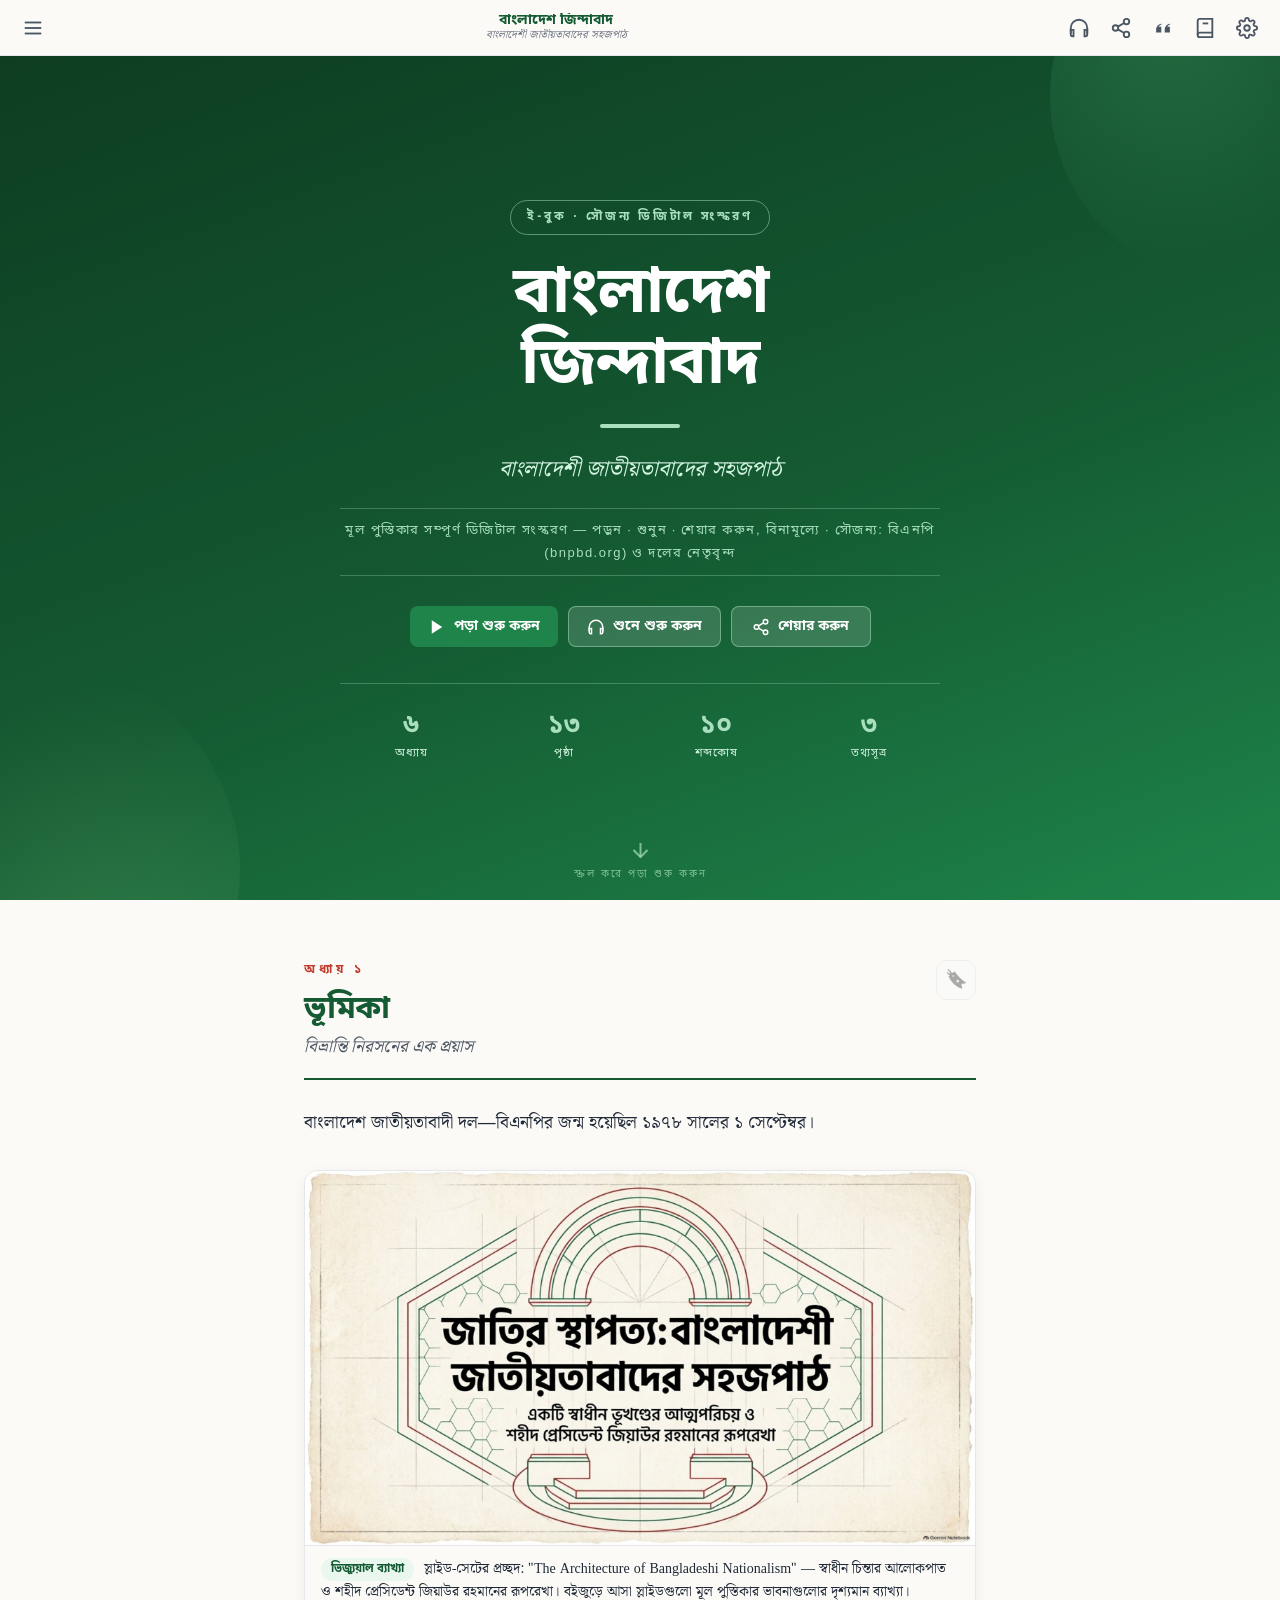
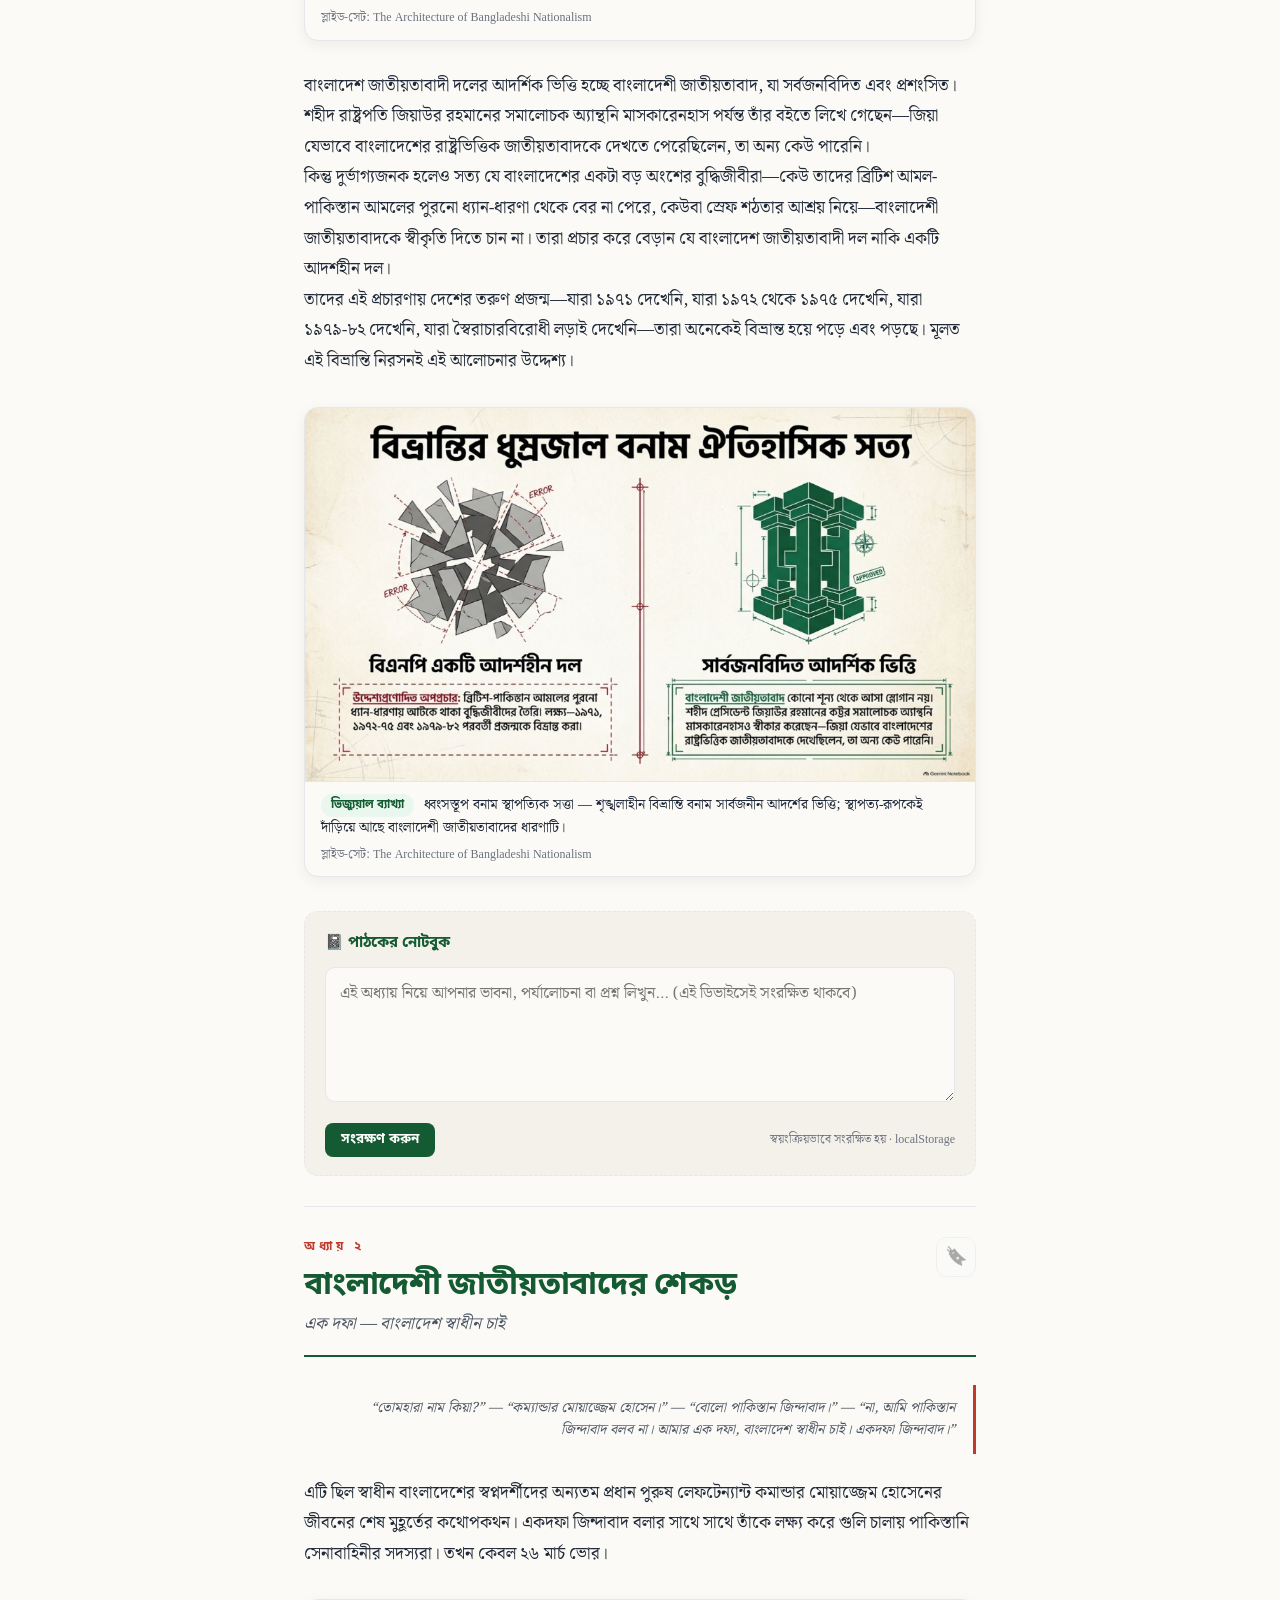
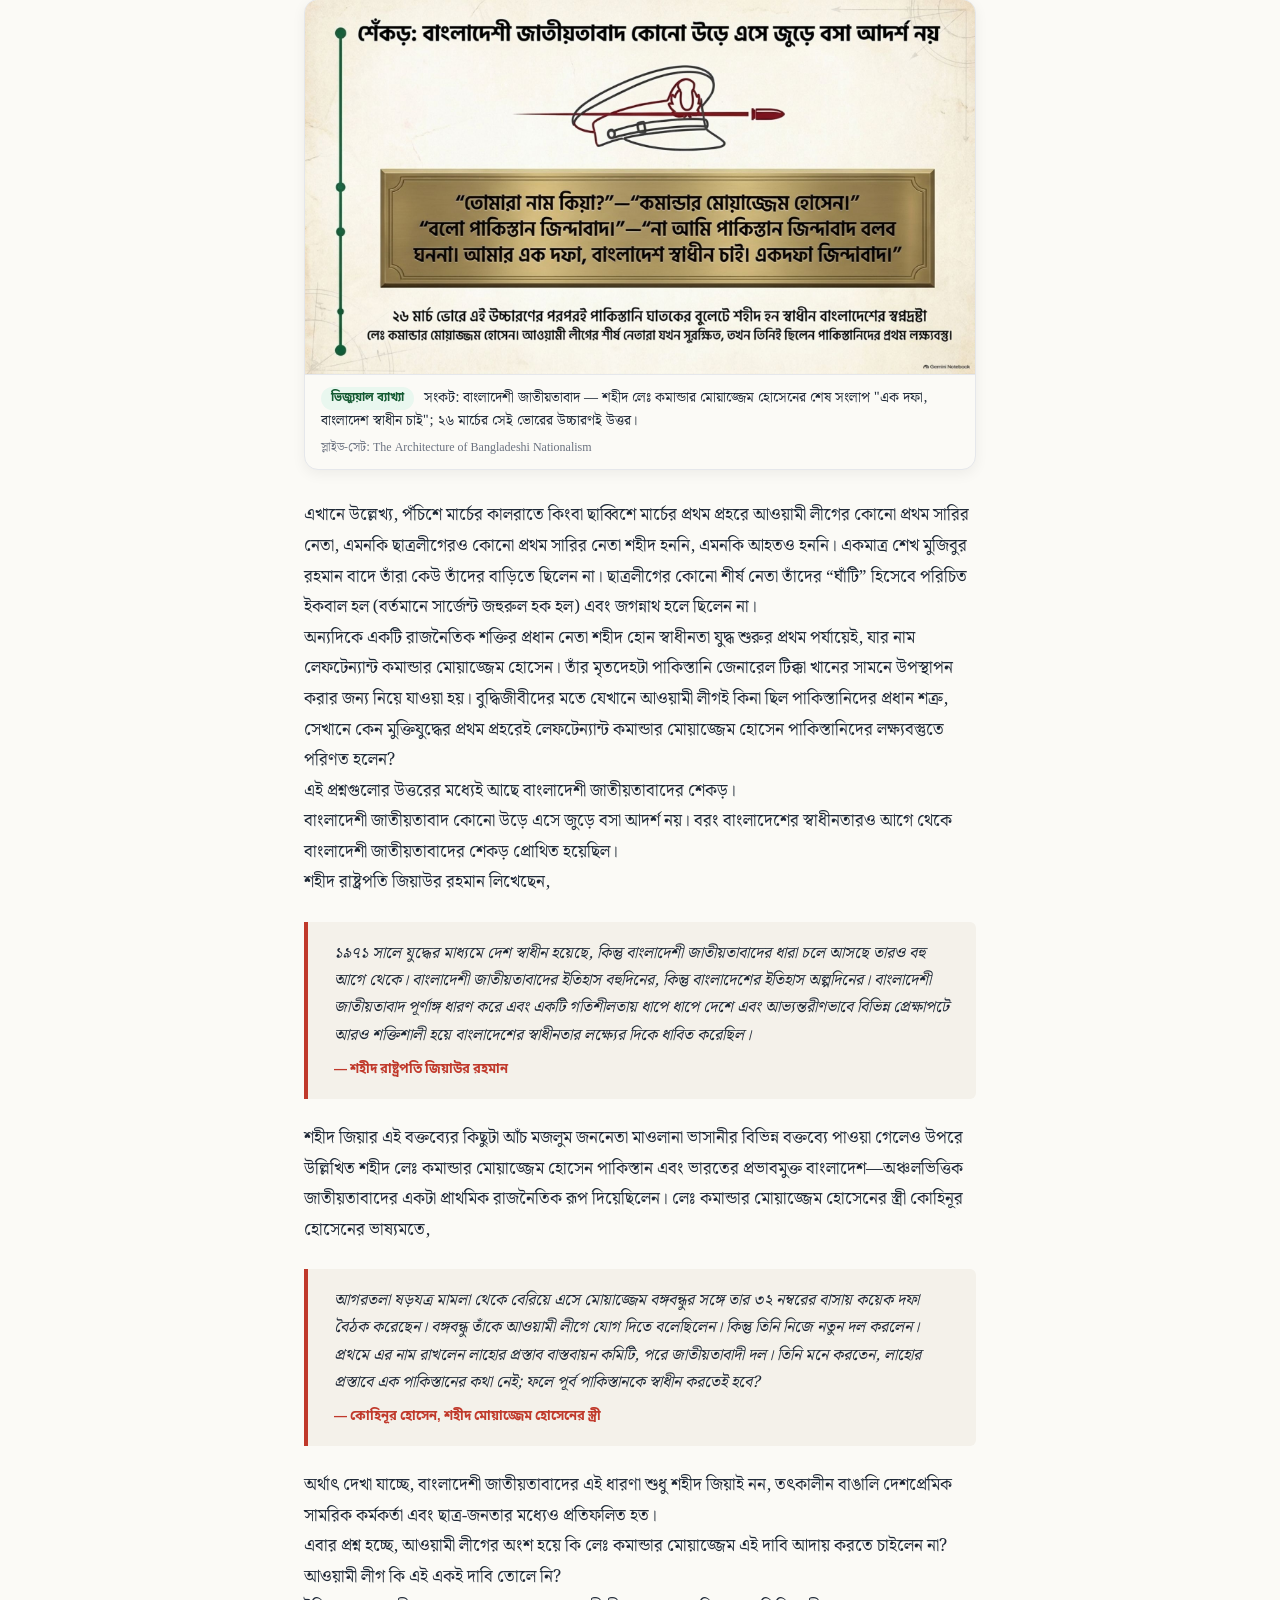
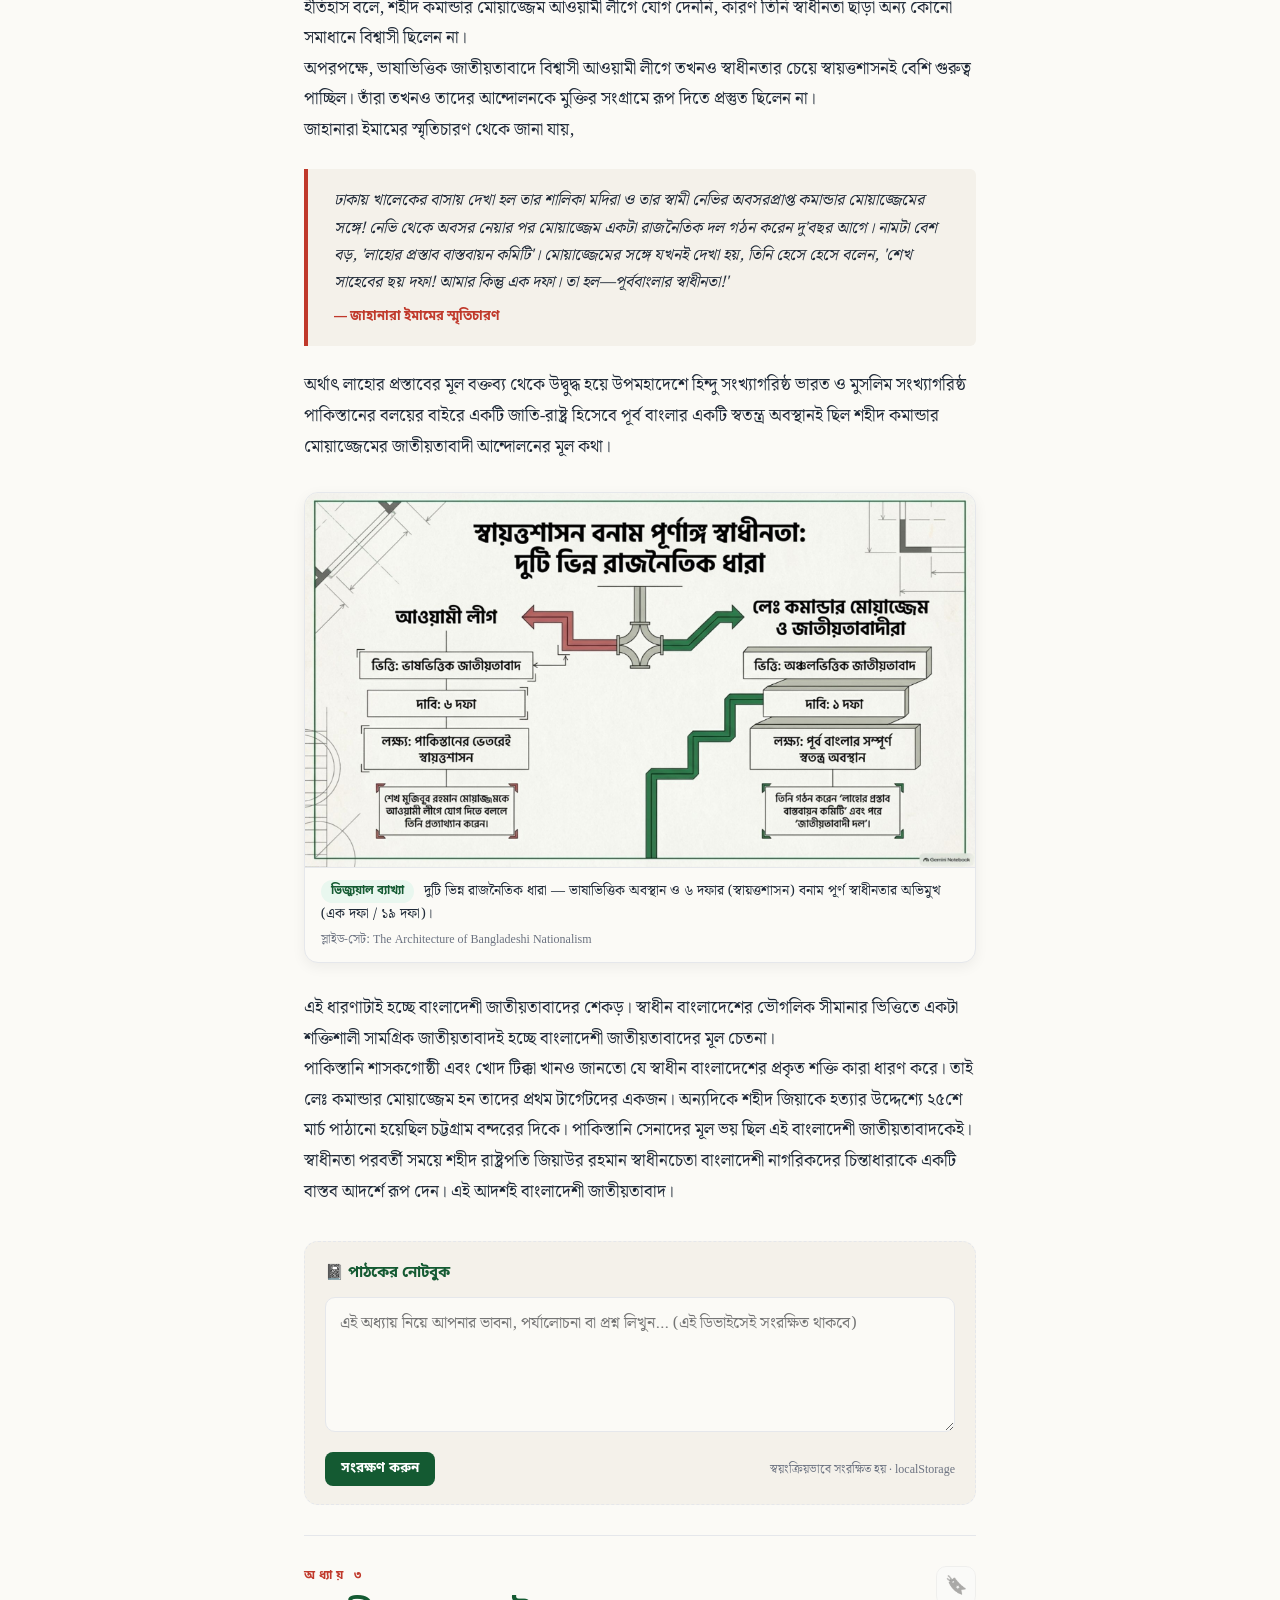
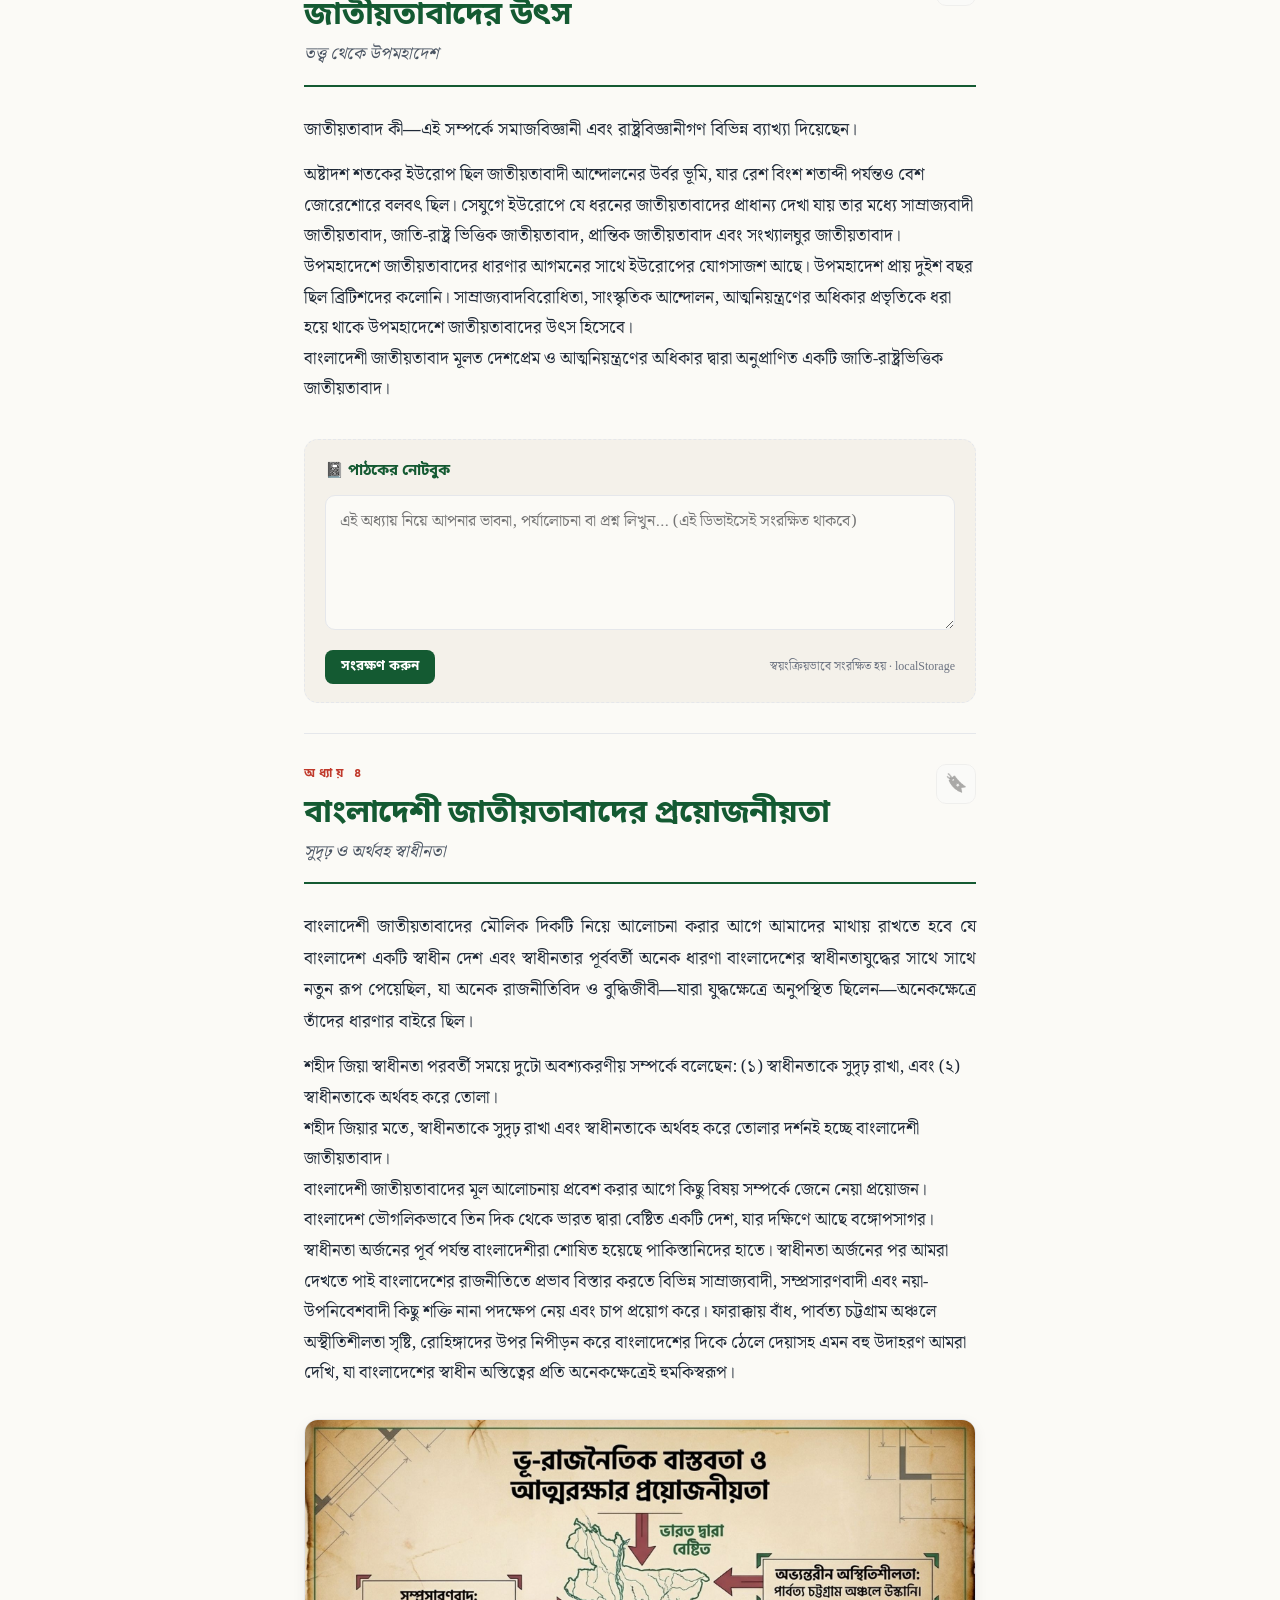
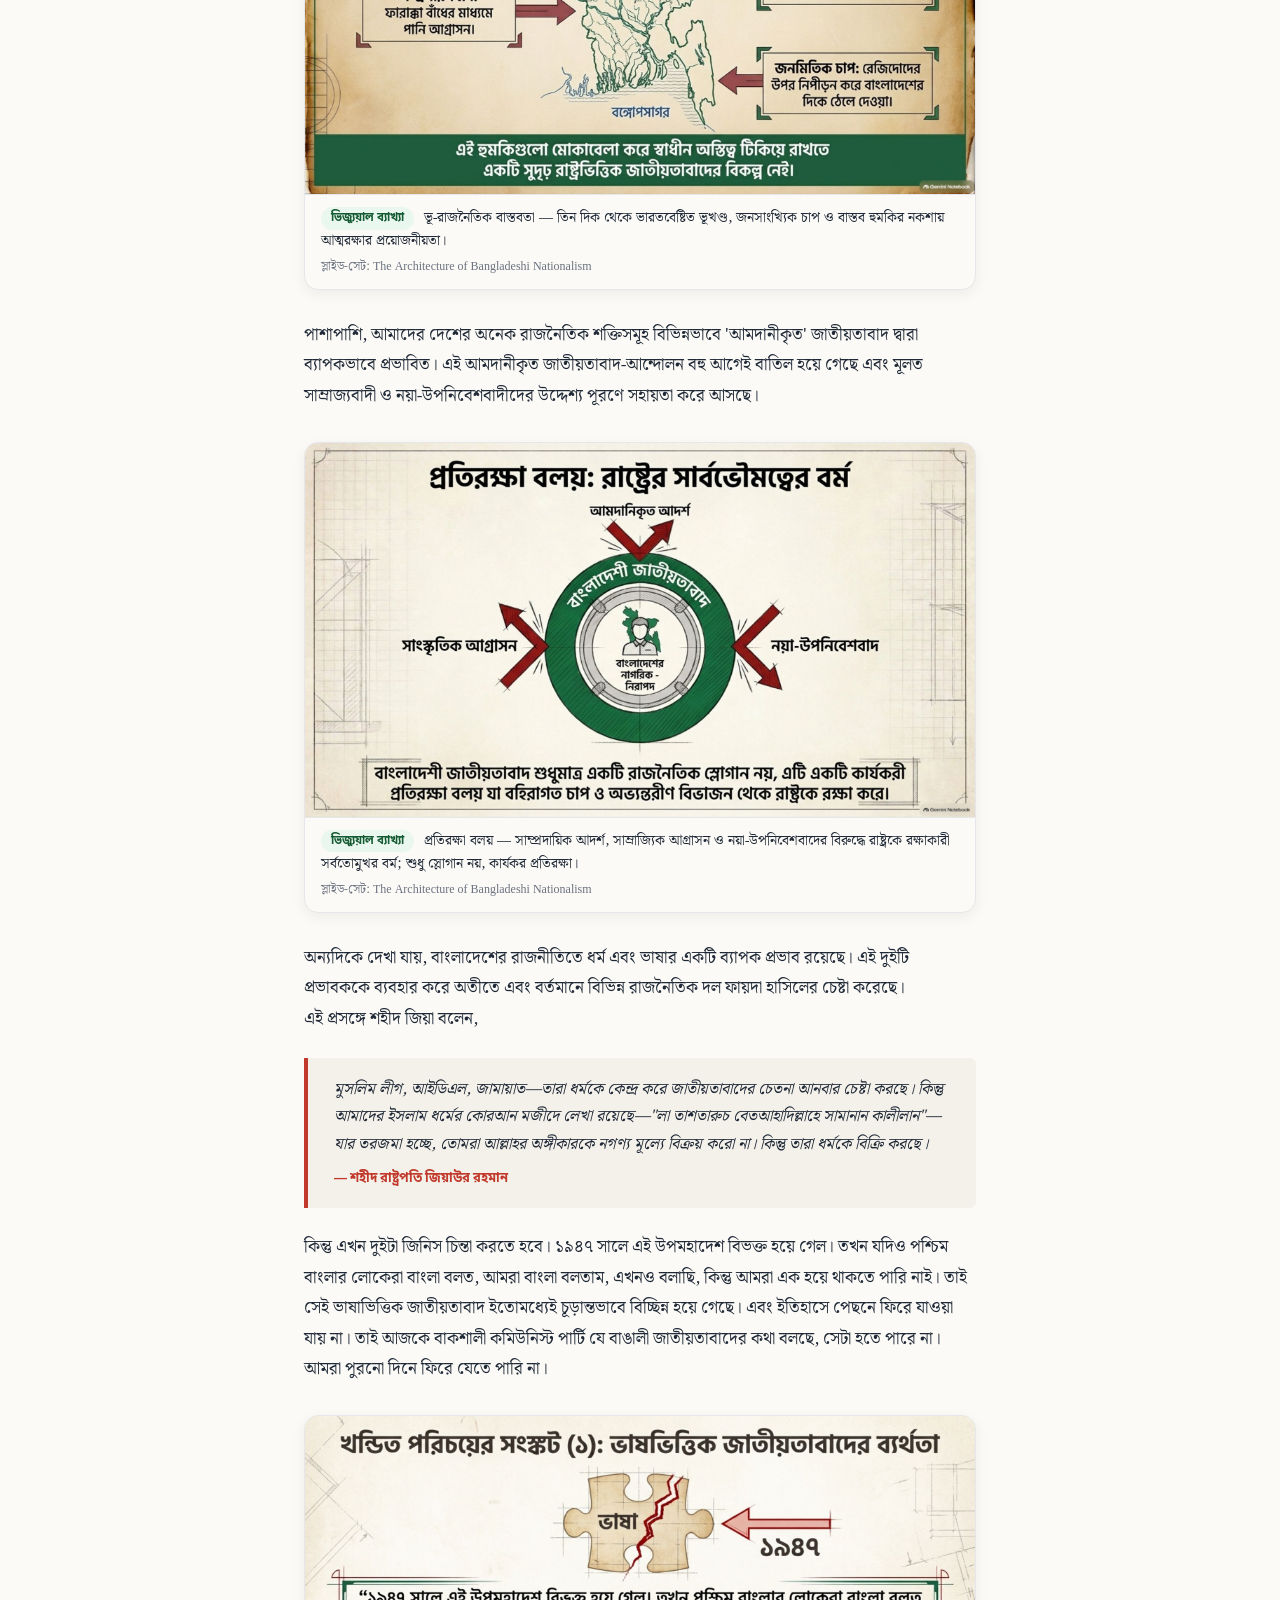
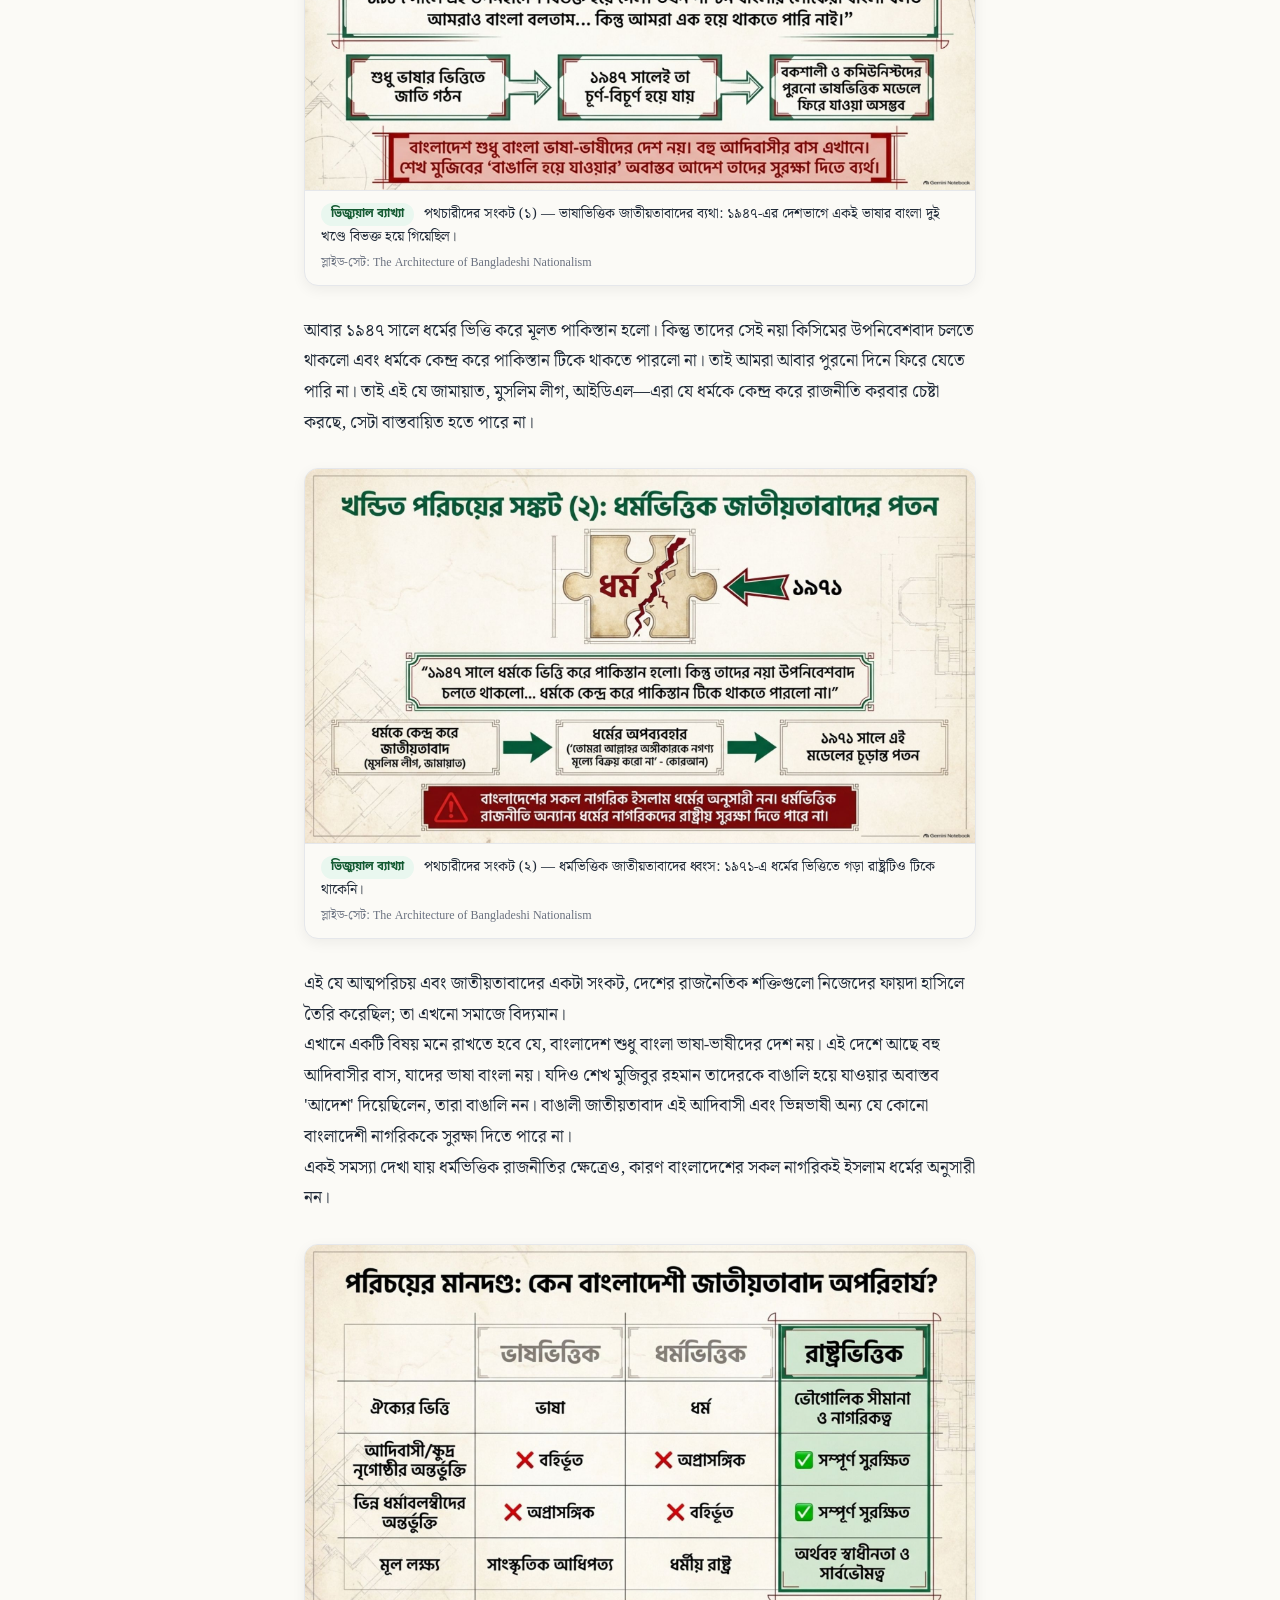
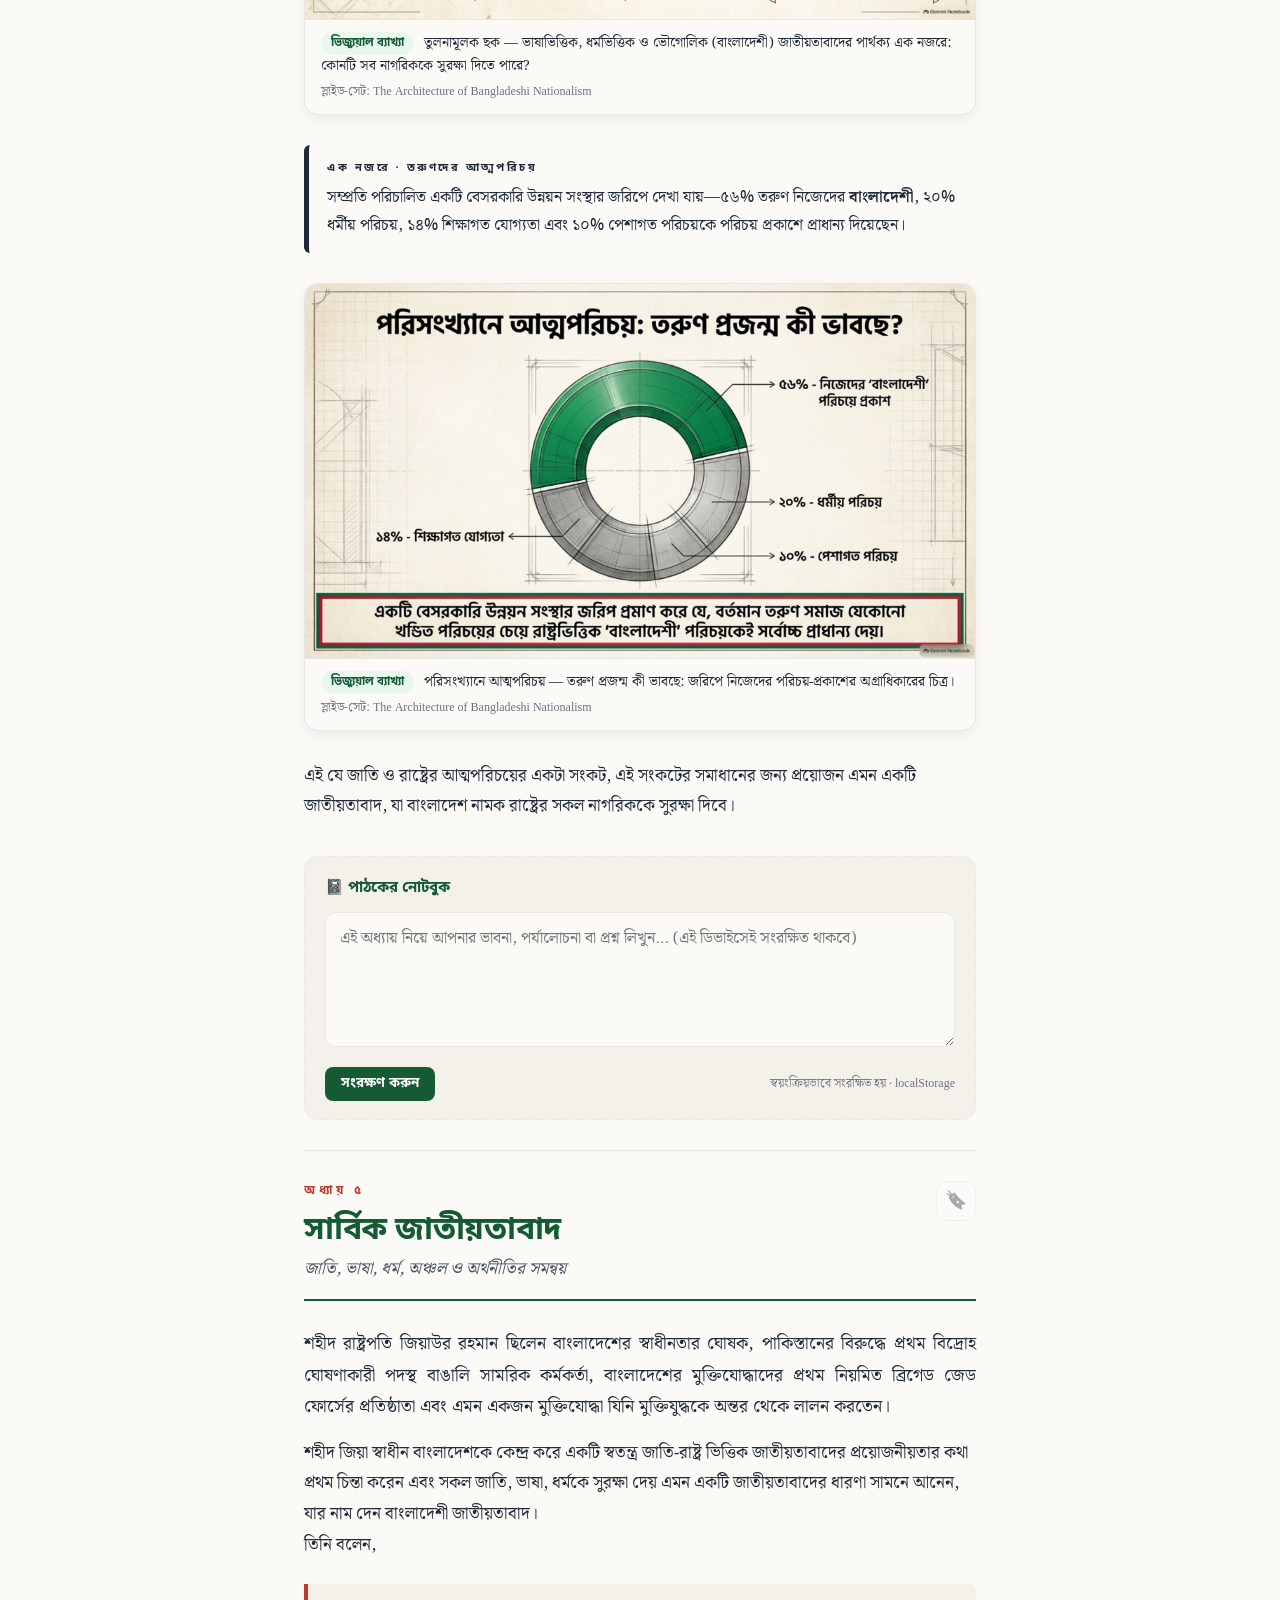
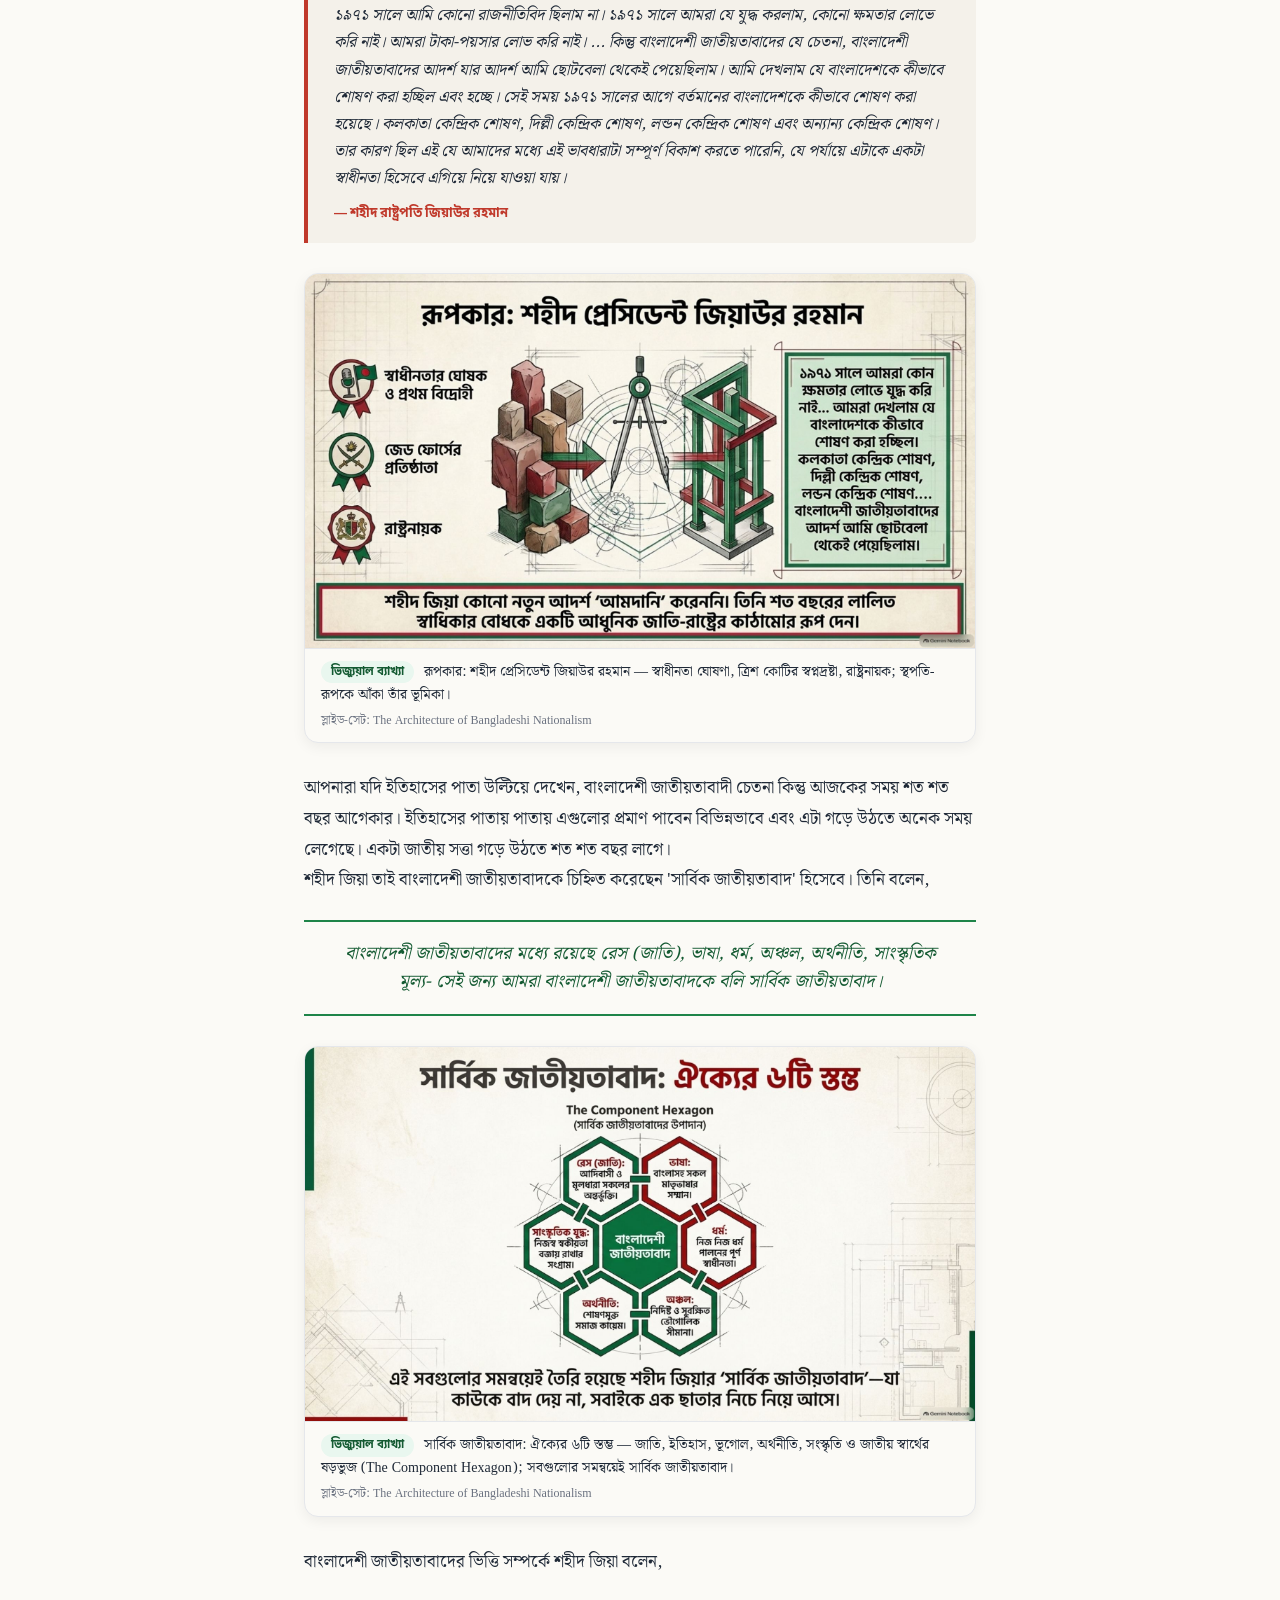
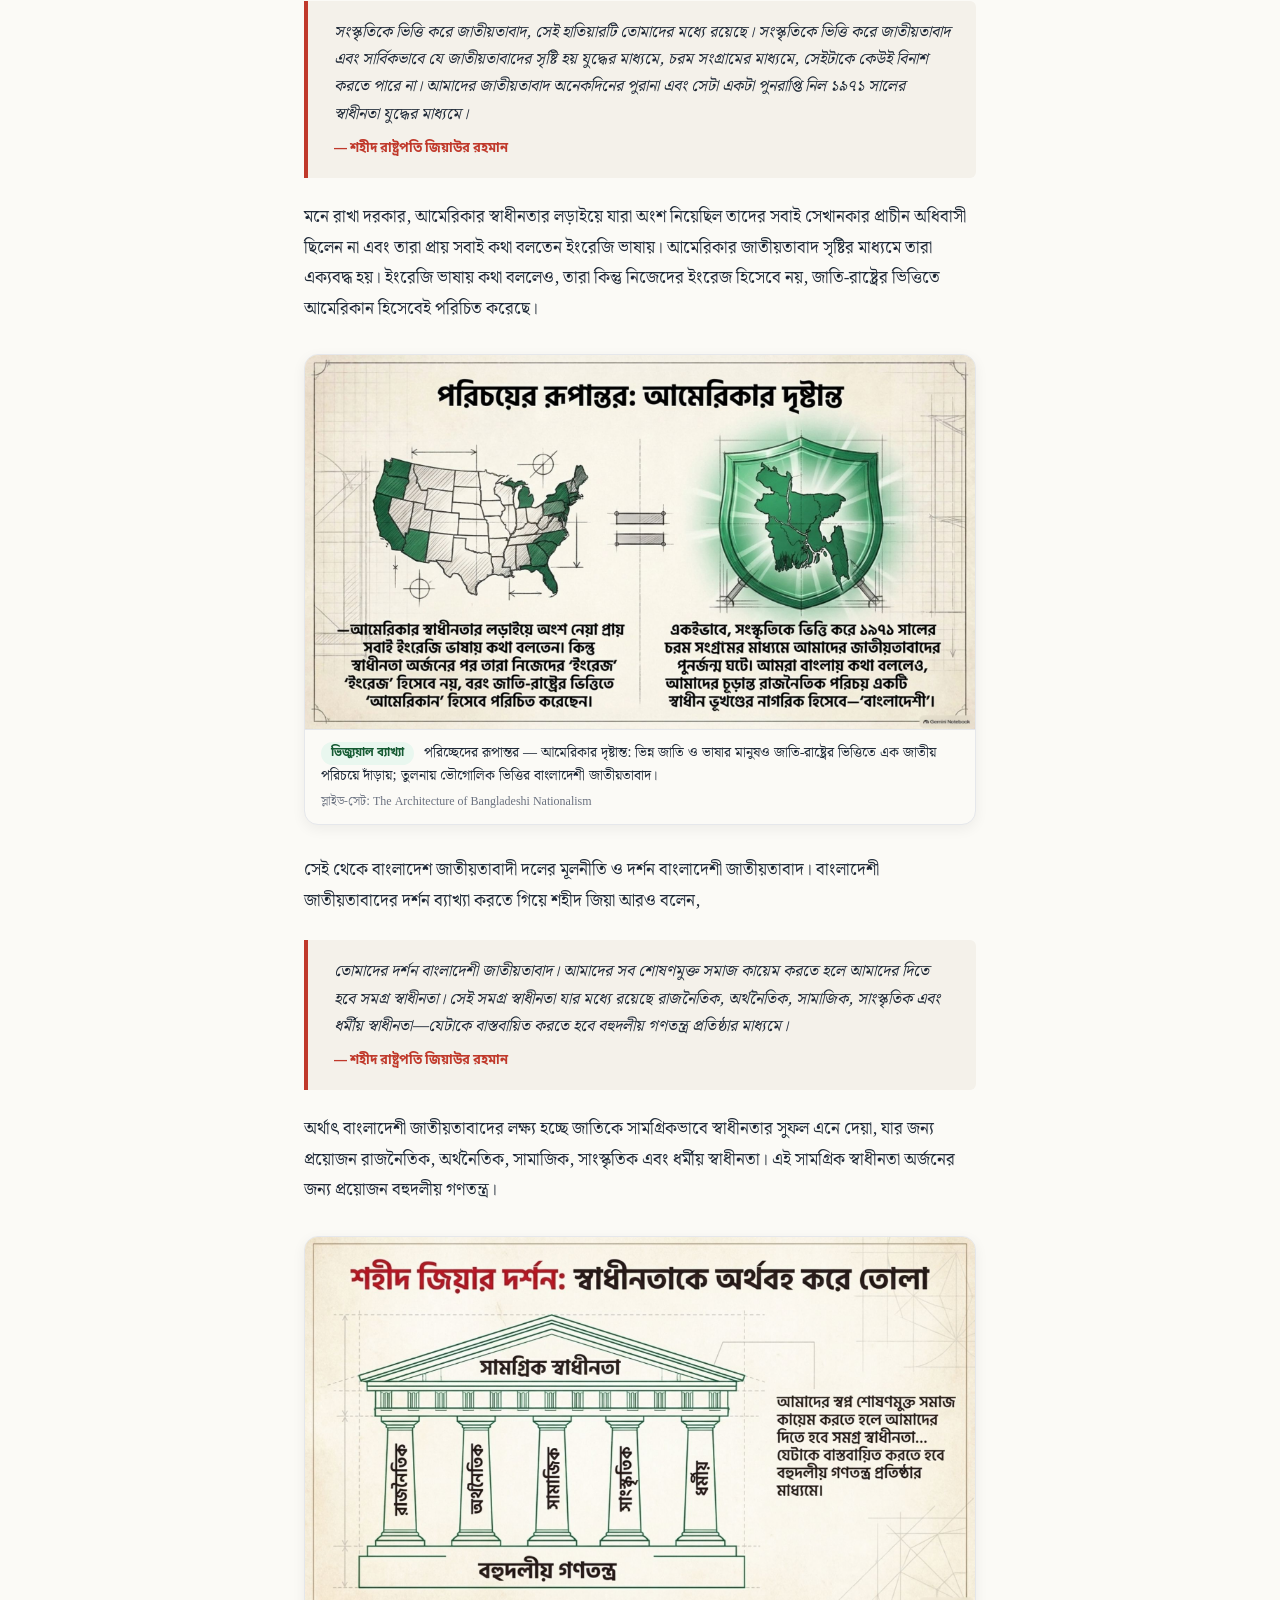
<file: index.html>
<!DOCTYPE html>
<html lang="bn">
<head>
<meta charset="UTF-8">
<meta name="viewport" content="width=device-width, initial-scale=1.0, viewport-fit=cover">

<!-- ============================================================
     বাংলাদেশ জিন্দাবাদ — বাংলাদেশী জাতীয়তাবাদের সহজপাঠ
     সৌজন্য ডিজিটাল সংস্করণ · Web Reader
     ============================================================ -->

<!-- Primary SEO -->
<title>বাংলাদেশ জিন্দাবাদ — মূল পুস্তিকার সৌজন্য ই-বুক সংস্করণ</title>
<meta name="title" content="বাংলাদেশ জিন্দাবাদ — মূল পুস্তিকার সৌজন্য ই-বুক সংস্করণ">
<meta name="description" content="মূল মুদ্রিত পুস্তিকা ‘বাংলাদেশ জিন্দাবাদ — বাংলাদেশী জাতীয়তাবাদের সহজপাঠ’ (৩য় সংস্করণ)-এর পাঠোপযোগী ই-বুক সংস্করণ। সৌজন্য ও কৃতজ্যতা: বাংলাদেশ জাতীয়তাবাদী দল (বিএনপি) — bnpbd.org ও দলের নেতৃবৃন্দ। স্বত্ব মূল লেখক ও প্রকাশকের।">
<meta name="keywords" content="বাংলাদেশ, বাংলাদেশী জাতীয়তাবাদ, বিএনপি, জিয়াউর রহমান, বাংলা ই-বুক, Bangladesh, Bangladeshi Nationalism">
<meta name="author" content="ই-বুক রূপান্তর: সৌজন্য ডিজিটাল উদ্যোগ · মূল পিডিএফ সৌজন্যে: বিএনপি (bnpbd.org) ও দলের নেতৃবৃন্দ · স্বত্ব মূল লেখক/প্রকাশকের">
<meta name="robots" content="index, follow">
<link rel="canonical" href="https://moniruzjaman.github.io/bangladesh-zindabad/">
<meta name="theme-color" content="#006A4E">

<!-- Open Graph / Facebook -->
<meta property="og:type" content="website">
<meta property="og:url" content="https://moniruzjaman.github.io/bangladesh-zindabad/">
<meta property="og:title" content="বাংলাদেশ জিন্দাবাদ — মূল পুস্তিকার সৌজন্য ই-বুক সংস্করণ">
<meta property="og:description" content="মূল মুদ্রিত পুস্তিকার পাঠোপযোগী ডিজিটাল সংস্করণ। সৌজন্য ও কৃতজ্যতা: বাংলাদেশ জাতীয়তাবাদী দল (বিএনপি) — bnpbd.org ও দলের নেতৃবৃন্দ। স্বত্ব মূল লেখক ও প্রকাশকের।">
<meta property="og:locale" content="bn_BD">
<meta property="og:image" content="https://moniruzjaman.github.io/bangladesh-zindabad/og-image.jpg">
<meta property="og:image:type" content="image/jpeg">
<meta property="og:image:width" content="1200">
<meta property="og:image:height" content="630">
<meta property="og:image:alt" content="বাংলাদেশ জিন্দাবাদ — মূল পুস্তিকার সৌজন্য ই-বুক">

<!-- Twitter -->
<meta name="twitter:card" content="summary_large_image">
<meta name="twitter:url" content="https://moniruzjaman.github.io/bangladesh-zindabad/">
<meta name="twitter:title" content="বাংলাদেশ জিন্দাবাদ — মূল পুস্তিকার সৌজন্য ই-বুক সংস্করণ">
<meta name="twitter:description" content="মূল মুদ্রিত পুস্তিকার পাঠোপযোগী ডিজিটাল সংস্করণ। সৌজন্য ও কৃতজ্যতা: বাংলাদেশ জাতীয়তাবাদী দল (বিএনপি) — bnpbd.org ও দলের নেতৃবৃন্দ। স্বত্ব মূল লেখক ও প্রকাশকের।">
<meta name="twitter:image" content="https://moniruzjaman.github.io/bangladesh-zindabad/og-image.jpg">
<meta name="twitter:image:alt" content="বাংলাদেশ জিন্দাবাদ — মূল পুস্তিকার সৌজন্য ই-বুক">

<!-- Messaging app favorites — large icon preview -->
<meta name="thumbnail" content="https://moniruzjaman.github.io/bangladesh-zindabad/og-image.jpg">
<link rel="image_src" href="https://moniruzjaman.github.io/bangladesh-zindabad/og-image.jpg">

<!-- iOS / Android app linking hints -->
<meta name="apple-mobile-web-app-capable" content="yes">
<meta name="apple-mobile-web-app-status-bar-style" content="black-translucent">
<meta name="apple-mobile-web-app-title" content="বাংলাদেশ জিন্দাবাদ">
<meta name="mobile-web-app-capable" content="yes">

<!-- Icons -->
<link rel="icon" type="image/png" href="favicon.png">
<link rel="apple-touch-icon" href="apple-touch-icon.png">
<link rel="manifest" href="manifest.webmanifest">

<!-- Fonts -->
<link rel="preload" href="assets/NotoSerifBengali-Regular.ttf" as="font" type="font/ttf" crossorigin>
<link rel="preload" href="assets/NotoSerifBengali-Bold.ttf" as="font" type="font/ttf" crossorigin>
<link rel="preload" href="assets/NotoSansBengali-Regular.ttf" as="font" type="font/ttf" crossorigin>
<link rel="preload" href="assets/NotoSansBengali-Bold.ttf" as="font" type="font/ttf" crossorigin>

<!-- Preconnect to social share targets for fast sharing -->
<link rel="preconnect" href="https://www.facebook.com">
<link rel="preconnect" href="https://web.whatsapp.com">
<link rel="preconnect" href="https://www.linkedin.com">
<link rel="preconnect" href="https://twitter.com">

<!-- CSS -->
<link rel="stylesheet" href="css/reader.css">
<link rel="stylesheet" href="css/extras.css">

<!-- ============================================================
     JSON-LD Structured Data — Book schema for Google/Rich Snippets
     ============================================================ -->
<script type="application/ld+json">
{
  "@context": "https://schema.org",
  "@type": "Book",
  "name": "বাংলাদেশ জিন্দাবাদ",
  "alternateName": "Bangladesh Zindabad",
  "subtitle": "বাংলাদেশী জাতীয়তাবাদের সহজপাঠ",
  "inLanguage": "bn-BD",
  "publisher": {
    "@type": "Organization",
    "name": "সৌজন্য ই-বুক রূপান্তর (ডিজিটাল পাঠ-উদ্যোগ)"
  },
  "bookFormat": "https://schema.org/EBook",
  "genre": ["রাজনীতি", "জাতীয়তাবাদ", "ইতিহাস"],
  "keywords": "বাংলাদেশ, বাংলাদেশী জাতীয়তাবাদ, বিএনপি, জিয়াউর রহমান, বাংলা ই-বুক",
  "description": "মূল মুদ্রিত পুস্তিকার (৩য় সংস্করণ) পাঠোপযোগী ই-বুক সংস্করণ। ৬টি অধ্যায়, শব্দকোষ ও তথ্যসূত্রসহ। মূল পাঠ্যের স্বত্ব লেখক ও প্রকাশকের। সৌজন্য ও কৃতজ্যতা: বাংলাদেশ জাতীয়তাবাদী দল (বিএনপি) — bnpbd.org ও দলের নেতৃবৃন্দ।",
  "copyrightHolder": {
    "@type": "Organization",
    "name": "মূল পুস্তিকার লেখক ও প্রকাশক (পুস্তিকায় নাম অমুদ্রিত)"
  },
  "isBasedOn": "https://api.bnpbd.org/api/upload/files/bangladesh-zindabad-3ed6db.pdf",
  "image": "https://moniruzjaman.github.io/bangladesh-zindabad/og-image.jpg",
  "url": "https://moniruzjaman.github.io/bangladesh-zindabad/",
  "numberOfPages": 13,
  "tableOfContents": {
    "@type": "ItemList",
    "itemListElement": [
      {"@type": "ListItem", "position": 1, "name": "ভূমিকা"},
      {"@type": "ListItem", "position": 2, "name": "বাংলাদেশী জাতীয়তাবাদের শেকড়"},
      {"@type": "ListItem", "position": 3, "name": "জাতীয়তাবাদের উৎস"},
      {"@type": "ListItem", "position": 4, "name": "বাংলাদেশী জাতীয়তাবাদের প্রয়োজনীয়তা"},
      {"@type": "ListItem", "position": 5, "name": "সার্বিক জাতীয়তাবাদ"},
      {"@type": "ListItem", "position": 6, "name": "উপসংহার"}
    ]
  }
}
</script>

<script type="application/ld+json">
{
  "@context": "https://schema.org",
  "@type": "WebSite",
  "name": "বাংলাদেশ জিন্দাবাদ — মূল পুস্তিকার সৌজন্য ই-বুক সংস্করণ",
  "url": "https://moniruzjaman.github.io/bangladesh-zindabad/",
  "inLanguage": "bn-BD"
}
</script>
</head>
<body>

<!-- ============================================================
     READING PROGRESS BAR
     ============================================================ -->
<div class="progress-bar" id="progressBar"></div>

<!-- ============================================================
     TOP NAV BAR
     ============================================================ -->
<header class="topbar" id="topbar">
  <button class="icon-btn" id="btnToc" aria-label="সূচিপত্র">
    <svg width="22" height="22" viewBox="0 0 24 24" fill="none" stroke="currentColor" stroke-width="2"><line x1="3" y1="6" x2="21" y2="6"/><line x1="3" y1="12" x2="21" y2="12"/><line x1="3" y1="18" x2="21" y2="18"/></svg>
  </button>
  <div class="topbar-title">
    <span class="topbar-title-main">বাংলাদেশ জিন্দাবাদ</span>
    <span class="topbar-title-sub" id="topbarChapter">বাংলাদেশী জাতীয়তাবাদের সহজপাঠ</span>
  </div>
  <div class="topbar-actions">
    <button class="icon-btn" id="btnAudio" aria-label="শুনুন" title="এই অধ্যায় শুনুন">
      <svg width="22" height="22" viewBox="0 0 24 24" fill="none" stroke="currentColor" stroke-width="2"><path d="M3 18v-6a9 9 0 0 1 18 0v6"/><path d="M21 19a2 2 0 0 1-2 2h-1v-7h3v5zM3 19a2 2 0 0 0 2 2h1v-7H3v5z"/></svg>
    </button>
    <button class="icon-btn" id="btnShare" aria-label="শেয়ার করুন" title="শেয়ার করুন">
      <svg width="22" height="22" viewBox="0 0 24 24" fill="none" stroke="currentColor" stroke-width="2"><circle cx="18" cy="5" r="3"/><circle cx="6" cy="12" r="3"/><circle cx="18" cy="19" r="3"/><line x1="8.59" y1="13.51" x2="15.42" y2="17.49"/><line x1="15.41" y1="6.51" x2="8.59" y2="10.49"/></svg>
    </button>
    <button class="icon-btn" id="btnQuote" aria-label="উক্তি কার্ড" title="উক্তি কার্ড তৈরি করুন">
      <svg width="22" height="22" viewBox="0 0 24 24" fill="currentColor"><path d="M10.1 7.3c-3.2.5-5.6 3.2-5.6 6.6V17h5.6v-6.4H7.3c.6-1.4 1.8-2.4 3.3-2.8l-.5-.5zm9.4 0c-3.2.5-5.6 3.2-5.6 6.6V17h5.6v-6.4h-2.8c.6-1.4 1.8-2.4 3.3-2.8l-.5-.5z"/></svg>
    </button>
    <button class="icon-btn" id="btnJournal" aria-label="পাঠকের নোটবুক" title="পাঠকের নোটবুক ও বুকমার্ক">
      <svg width="22" height="22" viewBox="0 0 24 24" fill="none" stroke="currentColor" stroke-width="2"><path d="M4 19.5A2.5 2.5 0 0 1 6.5 17H20"/><path d="M6.5 2H20v20H6.5A2.5 2.5 0 0 1 4 19.5v-15A2.5 2.5 0 0 1 6.5 2z"/><line x1="9.5" y1="7" x2="15.5" y2="7"/></svg>
    </button>
    <button class="icon-btn" id="btnSettings" aria-label="সেটিংস" title="পড়ার সেটিংস">
      <svg width="22" height="22" viewBox="0 0 24 24" fill="none" stroke="currentColor" stroke-width="2"><circle cx="12" cy="12" r="3"/><path d="M19.4 15a1.65 1.65 0 0 0 .33 1.82l.06.06a2 2 0 0 1 0 2.83 2 2 0 0 1-2.83 0l-.06-.06a1.65 1.65 0 0 0-1.82-.33 1.65 1.65 0 0 0-1 1.51V21a2 2 0 0 1-4 0v-.09A1.65 1.65 0 0 0 9 19.4a1.65 1.65 0 0 0-1.82.33l-.06.06a2 2 0 0 1-2.83 0 2 2 0 0 1 0-2.83l.06-.06a1.65 1.65 0 0 0 .33-1.82 1.65 1.65 0 0 0-1.51-1H3a2 2 0 0 1 0-4h.09A1.65 1.65 0 0 0 4.6 9a1.65 1.65 0 0 0-.33-1.82l-.06-.06a2 2 0 0 1 0-2.83 2 2 0 0 1 2.83 0l.06.06a1.65 1.65 0 0 0 1.82.33H9a1.65 1.65 0 0 0 1-1.51V3a2 2 0 0 1 4 0v.09a1.65 1.65 0 0 0 1 1.51 1.65 1.65 0 0 0 1.82-.33l.06-.06a2 2 0 0 1 2.83 0 2 2 0 0 1 0 2.83l-.06.06a1.65 1.65 0 0 0-.33 1.82V9a1.65 1.65 0 0 0 1.51 1H21a2 2 0 0 1 0 4h-.09a1.65 1.65 0 0 0-1.51 1z"/></svg>
    </button>
  </div>
</header>

<!-- ============================================================
     TOC SIDEBAR (slide-in from left)
     ============================================================ -->
<aside class="toc-sidebar" id="tocSidebar">
  <div class="toc-sidebar-header">
    <h2 class="toc-sidebar-title">সূচিপত্র</h2>
    <button class="icon-btn toc-close" id="btnCloseToc" aria-label="বন্ধ করুন">
      <svg width="20" height="20" viewBox="0 0 24 24" fill="none" stroke="currentColor" stroke-width="2"><line x1="18" y1="6" x2="6" y2="18"/><line x1="6" y1="6" x2="18" y2="18"/></svg>
    </button>
  </div>
  <nav class="toc-nav" id="tocNav">
    <!-- Populated by JS -->
  </nav>
  <div class="toc-sidebar-foot">
    <button class="btn-primary btn-start" id="btnStartReading">পড়া শুরু করুন</button>
  </div>
</aside>
<div class="toc-overlay" id="tocOverlay"></div>

<!-- ============================================================
     SETTINGS PANEL (slide-in from right)
     ============================================================ -->
<aside class="settings-panel" id="settingsPanel">
  <div class="settings-header">
    <h2 class="settings-title">পড়ার সেটিংস</h2>
    <button class="icon-btn settings-close" id="btnCloseSettings" aria-label="বন্ধ করুন">
      <svg width="20" height="20" viewBox="0 0 24 24" fill="none" stroke="currentColor" stroke-width="2"><line x1="18" y1="6" x2="6" y2="18"/><line x1="6" y1="6" x2="18" y2="18"/></svg>
    </button>
  </div>

  <div class="settings-section">
    <label class="settings-label">ফন্টের আকার</label>
    <div class="settings-row">
      <button class="icon-btn" id="btnFontDec" aria-label="আকার কমান">−</button>
      <input type="range" min="14" max="24" value="17" id="fontSizeRange" class="settings-range">
      <button class="icon-btn" id="btnFontInc" aria-label="আকার বাড়ান">+</button>
      <span class="settings-value" id="fontSizeValue">17px</span>
    </div>
  </div>

  <div class="settings-section">
    <label class="settings-label">লাইনের উচ্চতা</label>
    <div class="settings-row">
      <input type="range" min="140" max="220" value="180" id="lineHeightRange" class="settings-range">
      <span class="settings-value" id="lineHeightValue">1.8</span>
    </div>
  </div>

  <div class="settings-section">
    <label class="settings-label">পড়ার থিম</label>
    <div class="theme-grid">
      <button class="theme-btn theme-day active" data-theme="day">
        <span class="theme-swatch theme-swatch-day"></span>
        <span>দিন</span>
      </button>
      <button class="theme-btn theme-sepia" data-theme="sepia">
        <span class="theme-swatch theme-swatch-sepia"></span>
        <span>সেপিয়া</span>
      </button>
      <button class="theme-btn theme-night" data-theme="night">
        <span class="theme-swatch theme-swatch-night"></span>
        <span>রাত</span>
      </button>
    </div>
  </div>

  <div class="settings-section">
    <label class="settings-label">ফন্ট পরিবার</label>
    <div class="font-grid">
      <button class="font-btn active" data-font="serif">সেরিফ (Noto Serif Bengali)</button>
      <button class="font-btn" data-font="sans">স্যান্স (Noto Sans Bengali)</button>
    </div>
  </div>
</aside>
<div class="settings-overlay" id="settingsOverlay"></div>

<!-- ============================================================
     AUDIO PLAYER BAR (when narrating)
     ============================================================ -->
<div class="audio-bar" id="audioBar">
  <button class="audio-btn audio-play" id="audioPlay" aria-label="চালান / থামান">
    <svg width="20" height="20" viewBox="0 0 24 24" fill="currentColor" id="audioPlayIcon"><polygon points="5 3 19 12 5 21 5 3"/></svg>
  </button>
  <div class="audio-info">
    <div class="audio-title" id="audioTitle">এই অধ্যায় শুনুন</div>
    <div class="audio-progress" id="audioProgress">
      <div class="audio-progress-fill" id="audioProgressFill"></div>
    </div>
  </div>
  <button class="audio-btn" id="audioStop" aria-label="বন্ধ করুন">
    <svg width="18" height="18" viewBox="0 0 24 24" fill="currentColor"><rect x="5" y="5" width="14" height="14"/></svg>
  </button>
  <select class="audio-speed" id="audioSpeed" aria-label="গতি">
    <option value="0.75">০.৭৫×</option>
    <option value="1" selected>১×</option>
    <option value="1.25">১.২৫×</option>
    <option value="1.5">১.৫×</option>
    <option value="2">২×</option>
  </select>
</div>

<!-- ============================================================
     SHARE MODAL
     ============================================================ -->
<div class="share-modal" id="shareModal">
  <div class="share-modal-content">
    <div class="share-modal-header">
      <h2 class="share-modal-title">শেয়ার করুন</h2>
      <button class="icon-btn share-close" id="btnCloseShare" aria-label="বন্ধ করুন">
        <svg width="20" height="20" viewBox="0 0 24 24" fill="none" stroke="currentColor" stroke-width="2"><line x1="18" y1="6" x2="6" y2="18"/><line x1="6" y1="6" x2="18" y2="18"/></svg>
      </button>
    </div>

    <div class="share-preview">
      <img src="og-image.jpg" alt="প্রিভিউ" class="share-preview-img">
      <div class="share-preview-text">
        <div class="share-preview-title">বাংলাদেশ জিন্দাবাদ — মূল পুস্তিকার সৌজন্য ই-বুক সংস্করণ</div>
        <div class="share-preview-desc">মূল মুদ্রিত পুস্তিকার ডিজিটাল সংস্করণ। সৌজন্য: বিএনপি (bnpbd.org) ও দলের নেতৃবৃন্দ · মূল পিডিএফ bnpbd.org-এ।</div>
        <div class="share-preview-url">moniruzjaman.github.io</div>
      </div>
    </div>

    <div class="share-grid">
      <button class="share-btn share-whatsapp" data-share="whatsapp">
        <svg viewBox="0 0 24 24" width="28" height="28" fill="currentColor"><path d="M17.472 14.382c-.297-.149-1.758-.867-2.03-.967-.273-.099-.471-.148-.67.15-.197.297-.767.966-.94 1.164-.173.199-.347.223-.644.075-.297-.15-1.255-.463-2.39-1.475-.883-.788-1.48-1.761-1.653-2.059-.173-.297-.018-.458.13-.606.134-.133.298-.347.446-.52.149-.174.198-.298.298-.497.099-.198.05-.371-.025-.52-.075-.149-.669-1.612-.916-2.207-.242-.579-.487-.5-.669-.51-.173-.008-.371-.01-.57-.01-.198 0-.52.074-.792.372-.272.297-1.04 1.016-1.04 2.479 0 1.462 1.065 2.875 1.213 3.074.149.198 2.096 3.2 5.077 4.487.709.306 1.262.489 1.694.625.712.227 1.36.195 1.872.118.571-.085 1.758-.719 2.006-1.413.248-.694.248-1.289.173-1.413-.074-.124-.272-.198-.57-.347m-5.421 7.403h-.004a9.87 9.87 0 0 1-5.031-1.378l-.361-.214-3.741.982.998-3.648-.235-.374a9.86 9.86 0 0 1-1.51-5.26c.001-5.45 4.436-9.884 9.888-9.884 2.64 0 5.122 1.03 6.988 2.898a9.825 9.825 0 0 1 2.893 6.994c-.003 5.45-4.437 9.884-9.885 9.884m8.413-18.297A11.815 11.815 0 0 0 12.05 0C5.495 0 .16 5.335.157 11.892c0 2.096.547 4.142 1.588 5.945L.057 24l6.305-1.654a11.882 11.882 0 0 0 5.683 1.448h.005c6.554 0 11.89-5.335 11.893-11.893a11.821 11.821 0 0 0-3.48-8.413Z"/></svg>
        <span>WhatsApp</span>
      </button>
      <button class="share-btn share-messenger" data-share="messenger">
        <svg viewBox="0 0 24 24" width="28" height="28" fill="currentColor"><path d="M12 0C5.373 0 0 4.974 0 11.111c0 3.498 1.744 6.614 4.469 8.652V24l4.088-2.242c1.092.301 2.246.464 3.443.464 6.627 0 12-4.975 12-11.111S18.627 0 12 0zm1.191 14.963l-3.055-3.26-5.963 3.26L10.733 8l3.131 3.259L19.752 8l-6.561 6.963z"/></svg>
        <span>Messenger</span>
      </button>
      <button class="share-btn share-facebook" data-share="facebook">
        <svg viewBox="0 0 24 24" width="28" height="28" fill="currentColor"><path d="M24 12.073c0-6.627-5.373-12-12-12s-12 5.373-12 12c0 5.99 4.388 10.954 10.125 11.854v-8.385H7.078v-3.47h3.047V9.43c0-3.007 1.792-4.669 4.533-4.669 1.312 0 2.686.235 2.686.235v2.953H15.83c-1.491 0-1.956.925-1.956 1.874v2.25h3.328l-.532 3.47h-2.796v8.385C19.612 23.027 24 18.062 24 12.073z"/></svg>
        <span>Facebook</span>
      </button>
      <button class="share-btn share-linkedin" data-share="linkedin">
        <svg viewBox="0 0 24 24" width="28" height="28" fill="currentColor"><path d="M20.447 20.452h-3.554v-5.569c0-1.328-.027-3.037-1.852-3.037-1.853 0-2.136 1.445-2.136 2.939v5.667H9.351V9h3.414v1.561h.046c.477-.9 1.637-1.85 3.37-1.85 3.601 0 4.267 2.37 4.267 5.455v6.286zM5.337 7.433c-1.144 0-2.063-.926-2.063-2.065 0-1.138.92-2.063 2.063-2.063 1.14 0 2.064.925 2.064 2.063 0 1.139-.925 2.065-2.064 2.065zm1.782 13.019H3.555V9h3.564v11.452zM22.225 0H1.771C.792 0 0 .774 0 1.729v20.542C0 23.227.792 24 1.771 24h20.451C23.2 24 24 23.227 24 22.271V1.729C24 .774 23.2 0 22.222 0h.003z"/></svg>
        <span>LinkedIn</span>
      </button>
      <button class="share-btn share-twitter" data-share="twitter">
        <svg viewBox="0 0 24 24" width="28" height="28" fill="currentColor"><path d="M18.244 2.25h3.308l-7.227 8.26 8.502 11.24H16.17l-5.214-6.817L4.99 21.75H1.68l7.73-8.835L1.254 2.25H8.08l4.713 6.231zm-1.161 17.52h1.833L7.084 4.126H5.117z"/></svg>
        <span>X / Twitter</span>
      </button>
      <button class="share-btn share-email" data-share="email">
        <svg viewBox="0 0 24 24" width="28" height="28" fill="none" stroke="currentColor" stroke-width="2"><path d="M4 4h16c1.1 0 2 .9 2 2v12c0 1.1-.9 2-2 2H4c-1.1 0-2-.9-2-2V6c0-1.1.9-2 2-2z"/><polyline points="22,6 12,13 2,6"/></svg>
        <span>ইমেইল</span>
      </button>
      <button class="share-btn share-telegram" data-share="telegram">
        <svg viewBox="0 0 24 24" width="28" height="28" fill="currentColor"><path d="M11.944 0A12 12 0 0 0 0 12a12 12 0 0 0 12 12 12 12 0 0 0 12-12A12 12 0 0 0 12 0a12 12 0 0 0-.056 0zm4.962 7.224c.1-.002.321.023.465.14a.506.506 0 0 1 .171.325c.016.093.036.306.02.472-.18 1.898-.962 6.502-1.36 8.627-.168.9-.499 1.201-.82 1.23-.696.065-1.225-.46-1.9-.902-1.056-.693-1.653-1.124-2.678-1.8-1.185-.78-.417-1.21.258-1.91.177-.184 3.247-2.977 3.307-3.23.007-.032.014-.15-.056-.212s-.174-.041-.249-.024c-.106.024-1.793 1.14-5.061 3.345-.48.33-.913.49-1.302.48-.428-.008-1.252-.241-1.865-.44-.752-.245-1.349-.374-1.297-.789.027-.216.325-.437.893-.663 3.498-1.524 5.83-2.529 6.998-3.014 3.332-1.386 4.025-1.627 4.476-1.635z"/></svg>
        <span>Telegram</span>
      </button>
      <button class="share-btn share-copy" data-share="copy">
        <svg viewBox="0 0 24 24" width="28" height="28" fill="none" stroke="currentColor" stroke-width="2"><rect x="9" y="9" width="13" height="13" rx="2" ry="2"/><path d="M5 15H4a2 2 0 0 1-2-2V4a2 2 0 0 1 2-2h9a2 2 0 0 1 2 2v1"/></svg>
        <span>লিঙ্ক কপি</span>
      </button>
      <button class="share-btn share-native" data-share="native" id="btnNativeShare">
        <svg viewBox="0 0 24 24" width="28" height="28" fill="none" stroke="currentColor" stroke-width="2"><path d="M4 12v8a2 2 0 0 0 2 2h12a2 2 0 0 0 2-2v-8"/><polyline points="16 6 12 2 8 6"/><line x1="12" y1="2" x2="12" y2="15"/></svg>
        <span>আরও...</span>
      </button>
    </div>

    <div class="share-link-box">
      <input type="text" id="shareLinkInput" readonly>
      <button class="btn-secondary" id="btnCopyLink">কপি</button>
    </div>

    <div class="share-foot-note">
      প্রতিটি প্ল্যাটফর্মে একই প্রিভিউ ইমেজ ও বইয়ের তথ্য দেখাবে।
    </div>
  </div>
</div>

<!-- ============================================================
     QUOTE CARD MODAL — উক্তি কার্ড (1200×675 PNG, ৫ থিম)
     ============================================================ -->
<div class="share-modal" id="quoteModal">
  <div class="share-modal-content">
    <div class="share-modal-header">
      <h2 class="share-modal-title">উক্তি কার্ড তৈরি করুন</h2>
      <button class="icon-btn share-close" id="btnCloseQuote" aria-label="বন্ধ করুন">
        <svg width="20" height="20" viewBox="0 0 24 24" fill="none" stroke="currentColor" stroke-width="2"><line x1="18" y1="6" x2="6" y2="18"/><line x1="6" y1="6" x2="18" y2="18"/></svg>
      </button>
    </div>
    <div class="qc-body">
      <label class="qc-label" for="qcText">বইয়ের যেকোনো স্মরণীয় উক্তি বা পছন্দের অনুচ্ছেদ লিখুন / পাঠ্য নির্বাচন করুন</label>
      <textarea id="qcText" class="qc-text" maxlength="600" placeholder="উক্তি এখানে লিখুন, অথবা বইয়ের কোনো অংশ নির্বাচন করে ভাসমান ‘কার্ড বানান’ বোতাম চাপুন…"></textarea>
      <div class="qc-presets">
        <button type="button" class="qc-preset" data-quote="আমাদের স্বাধীনতা কারো দয়ার দান নয়, আমাদের অর্জন।">আমাদের স্বাধীনতা কারো দয়ার দান নয়…</button>
        <button type="button" class="qc-preset" data-quote="স্বাধীনতাকে সুদৃঢ় রাখা এবং স্বাধীনতাকে অর্থবহ করে তোলা — এই দুটোই আমাদের অবশ্যকরণীয়।">সুদৃঢ় ও অর্থবহ স্বাধীনতা…</button>
        <button type="button" class="qc-preset" data-quote="এক দফা — বাংলাদেশ স্বাধীন চাই।">এক দফা — বাংলাদেশ স্বাধীন চাই</button>
      </div>

      <label class="qc-label">নান্দনিক থিম</label>
      <div class="qc-themes">
        <button type="button" class="qc-theme" data-qtheme="dark-green"><span class="qc-swatch" data-qtheme="dark-green"></span>গাঢ় সবুজ</button>
        <button type="button" class="qc-theme" data-qtheme="golden-doc"><span class="qc-swatch" data-qtheme="golden-doc"></span>সোনালি নথি</button>
        <button type="button" class="qc-theme" data-qtheme="crimson"><span class="qc-swatch" data-qtheme="crimson"></span>রক্তিম সংস্কার</button>
        <button type="button" class="qc-theme" data-qtheme="cream-paper"><span class="qc-swatch" data-qtheme="cream-paper"></span>ক্রিম কাগজ</button>
        <button type="button" class="qc-theme" data-qtheme="moonless"><span class="qc-swatch" data-qtheme="moonless"></span>অমাবস্যার রাত</button>
      </div>

      <label class="qc-label">প্রিভিউ (1200×675 হাই-রেজোলিউশন PNG)</label>
      <canvas id="qcCanvas" width="1200" height="675" class="qc-preview"></canvas>

      <div class="qc-actions">
        <button type="button" class="qc-btn" id="qcDownload">⬇ PNG ডাউনলোড</button>
        <button type="button" class="qc-btn ghost" id="qcCopy">📋 টেক্সট কপি</button>
      </div>

      <div class="qc-share-grid">
        <button type="button" class="qc-share qs-whatsapp" data-qshare="whatsapp">WhatsApp</button>
        <button type="button" class="qc-share qs-facebook" data-qshare="facebook">Facebook</button>
        <button type="button" class="qc-share qs-twitter" data-qshare="twitter">X / Twitter</button>
        <button type="button" class="qc-share qs-telegram" data-qshare="telegram">Telegram</button>
        <button type="button" class="qc-share qs-native" data-qshare="native" id="qcNative">আরও…</button>
      </div>

      <div class="qc-foot-note">
        কার্ডের নিচে বইয়ের নাম ও সাইটের ঠিকানা স্বয়ংক্রিয়ভাবে যুক্ত হয়। ছবিটি ডাউনলোড করে সরাসরি পোস্ট করতে পারেন; মোবাইলে ‘আরও…’ দিয়ে সাপোর্ট থাকলে ছবিসহ শেয়ার হবে।
      </div>
    </div>
  </div>
</div>

<!-- ============================================================
     READER'S JOURNAL MODAL — নোটবুক ও বুকমার্কিং
     ============================================================ -->
<div class="share-modal" id="journalModal">
  <div class="share-modal-content">
    <div class="share-modal-header">
      <h2 class="share-modal-title">📓 পাঠকের নোটবুক ও বুকমার্ক</h2>
      <button class="icon-btn share-close" id="btnCloseJournal" aria-label="বন্ধ করুন">
        <svg width="20" height="20" viewBox="0 0 24 24" fill="none" stroke="currentColor" stroke-width="2"><line x1="18" y1="6" x2="6" y2="18"/><line x1="6" y1="6" x2="18" y2="18"/></svg>
      </button>
    </div>
    <div class="jm-body">
      <div class="jm-toolbar">
        <button type="button" class="jm-tbtn" id="jmExport">⬇ সব নোট এক্সপোর্ট (.txt)</button>
        <button type="button" class="jm-tbtn ghost" id="jmCopyAll">📋 সব নোট কপি</button>
        <button type="button" class="jm-tbtn danger" id="jmClearAll">সব মুছুন</button>
        <span id="jmFlash"></span>
      </div>

      <div class="jm-section-title">🔖 বুকমার্ক করা অধ্যায়</div>
      <div class="jm-bookmarks" id="jmBookmarks"></div>

      <div class="jm-section-title">✍️ অধ্যায়ভিত্তিক নোট</div>
      <div id="jmNotesList"></div>

      <div class="jm-privacy">
        নোট ও বুকমার্ক শুধু আপনার এই ডিভাইসের ব্রাউজারে (localStorage) সংরক্ষিত থাকে — কোনো সার্ভারে যায় না। ব্রাউজারের ডেটা মুছলে নোটও মুছে যাবে; তাই গুরুত্বপূর্ণ নোট মাঝে মাঝে এক্সপোর্ট করে রাখুন।
      </div>
    </div>
  </div>
</div>

<!-- Floating selection → quote card button -->
<button class="sel-quote-btn" id="selQuoteBtn" type="button">✒️ কার্ড বানান</button>

<!-- ============================================================
     READER VIEW (single page, scroll-based)
     ============================================================ -->
<main class="reader" id="reader">

  <!-- HERO / LANDING (chapter 0) -->
  <section class="hero" id="hero">
    <div class="hero-card">
      <div class="hero-tag">ই-বুক · সৌজন্য ডিজিটাল সংস্করণ</div>
      <h1 class="hero-title">বাংলাদেশ<br>জিন্দাবাদ</h1>
      <div class="hero-rule"></div>
      <p class="hero-subtitle">বাংলাদেশী জাতীয়তাবাদের সহজপাঠ</p>
      <div class="hero-tagline">মূল পুস্তিকার সম্পূর্ণ ডিজিটাল সংস্করণ — পড়ুন · শুনুন · শেয়ার করুন, বিনামূল্যে · সৌজন্য: বিএনপি (bnpbd.org) ও দলের নেতৃবৃন্দ</div>
      <div class="hero-actions">
        <button class="btn-primary btn-hero" id="btnHeroStart">
          <svg width="18" height="18" viewBox="0 0 24 24" fill="currentColor"><polygon points="5 3 19 12 5 21 5 3"/></svg>
          পড়া শুরু করুন
        </button>
        <button class="btn-secondary btn-hero" id="btnHeroListen">
          <svg width="18" height="18" viewBox="0 0 24 24" fill="none" stroke="currentColor" stroke-width="2"><path d="M3 18v-6a9 9 0 0 1 18 0v6"/><path d="M21 19a2 2 0 0 1-2 2h-1v-7h3v5zM3 19a2 2 0 0 0 2 2h1v-7H3v5z"/></svg>
          শুনে শুরু করুন
        </button>
        <button class="btn-secondary btn-hero" id="btnHeroShare">
          <svg width="18" height="18" viewBox="0 0 24 24" fill="none" stroke="currentColor" stroke-width="2"><circle cx="18" cy="5" r="3"/><circle cx="6" cy="12" r="3"/><circle cx="18" cy="19" r="3"/><line x1="8.59" y1="13.51" x2="15.42" y2="17.49"/><line x1="15.41" y1="6.51" x2="8.59" y2="10.49"/></svg>
          শেয়ার করুন
        </button>
      </div>
      <div class="hero-stats">
        <div class="hero-stat"><span class="hero-stat-num">৬</span><span class="hero-stat-label">অধ্যায়</span></div>
        <div class="hero-stat"><span class="hero-stat-num">১৩</span><span class="hero-stat-label">পৃষ্ঠা</span></div>
        <div class="hero-stat"><span class="hero-stat-num">১০</span><span class="hero-stat-label">শব্দকোষ</span></div>
        <div class="hero-stat"><span class="hero-stat-num">৩</span><span class="hero-stat-label">তথ্যসূত্র</span></div>
      </div>
    </div>
    <div class="hero-scroll-hint">
      <svg width="24" height="24" viewBox="0 0 24 24" fill="none" stroke="currentColor" stroke-width="2"><line x1="12" y1="5" x2="12" y2="19"/><polyline points="19 12 12 19 5 12"/></svg>
      <span>স্ক্রল করে পড়া শুরু করুন</span>
    </div>
  </section>

  <!-- Book content rendered here by JS -->
  <article class="book-content" id="bookContent">
    <!-- Populated by reader.js -->
  </article>

  <!-- END / BACK COVER section -->
  <section class="book-end" id="bookEnd">
    <div class="book-end-card">
      <div class="book-end-tag">সমাপ্ত</div>
      <h2 class="book-end-title">আমাদের স্বাধীনতা কারো দয়ার দান নয়,<br>আমাদের অর্জন।</h2>
      <div class="book-end-rule"></div>
      <p class="book-end-body">আপনি বইটি পড়ে শেষ করেছেন। পরিচয় নিয়ে ভাবুন, পড়া বই অন্যদের সাথে শেয়ার করুন — বাংলাদেশ জিন্দাবাদ।</p>
      <div class="book-end-actions">
        <button class="btn-primary" id="btnEndShare">এই বই শেয়ার করুন</button>
        <button class="btn-secondary" id="btnEndRestart">পুনরায় পড়ুন</button>
      </div>
      <p class="book-end-foot">মূল পুস্তিকার স্বত্ব লেখক/প্রকাশকের · মূল পিডিএফ সৌজন্যে: বিএনপি (bnpbd.org) ও দলের নেতৃবৃন্দ · ই-বুক রূপান্তর: সৌজন্য ডিজিটাল সংস্করণ</p>
    </div>
  </section>

</main>

<!-- ============================================================
     FLOATING SHARE BUTTON (mobile)
     ============================================================ -->
<button class="fab-share" id="fabShare" aria-label="শেয়ার করুন">
  <svg width="22" height="22" viewBox="0 0 24 24" fill="none" stroke="currentColor" stroke-width="2"><circle cx="18" cy="5" r="3"/><circle cx="6" cy="12" r="3"/><circle cx="18" cy="19" r="3"/><line x1="8.59" y1="13.51" x2="15.42" y2="17.49"/><line x1="15.41" y1="6.51" x2="8.59" y2="10.49"/></svg>
</button>

<!-- ============================================================
     JAVASCRIPT
     ============================================================ -->
<script src="js/analytics.js" defer></script>
<script src="js/content.js" defer></script>
<script src="js/tts.js" defer></script>
<script src="js/share.js" defer></script>
<script src="js/reader.js" defer></script>
<script src="js/journal.js" defer></script>
<script src="js/quotecard.js" defer></script>

</body>
</html>
</file>
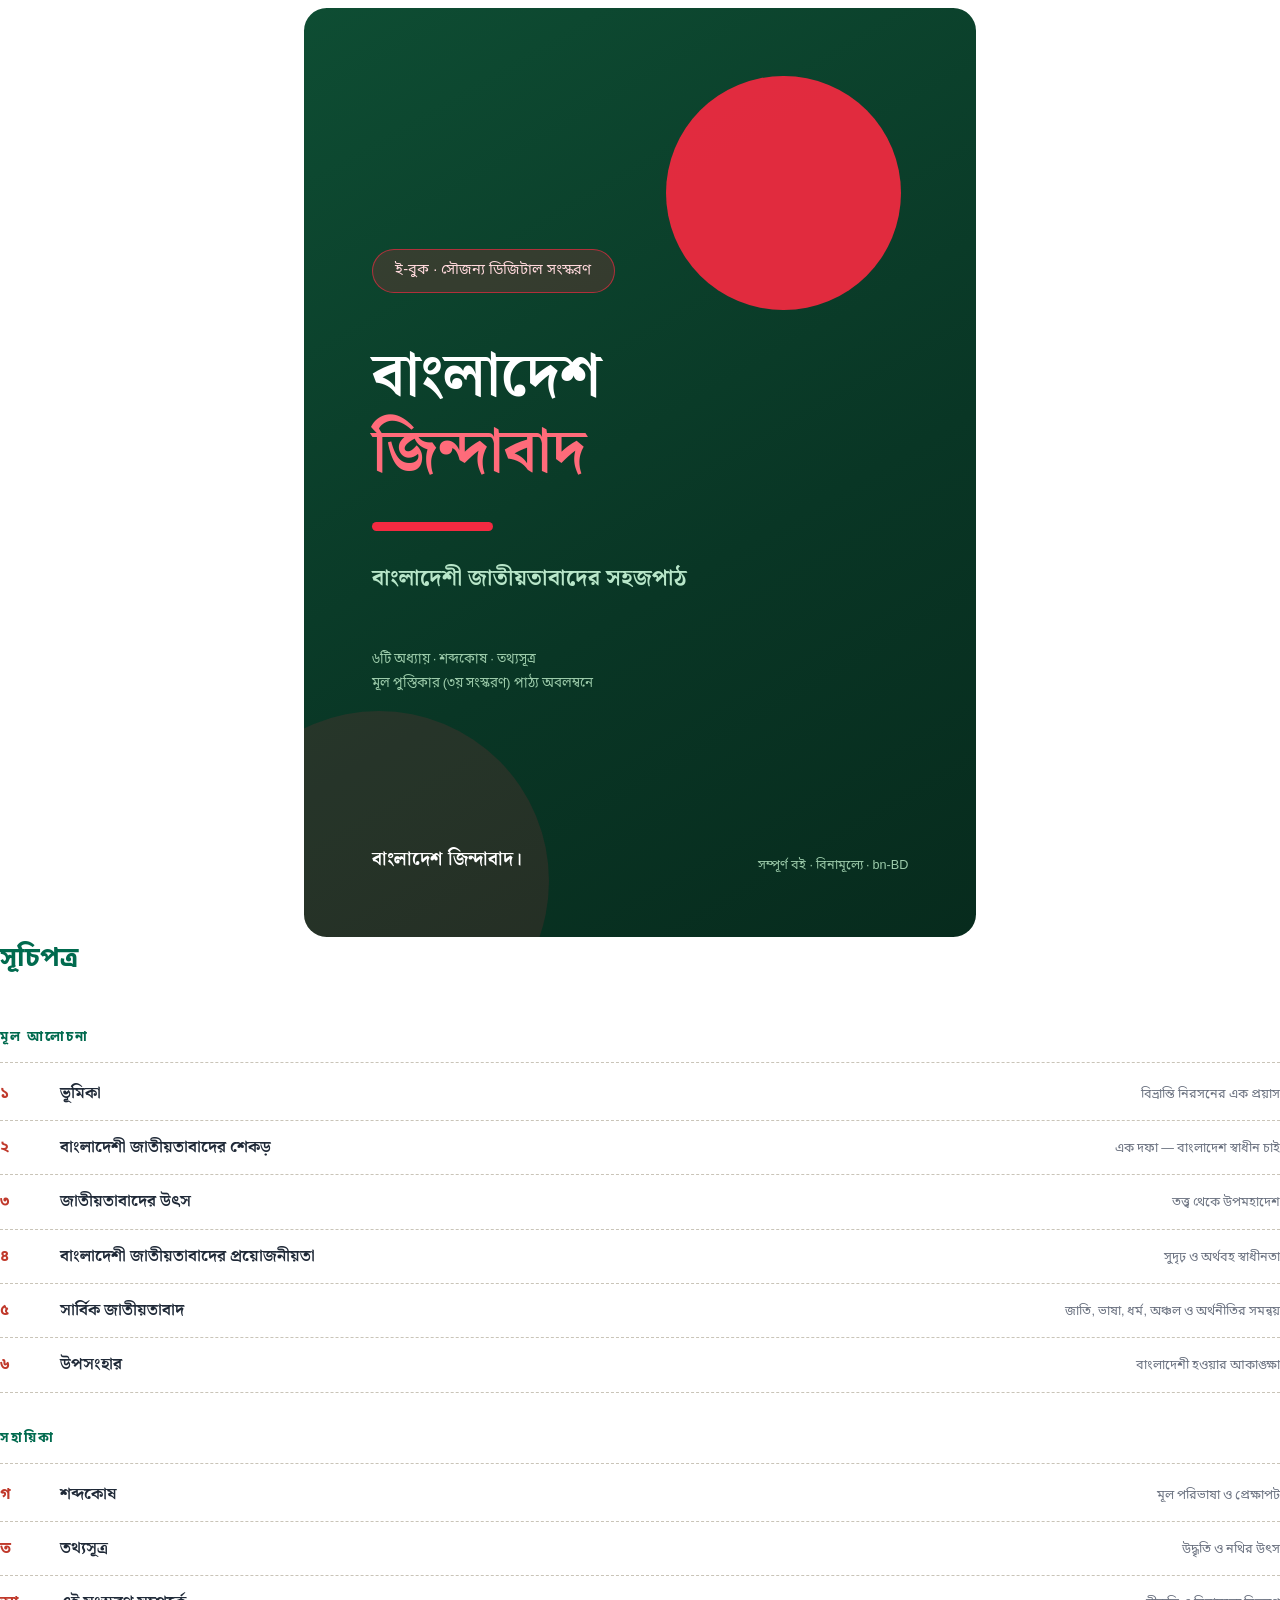
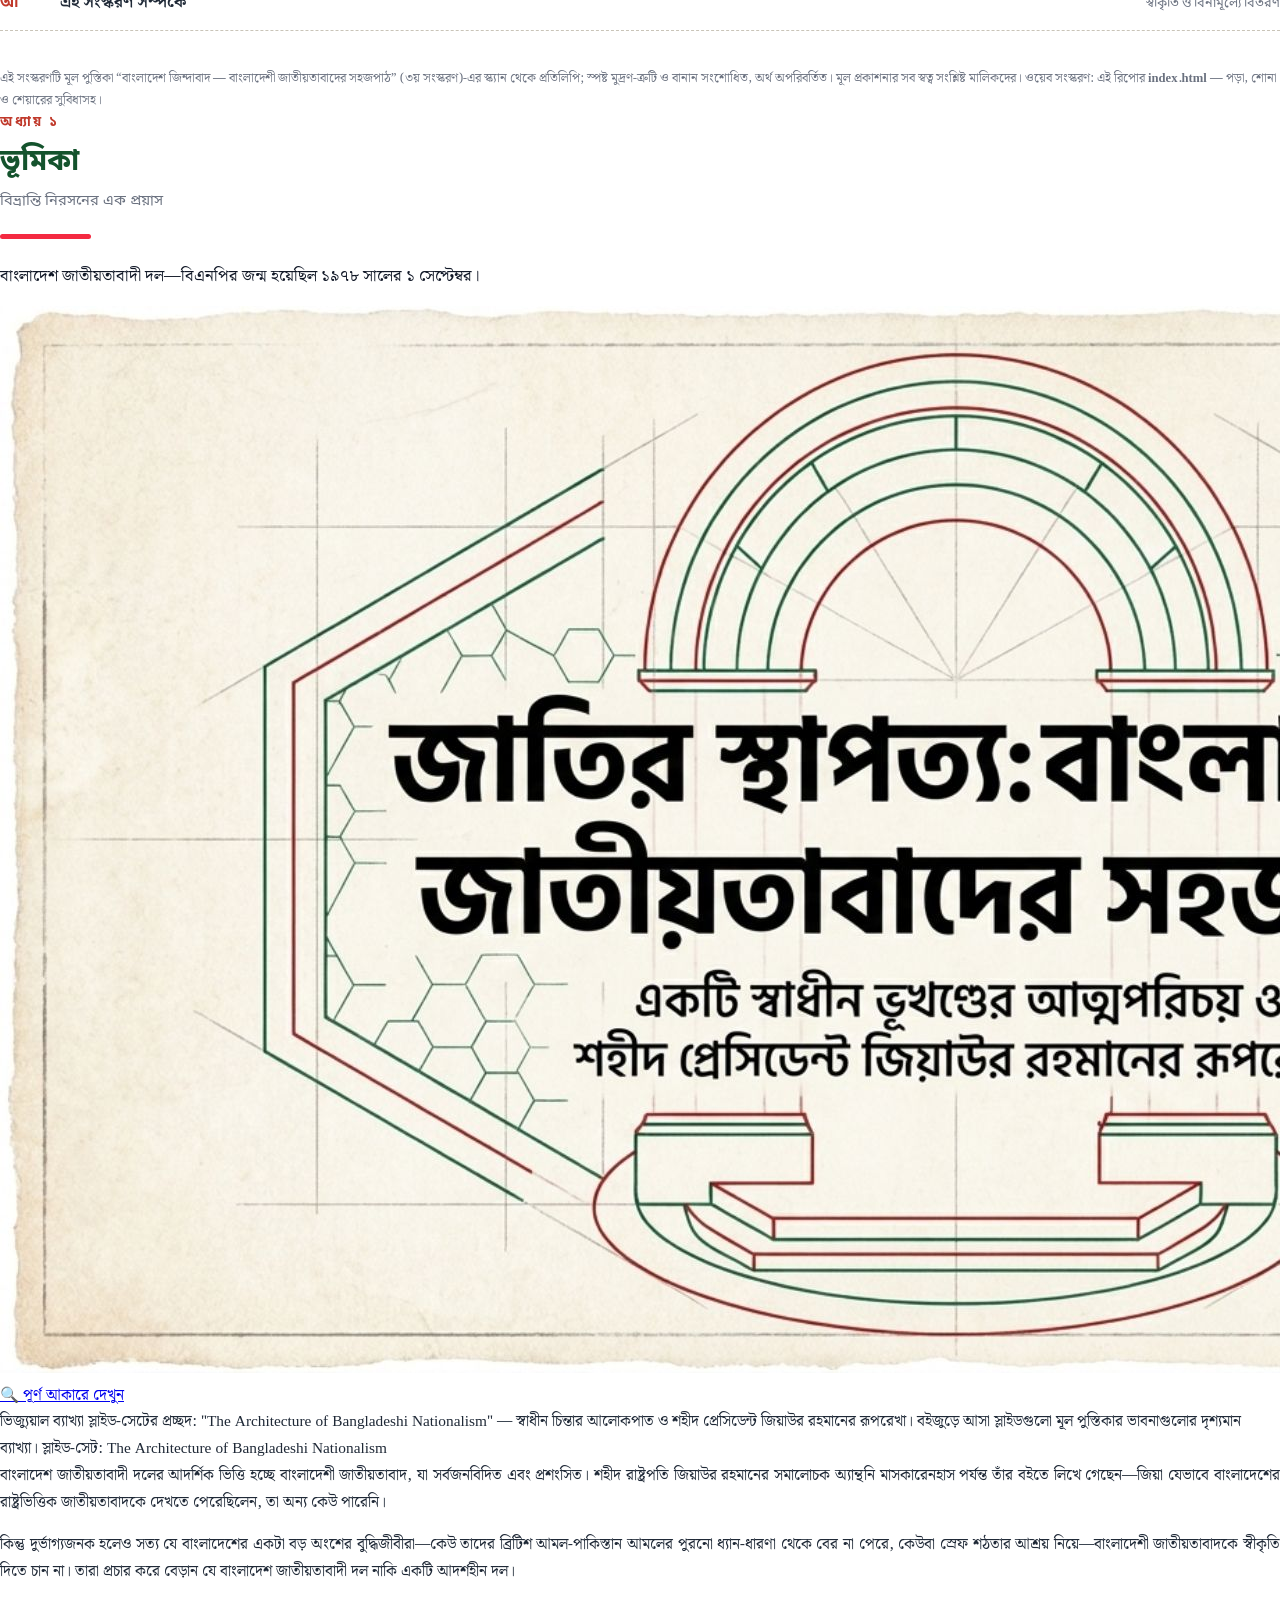
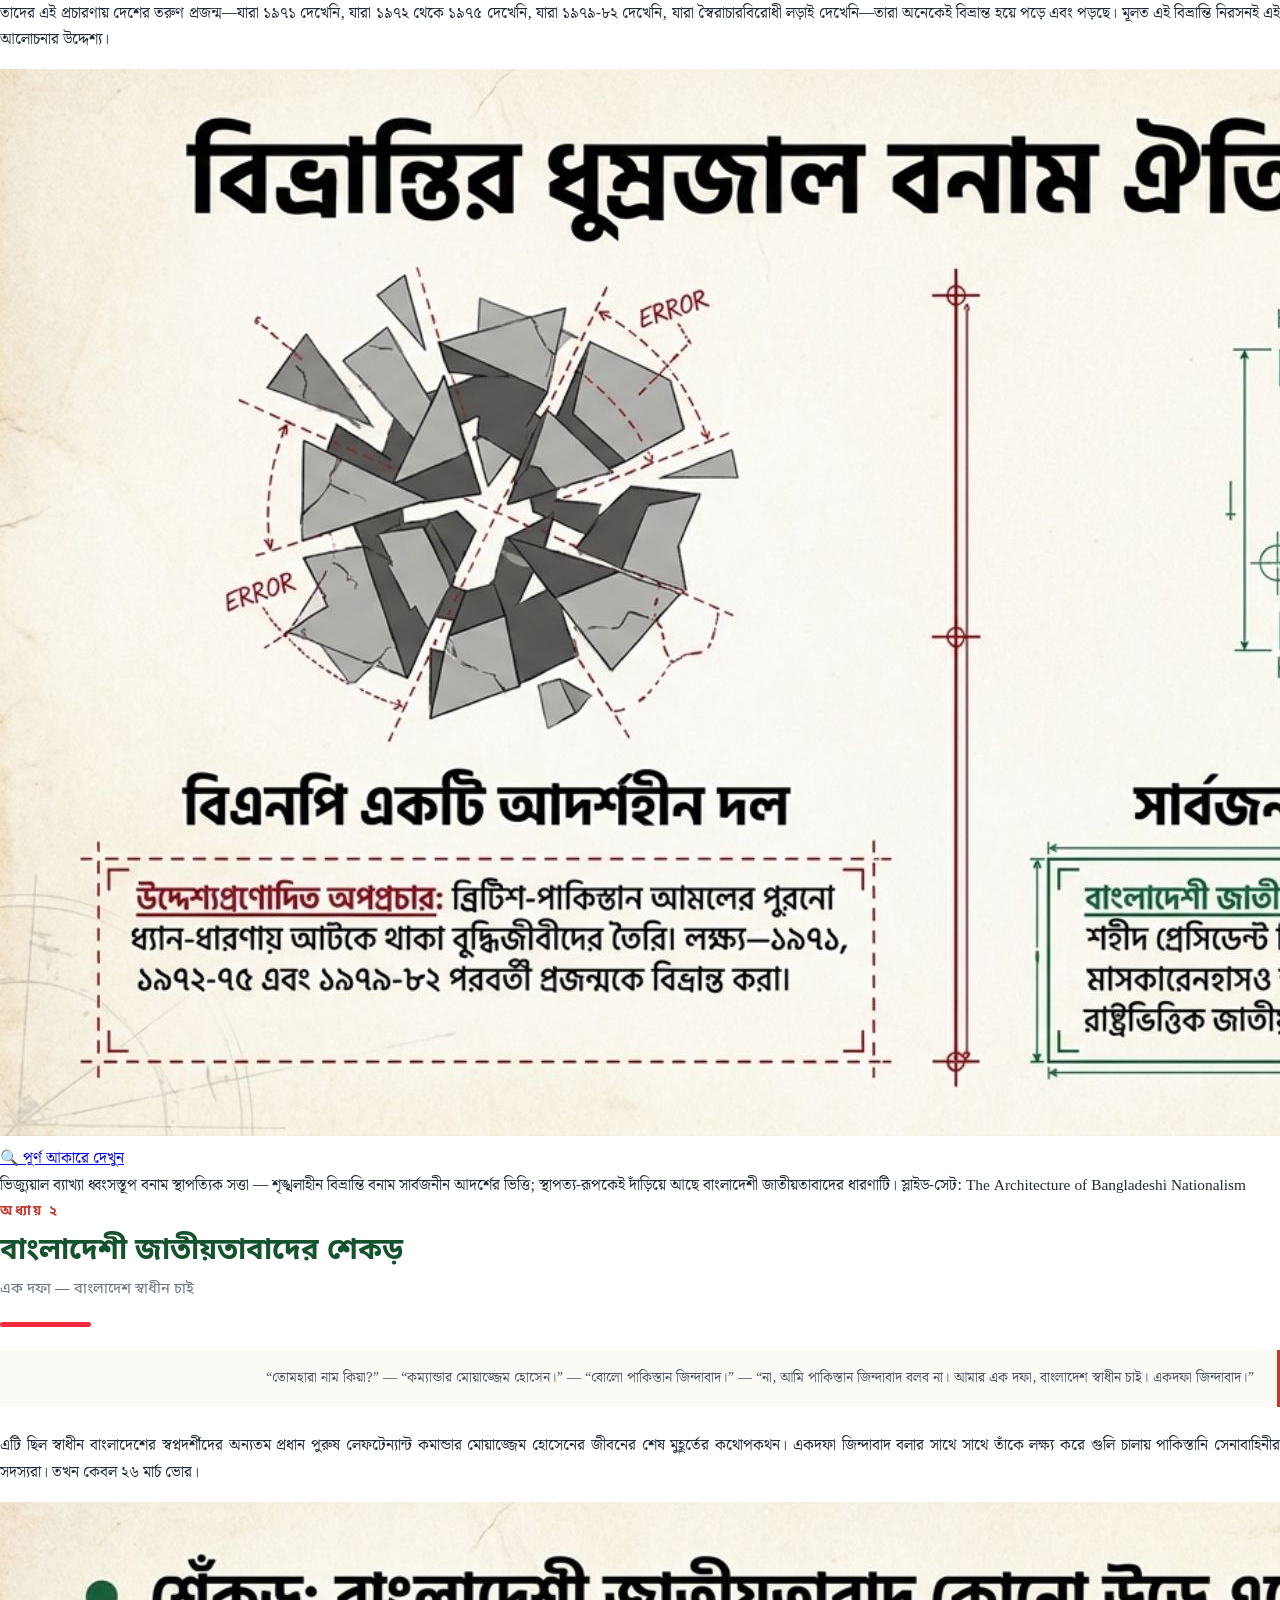
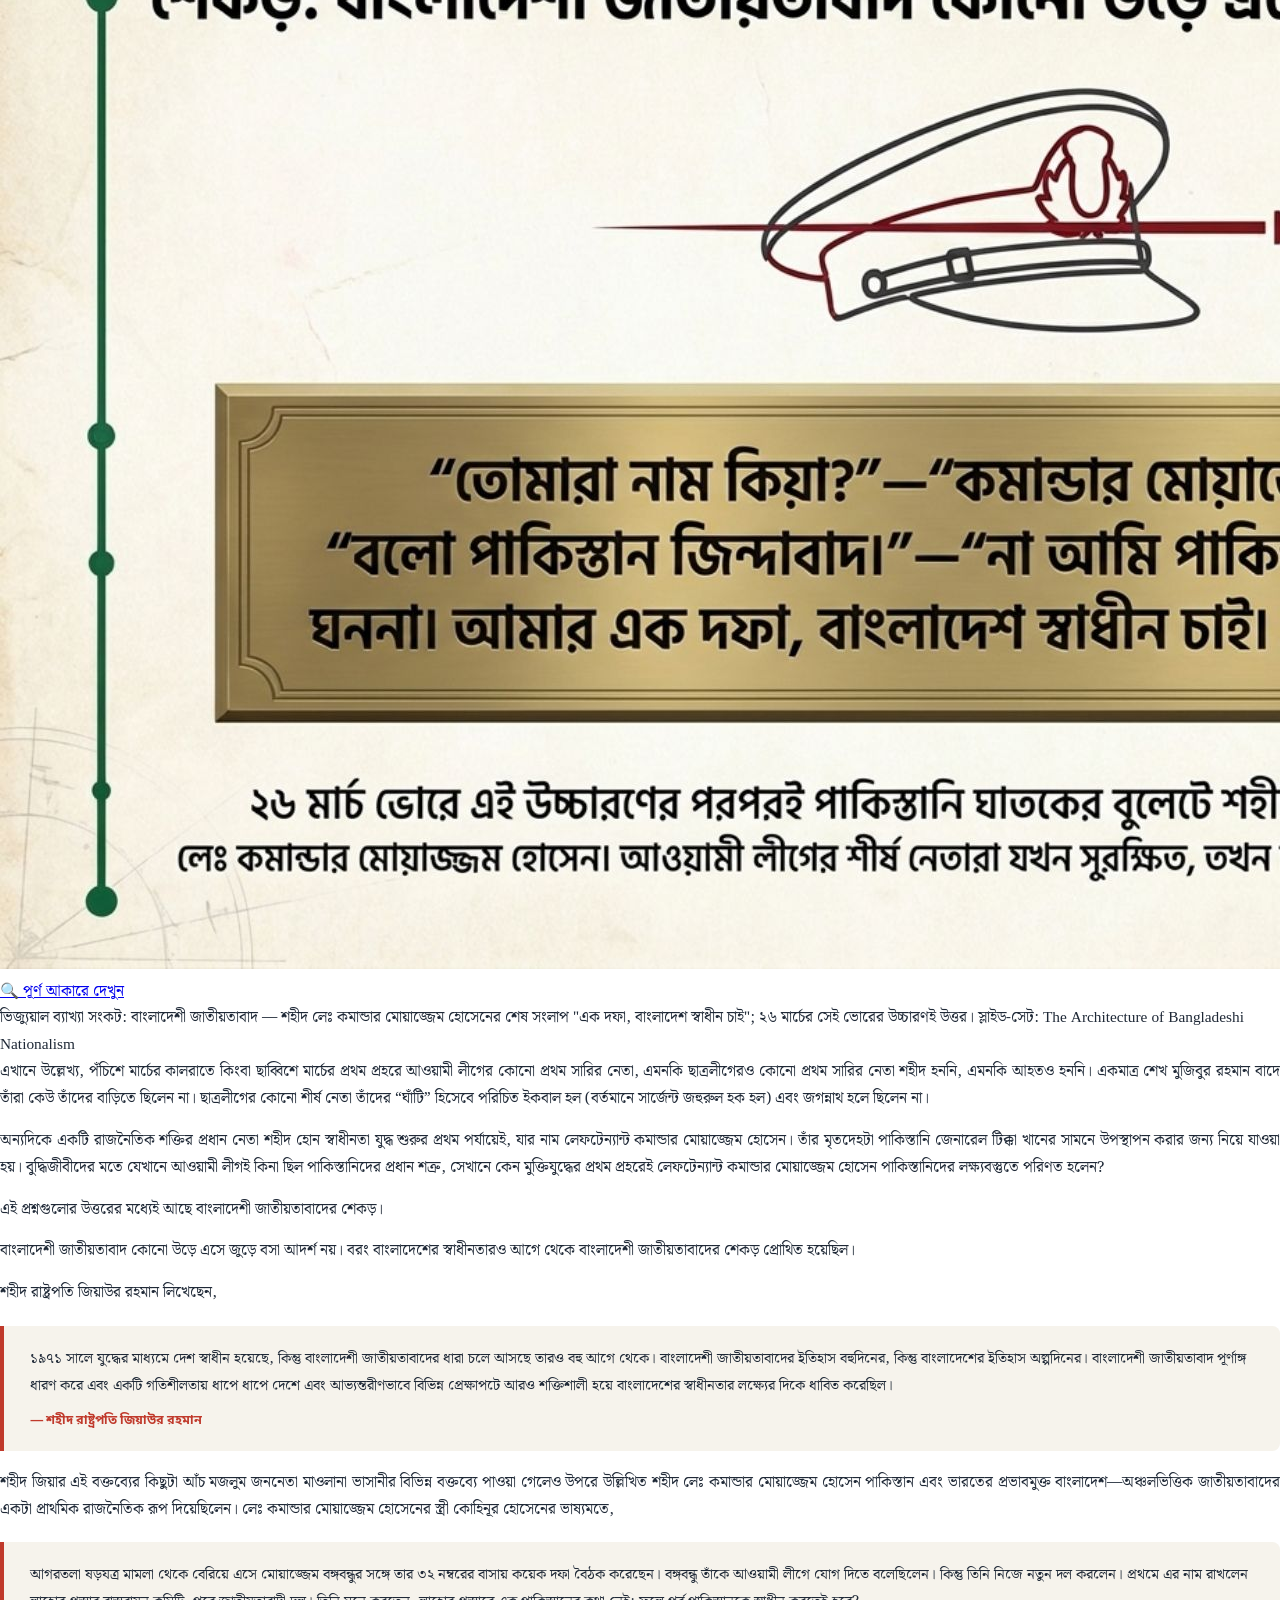
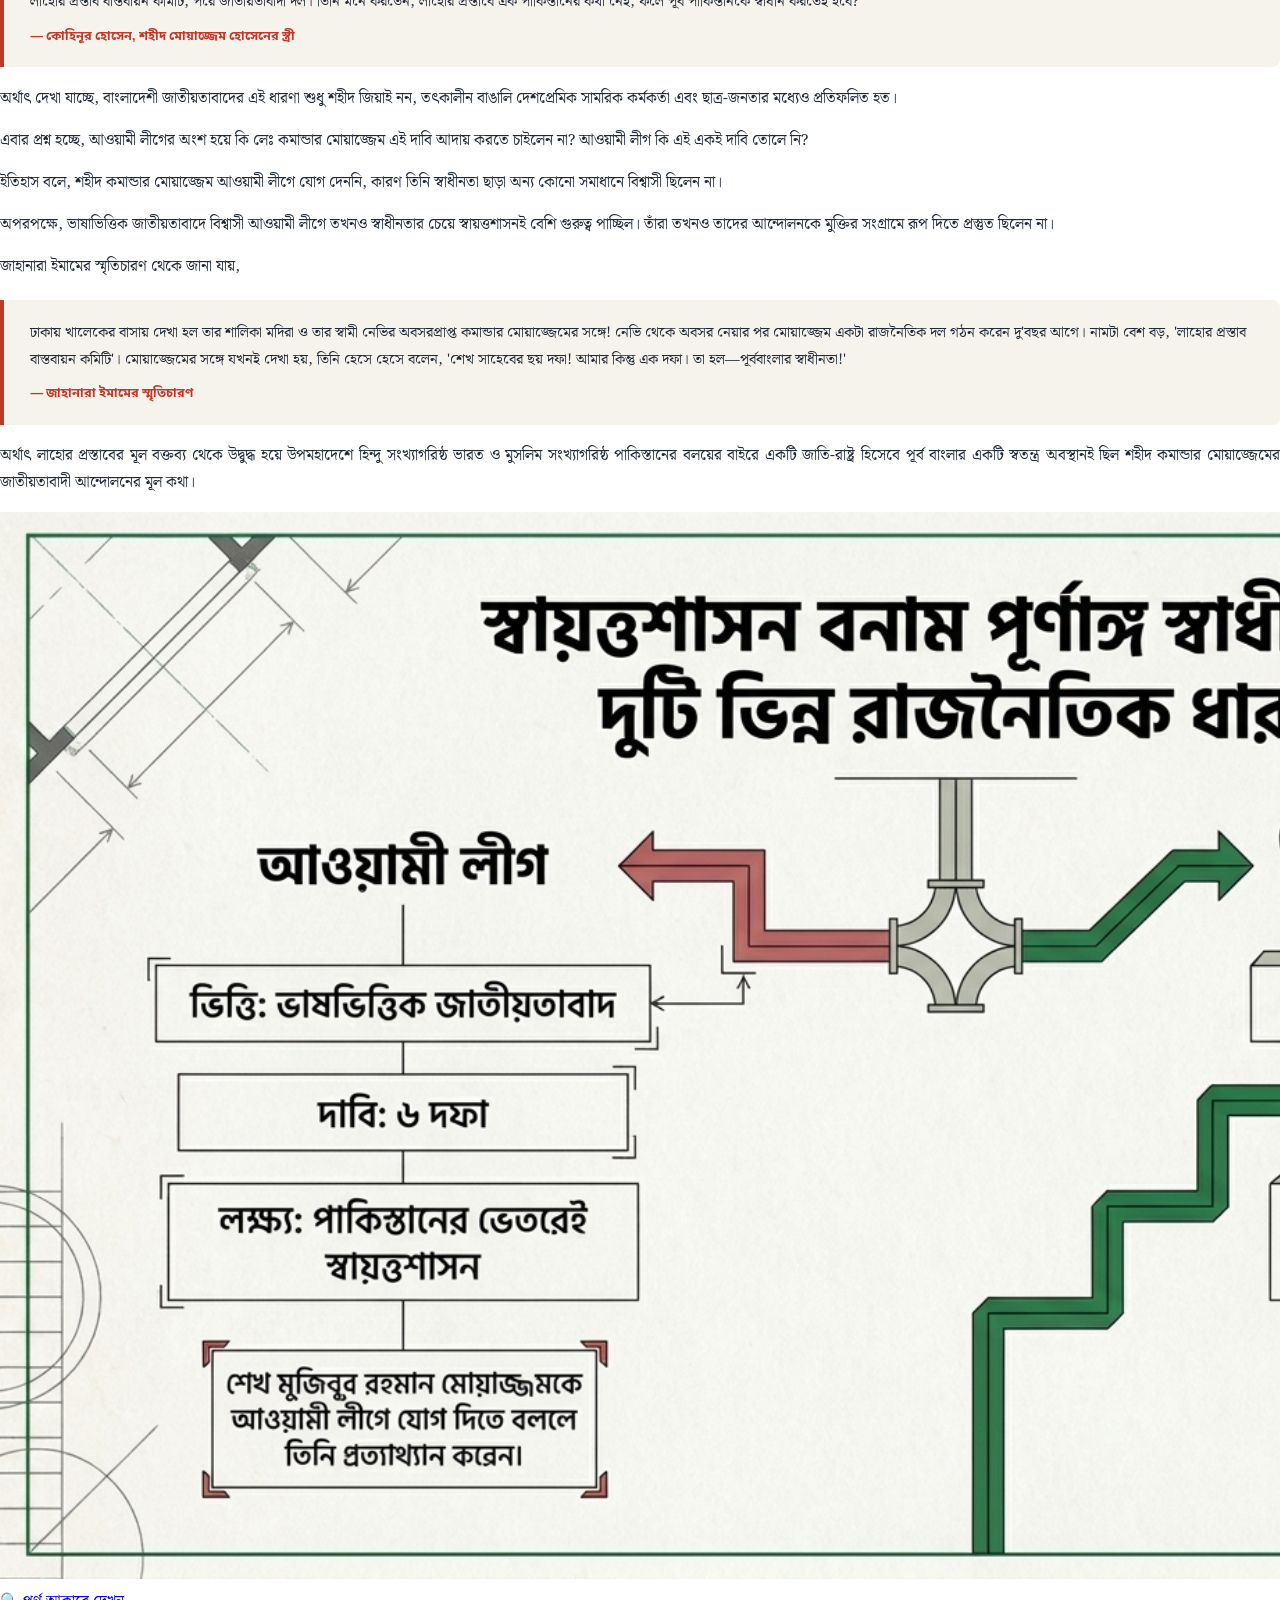
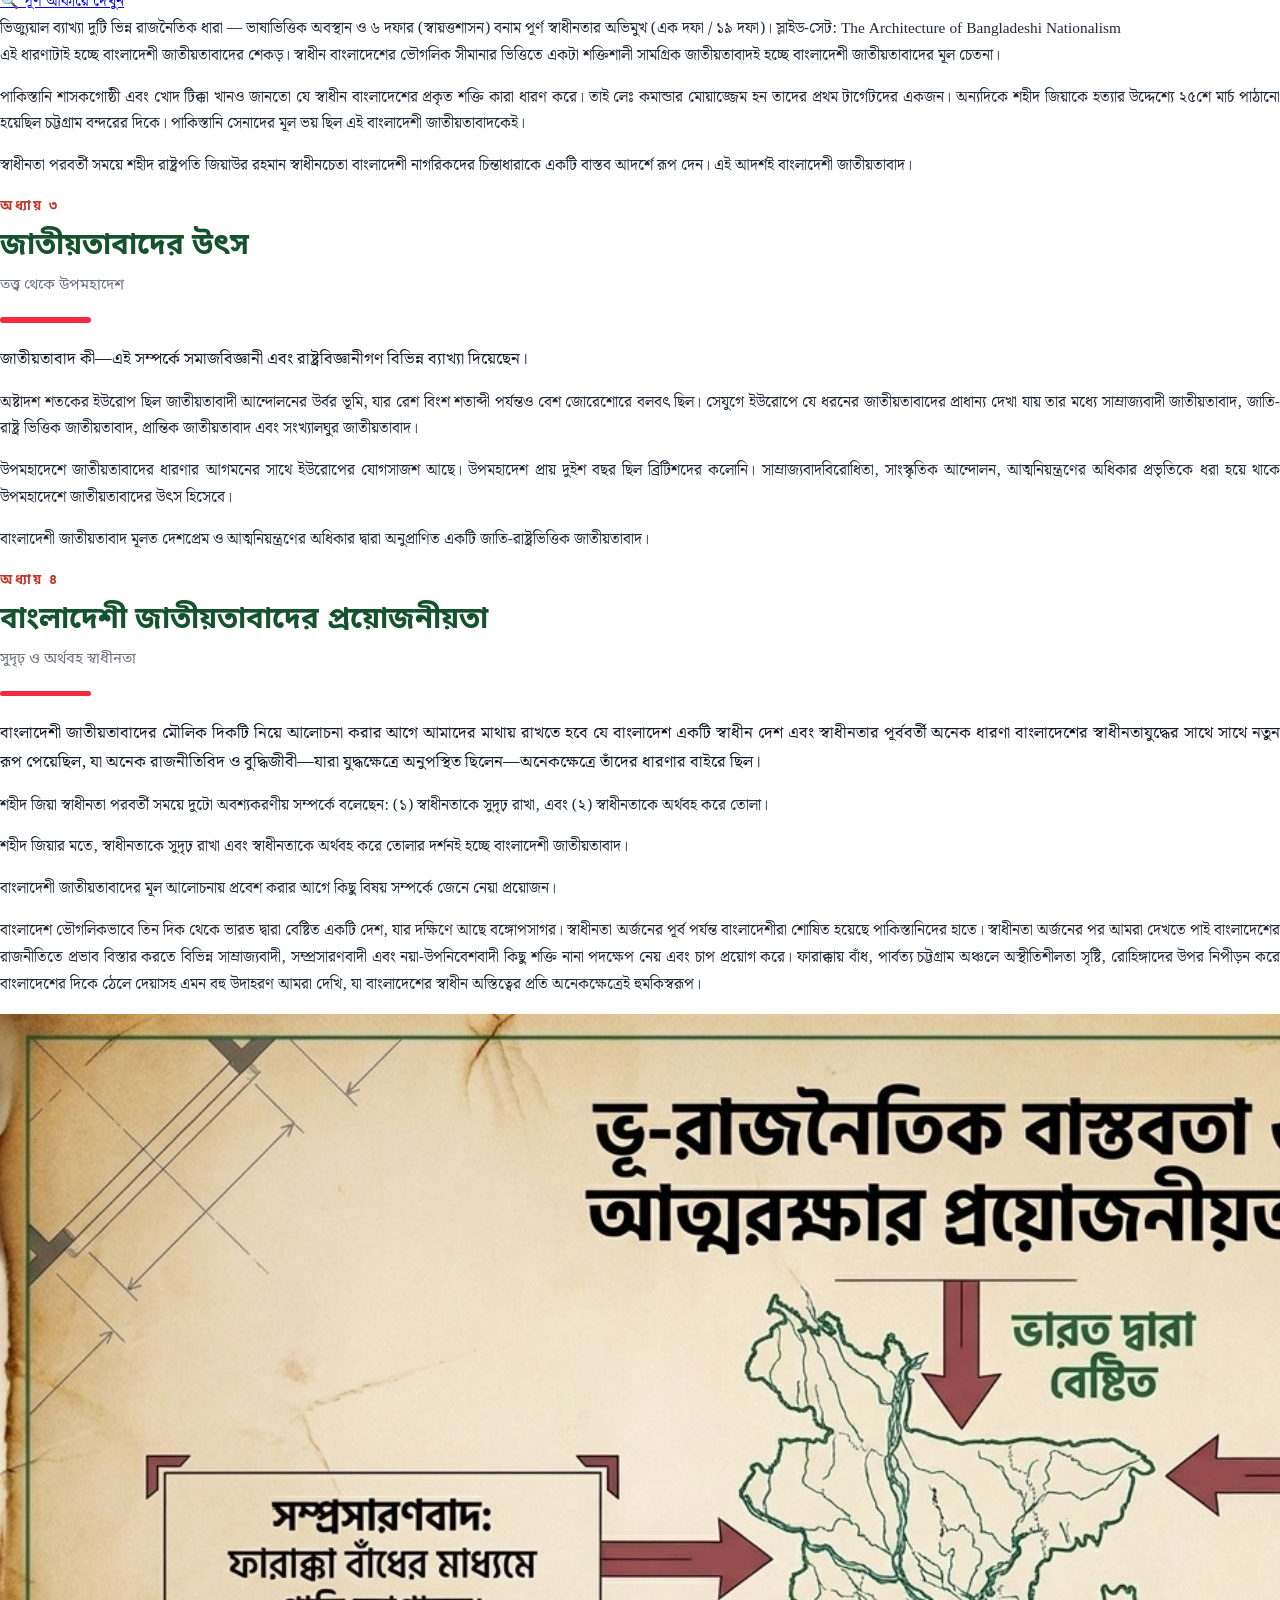
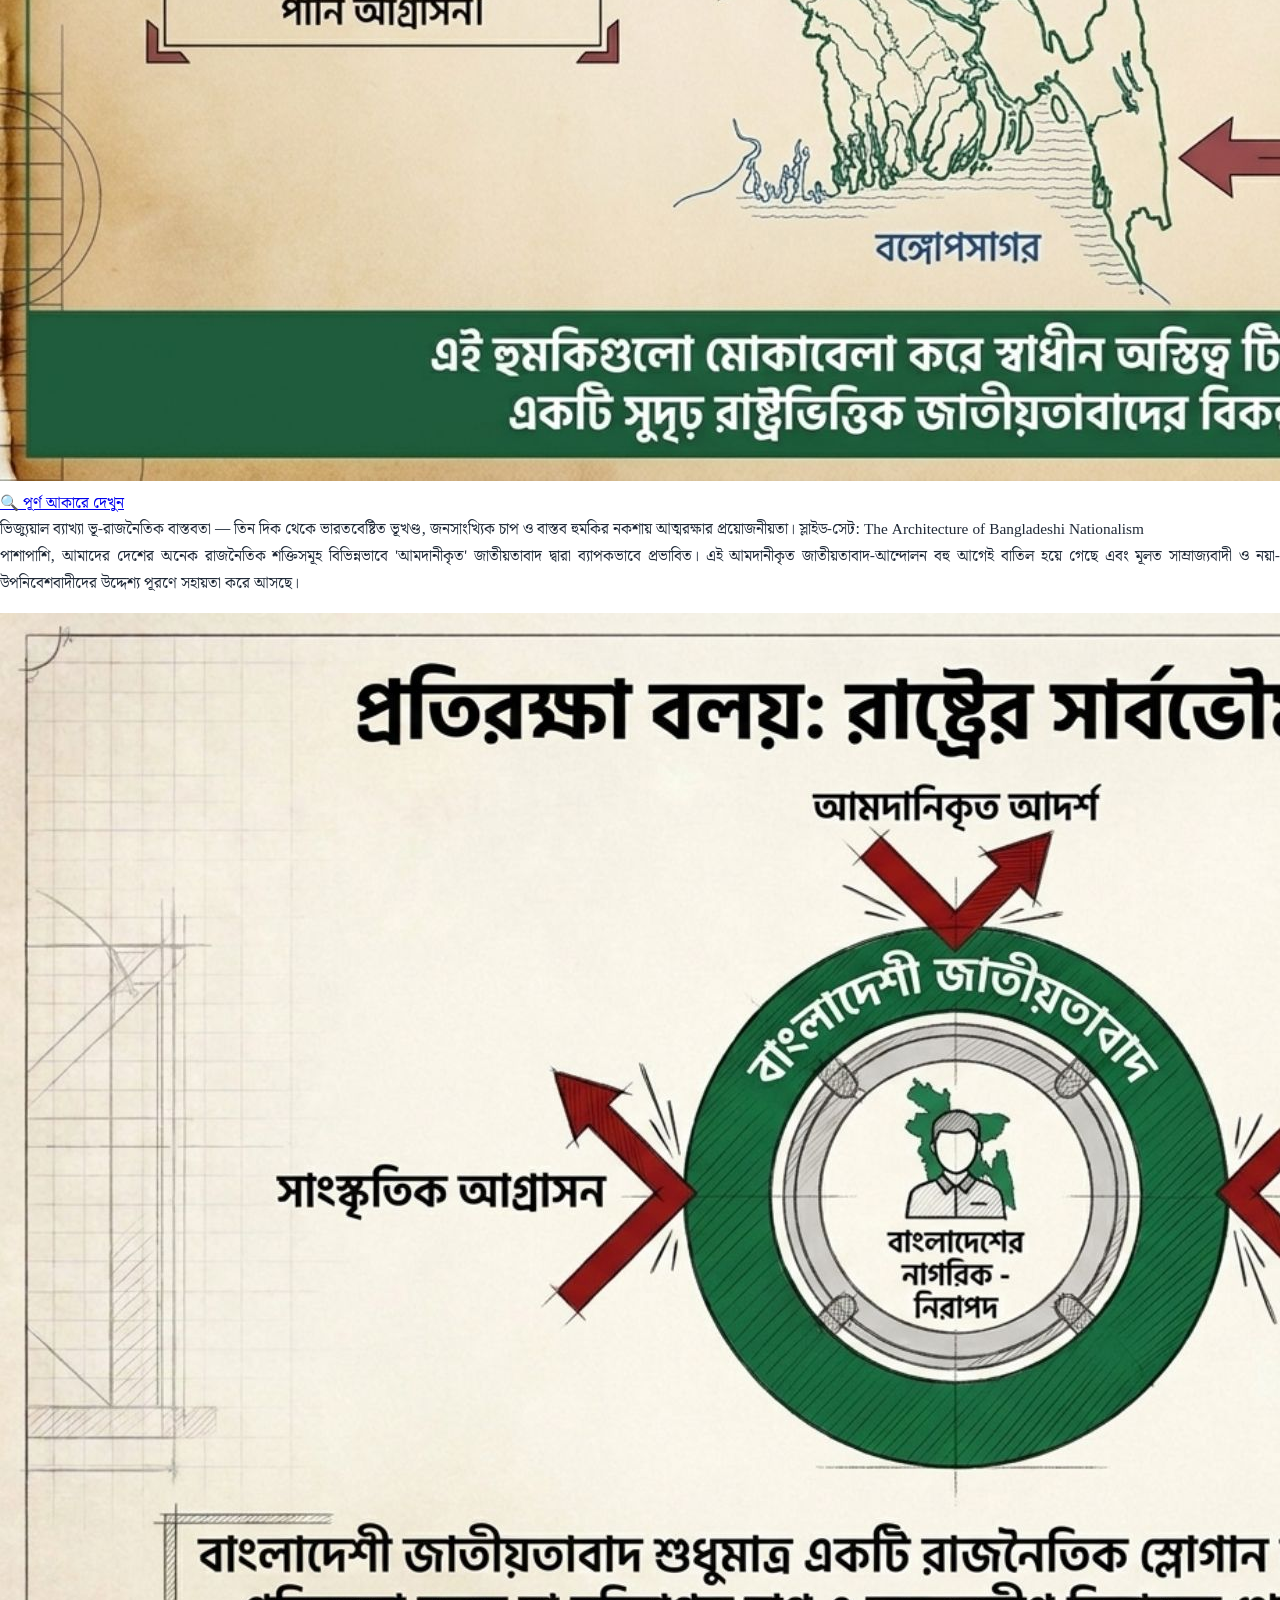
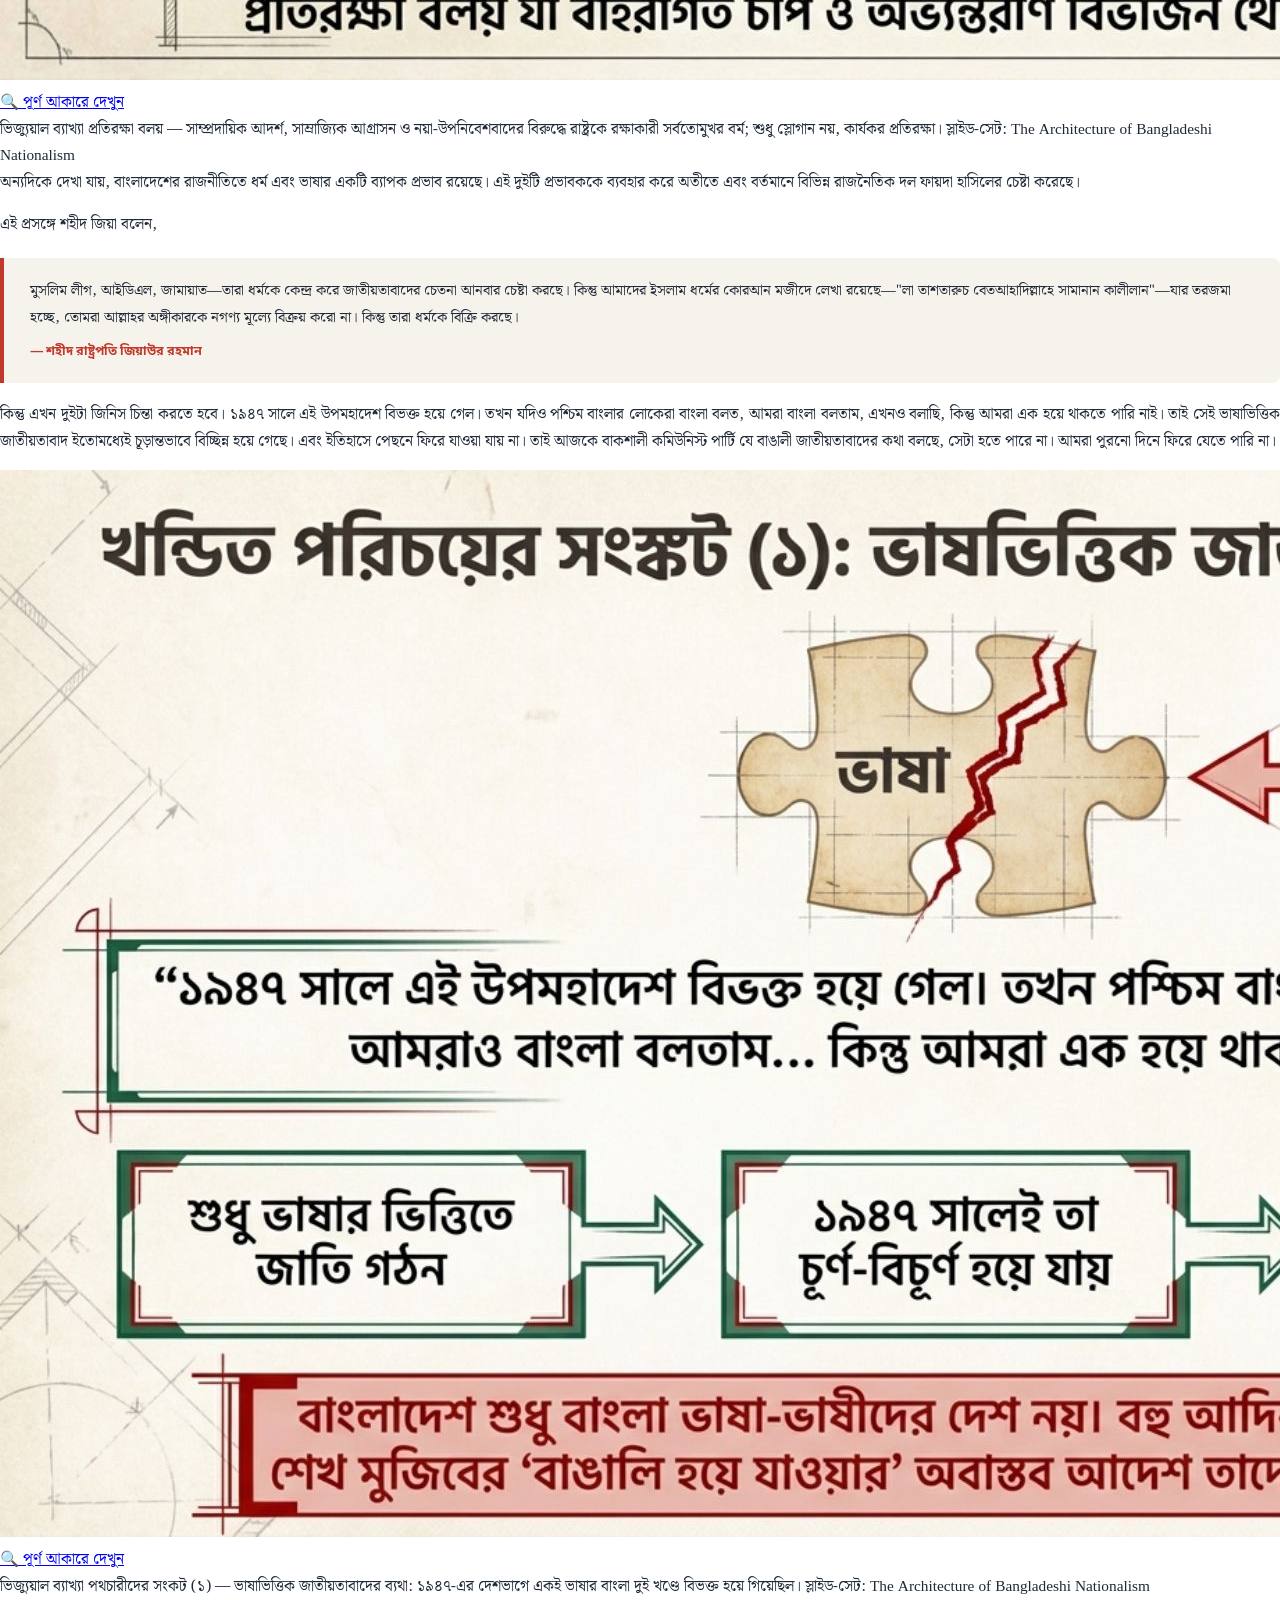
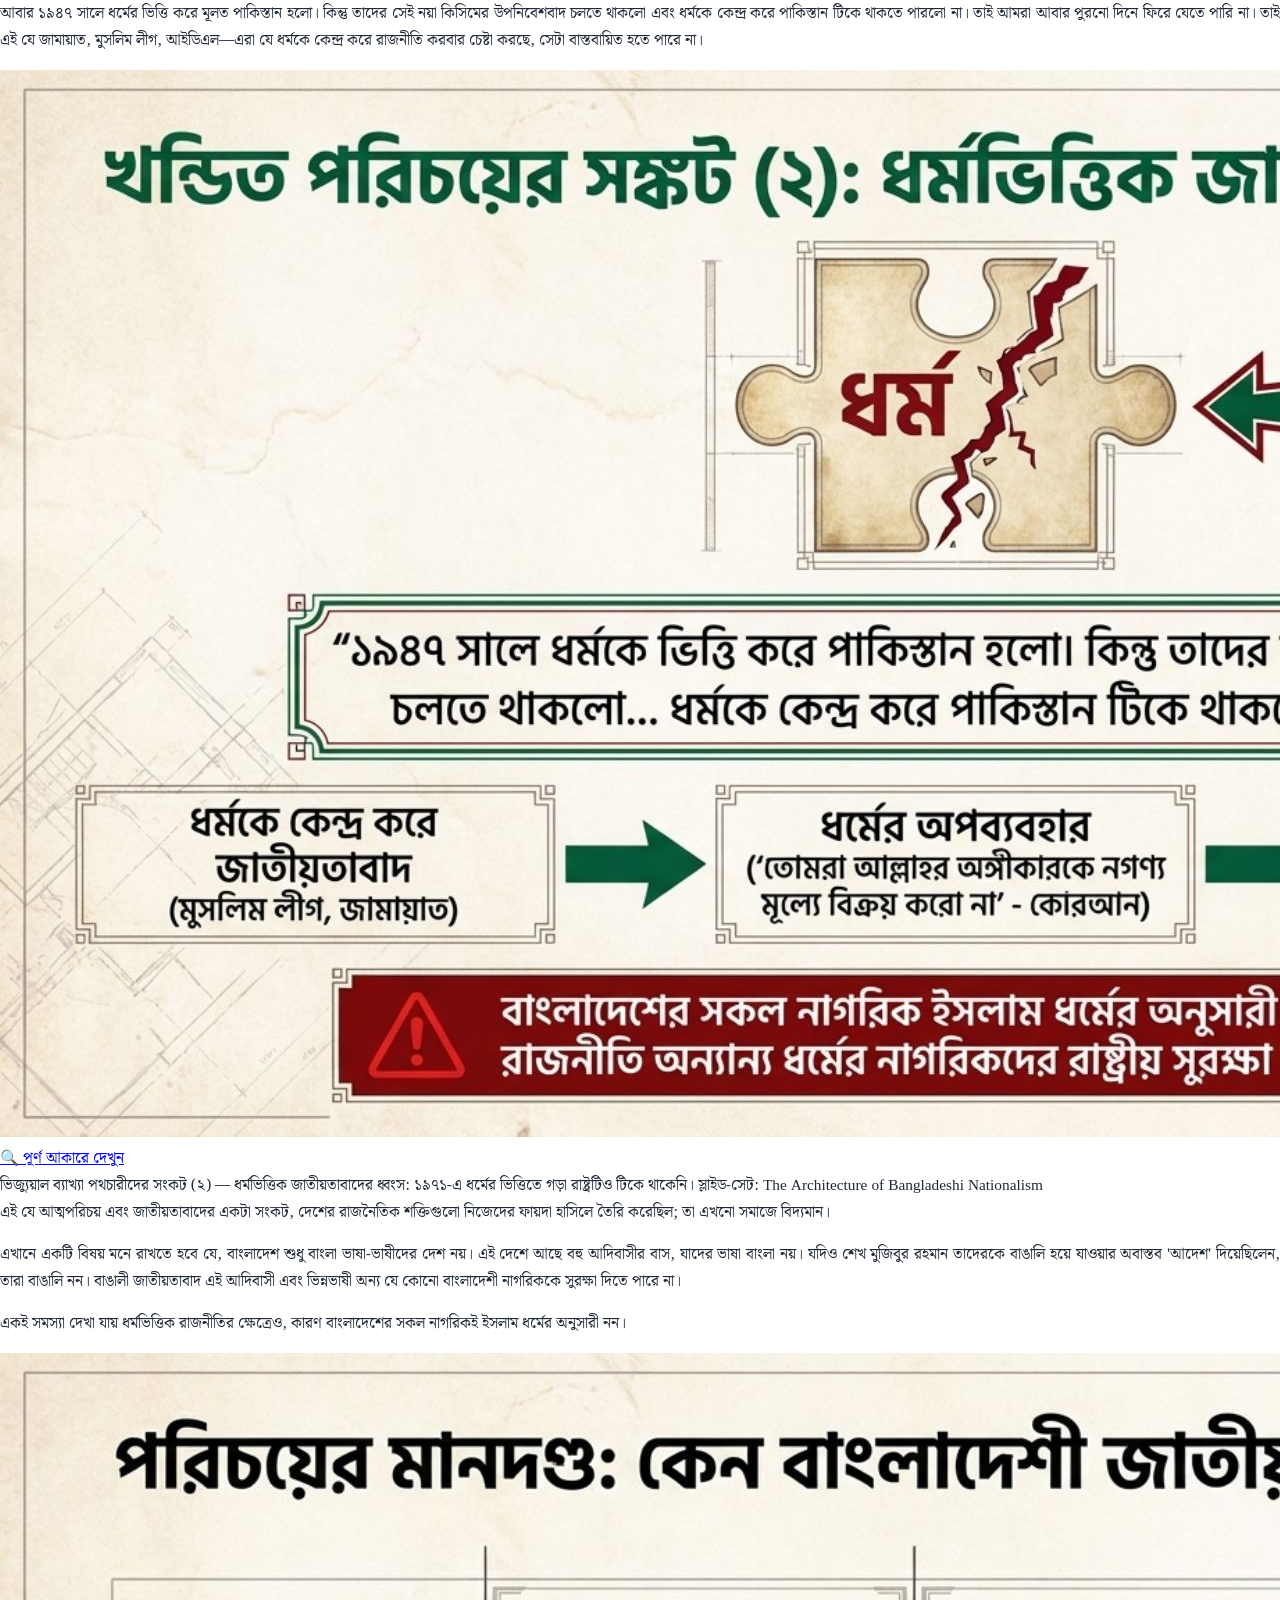
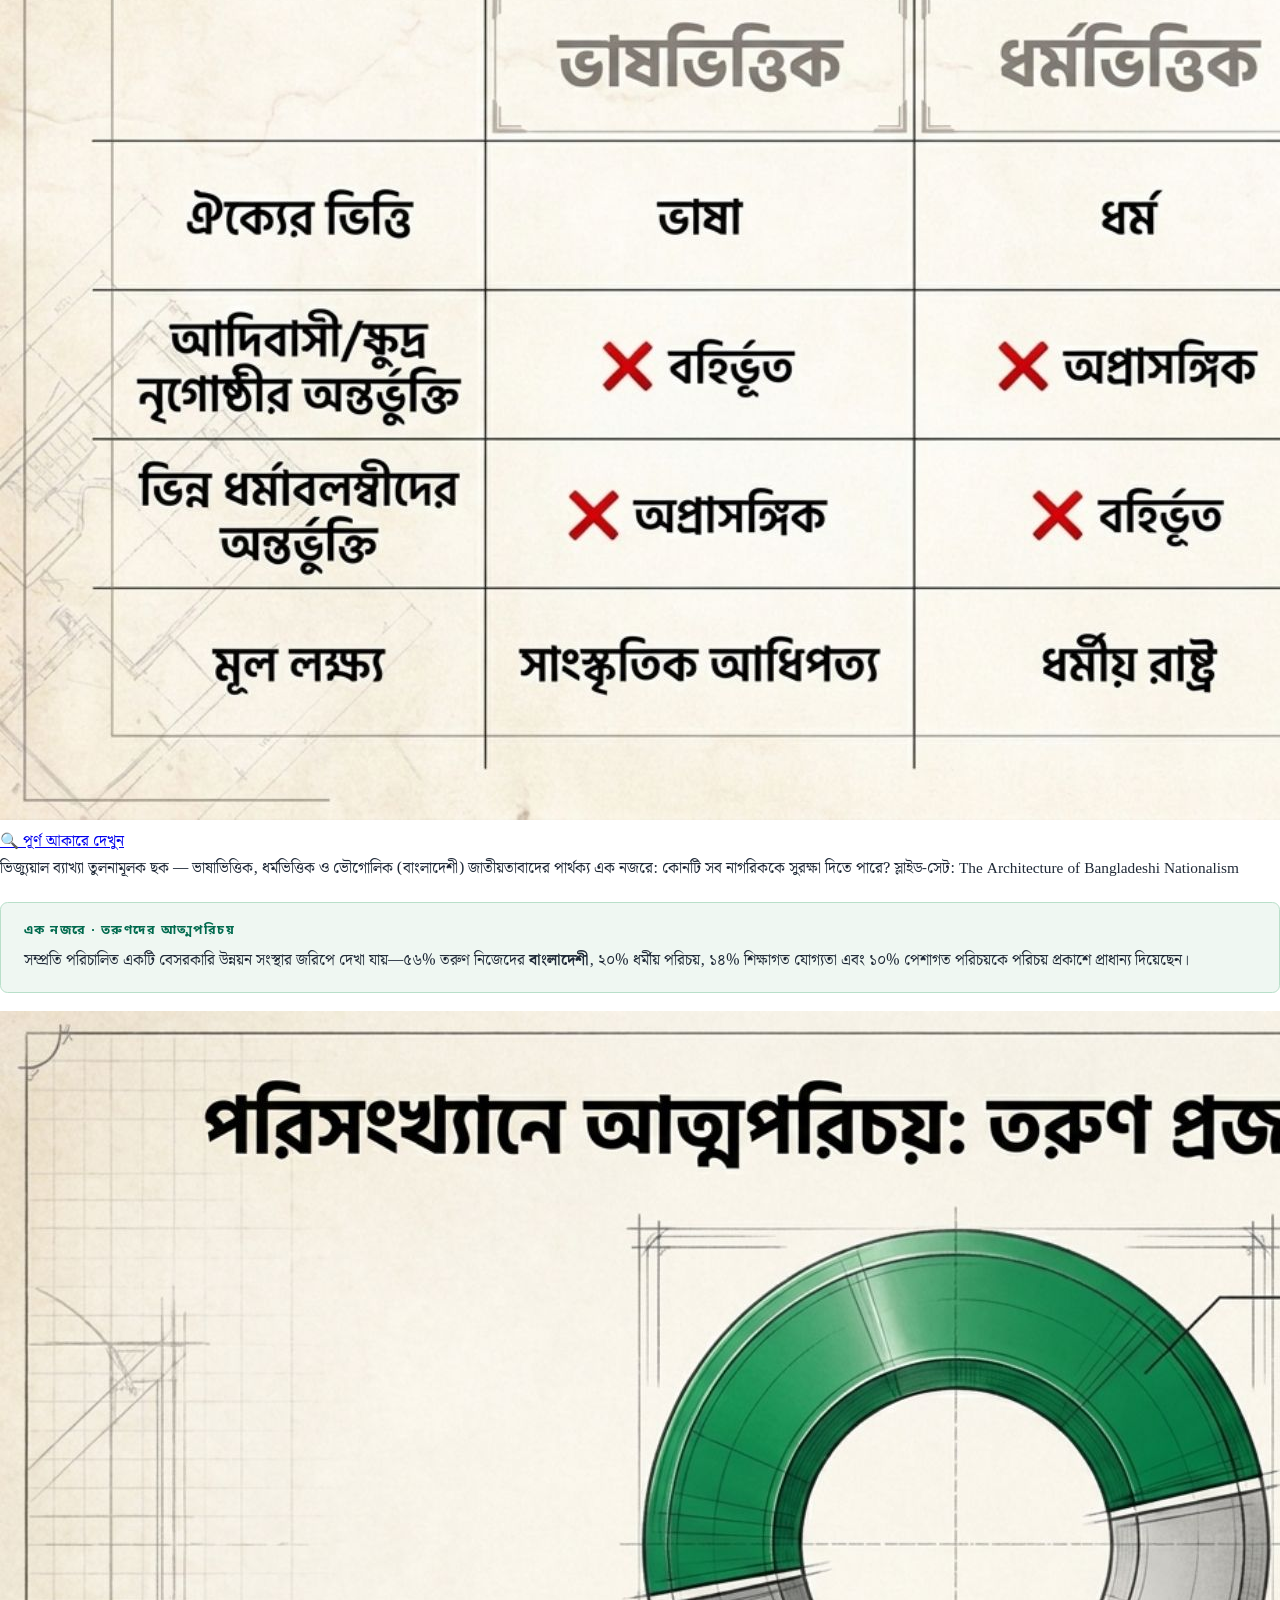
<file: ebook-print.html>
<!DOCTYPE html>
<html lang="bn">
<head>
<meta charset="UTF-8">
<title>বাংলাদেশ জিন্দাবাদ — বাংলাদেশী জাতীয়তাবাদের সহজপাঠ (মুদ্রণ সংস্করণ)</title>
<style>
    @font-face { font-family: 'NotoSerifBengali'; src: url('assets/NotoSerifBengali-Regular.ttf') format('truetype'); font-weight: 100 500; }
    @font-face { font-family: 'NotoSerifBengali'; src: url('assets/NotoSerifBengali-Bold.ttf') format('truetype'); font-weight: 600 900; }
    @font-face { font-family: 'NotoSansBengali'; src: url('assets/NotoSansBengali-Regular.ttf') format('truetype'); font-weight: 100 500; }
    @font-face { font-family: 'NotoSansBengali'; src: url('assets/NotoSansBengali-Bold.ttf') format('truetype'); font-weight: 600 900; }

    @page { size: A4; margin: 16mm 15mm 18mm 15mm; }

    * { margin: 0; padding: 0; box-sizing: border-box; }
    html, body {
        font-family: 'NotoSerifBengali', serif;
        color: #1F2937; font-size: 11.5pt; line-height: 1.75;
        background: #FFFFFF;
    }
    .sans { font-family: 'NotoSansBengali', sans-serif; }

    /* ---------- Cover ---------- */
    .cover {
        page-break-after: always;
        width: 178mm; height: 246mm; margin: 2mm auto 0 auto;
        background: linear-gradient(150deg, #0E4D33 0%, #093625 60%, #072B1D 100%);
        border-radius: 6mm; color: #fff;
        position: relative; overflow: hidden;
        display: flex; flex-direction: column; justify-content: center;
        padding: 22mm 18mm;
    }
    .cover .disc {
        position: absolute; width: 62mm; height: 62mm; border-radius: 50%;
        background: #F42A41; right: 20mm; top: 18mm; opacity: 0.92;
    }
    .cover .disc-ghost {
        position: absolute; width: 90mm; height: 90mm; border-radius: 50%;
        background: #F42A41; left: -25mm; bottom: -30mm; opacity: 0.12;
    }
    .cover-tag {
        font-family: 'NotoSansBengali', sans-serif; font-size: 11pt; color: #FFD9DC;
        border: 1px solid rgba(244,42,65,.65); background: rgba(244,42,65,.18);
        display: inline-block; width: fit-content; padding: 2.2mm 6mm; border-radius: 10mm;
        margin-bottom: 12mm;
    }
    .cover-title { font-size: 46pt; font-weight: 900; line-height: 1.25; }
    .cover-title .red { color: #FF6B7A; }
    .cover-rule { width: 32mm; height: 2.2mm; background: #F42A41; border-radius: 2mm; margin: 8mm 0; }
    .cover-sub { font-size: 17pt; font-weight: 600; color: #B8E6C9; line-height: 1.5; }
    .cover-note { margin-top: 14mm; font-family: 'NotoSansBengali', sans-serif; font-size: 10pt; color: #9CCBAA; line-height: 1.8; }
    .cover-slogan { position: absolute; bottom: 16mm; left: 18mm; font-size: 14pt; font-weight: 700; color: #fff; }
    .cover-edition { position: absolute; bottom: 16mm; right: 18mm; font-family: 'NotoSansBengali', sans-serif; font-size: 9.5pt; color: #9CCBAA; }

    /* ---------- TOC ---------- */
    .print-toc { page-break-after: always; }
    .toc-heading { font-family: 'NotoSansBengali', sans-serif; font-size: 20pt; font-weight: 800; color: #006A4E; margin-bottom: 8mm; }
    .toc-list { list-style: none; }
    .toc-list li { display: flex; align-items: baseline; gap: 4mm; padding: 3.2mm 0; border-bottom: 0.4pt dashed #C9C4B8; }
    .toc-list .tnum { font-family: 'NotoSansBengali', sans-serif; font-weight: 800; color: #C0392B; min-width: 12mm; }
    .toc-list .ttitle { font-weight: 700; font-size: 12.5pt; }
    .toc-list .tsub { margin-left: auto; font-family: 'NotoSansBengali', sans-serif; font-size: 9.5pt; color: #6B7280; text-align: right; }
    .toc-section { font-family: 'NotoSansBengali', sans-serif; font-weight: 800; font-size: 10pt; letter-spacing: 2px; color: #006A4E; margin: 6mm 0 1mm 0; border-bottom: none; }
    .toc-section:first-child { margin-top: 0; }
    .toc-note { margin-top: 10mm; font-size: 9.5pt; color: #6B7280; line-height: 1.7; }

    /* ---------- Chapters ---------- */
    section.chapter { page-break-before: always; }
    section.chapter.no-break { page-break-before: auto; }
    .ch-num {
        font-family: 'NotoSansBengali', sans-serif; font-size: 10pt; font-weight: 700;
        letter-spacing: 2.5px; color: #C0392B; text-transform: uppercase; margin-bottom: 2mm;
    }
    .ch-title { font-family: 'NotoSansBengali', sans-serif; font-size: 22pt; font-weight: 800; color: #14532D; line-height: 1.4; }
    .ch-sub { font-family: 'NotoSansBengali', sans-serif; font-size: 11pt; color: #6B7280; margin: 1.5mm 0 5mm 0; }
    .ch-rule { width: 24mm; height: 1.4mm; background: #F42A41; border-radius: 1mm; margin-bottom: 6mm; }
    .epigraph {
        margin: 0 0 7mm 0; padding: 4mm 6mm;
        font-size: 10.5pt; font-style: normal; line-height: 1.9; color: #4B5563;
        text-align: right; border-right: 1mm solid #C0392B; background: #FBFAF6;
    }
    p { margin: 0 0 4mm 0; text-align: justify; }
    p.lead-para { font-size: 12.5pt; color: #111827; }
    .speech-quote {
        margin: 5mm 0; padding: 5mm 7mm; background: #F6F3EC;
        border-left: 1.2mm solid #C0392B; border-radius: 0 2mm 2mm 0;
        font-size: 11pt; font-style: normal; line-height: 1.85;
    }
    .speech-quote .sq-src, .pull-quote .pq-src {
        display: block; margin-top: 2.5mm; font-family: 'NotoSansBengali', sans-serif;
        font-size: 9.5pt; font-weight: 700; color: #C0392B;
    }
    .pull-quote {
        margin: 6mm 4mm; padding: 4mm 2mm; text-align: center;
        border-top: 0.7pt solid #14532D; border-bottom: 0.7pt solid #14532D;
        font-size: 12.5pt; font-weight: 600; color: #14532D; line-height: 1.8;
    }
    .callout {
        margin: 5mm 0; padding: 4.5mm 6mm; background: #EFF7F2;
        border: 0.5pt solid #B8DFC9; border-radius: 2mm;
    }
    .callout-label {
        display: block; font-family: 'NotoSansBengali', sans-serif;
        font-size: 9.5pt; font-weight: 800; letter-spacing: 1.5px; color: #006A4E; margin-bottom: 1.5mm;
    }
    ul.bn-bullets { margin: 3mm 0 4mm 8mm; }
    ul.bn-bullets li { margin-bottom: 1.6mm; }
    ul.glossary-list { list-style: none; margin-top: 2mm; }
    ul.glossary-list li { padding: 3mm 0; border-bottom: 0.4pt dashed #C9C4B8; page-break-inside: avoid; }
    ul.glossary-list .term { display: block; font-family: 'NotoSansBengali', sans-serif; font-weight: 800; font-size: 11.5pt; color: #14532D; margin-bottom: 1mm; }
    ul.glossary-list .def { display: block; font-size: 10.5pt; line-height: 1.75; }
    ul.resource-list { list-style: none; margin-top: 2mm; }
    ul.resource-list li { background: #F6F3EC; border-left: 1mm solid #C0392B; padding: 3.5mm 5mm; margin-bottom: 3mm; border-radius: 0 2mm 2mm 0; page-break-inside: avoid; }
    ul.resource-list .rtype { display: block; font-family: 'NotoSansBengali', sans-serif; font-size: 8.5pt; font-weight: 800; letter-spacing: 2px; color: #C0392B; margin-bottom: 1mm; }
    ul.resource-list .rtitle { display: block; font-family: 'NotoSansBengali', sans-serif; font-weight: 700; font-size: 11pt; }
    ul.resource-list .rdesc { display: block; font-size: 9.5pt; color: #4B5563; margin-top: 0.8mm; }
    .about-grid { display: grid; grid-template-columns: 1fr 1fr; gap: 4mm; margin: 4mm 0; }
    .about-card { background: #F6F3EC; border: 0.5pt solid #DDD8CC; border-radius: 2mm; padding: 4mm 5mm; page-break-inside: avoid; }
    .about-card .atitle { font-family: 'NotoSansBengali', sans-serif; font-size: 9.5pt; font-weight: 800; letter-spacing: 1px; color: #006A4E; margin-bottom: 1.6mm; }
    .about-card .abody { font-size: 9.8pt; line-height: 1.75; }
    .book-line { margin: 8mm 0 4mm; text-align: center; font-family: 'NotoSansBengali', sans-serif; font-weight: 800; font-size: 20pt; color: #C0392B; }
    .courtesy { margin-top: 8mm; padding: 4mm 5mm; background: #FBFAF6; border: 0.5pt solid #DDD8CC; border-radius: 2mm; font-size: 9pt; color: #6B7280; line-height: 1.7; }
</style>
</head>
<body>

<!-- Cover -->
<div class="cover">
    <div class="disc"></div>
    <div class="disc-ghost"></div>
    <div class="cover-tag">ই-বুক · সৌজন্য ডিজিটাল সংস্করণ</div>
    <div class="cover-title">বাংলাদেশ<br><span class="red">জিন্দাবাদ</span></div>
    <div class="cover-rule"></div>
    <div class="cover-sub">বাংলাদেশী জাতীয়তাবাদের সহজপাঠ</div>
    <div class="cover-note">৬টি অধ্যায় · শব্দকোষ · তথ্যসূত্র<br>মূল পুস্তিকার (৩য় সংস্করণ) পাঠ্য অবলম্বনে</div>
    <div class="cover-slogan">বাংলাদেশ জিন্দাবাদ।</div>
    <div class="cover-edition">সম্পূর্ণ বই · বিনামূল্যে · bn-BD</div>
</div>

<!-- TOC (populated from EBOOK_TOC by script) -->
<div class="print-toc">
    <div class="toc-heading sans">সূচিপত্র</div>
    <ul class="toc-list" id="printToc"></ul>
    <div class="toc-note">এই সংস্করণটি মূল পুস্তিকা “বাংলাদেশ জিন্দাবাদ — বাংলাদেশী জাতীয়তাবাদের সহজপাঠ” (৩য় সংস্করণ)-এর স্ক্যান থেকে প্রতিলিপি; স্পষ্ট মুদ্রণ-ত্রুটি ও বানান সংশোধিত, অর্থ অপরিবর্তিত। মূল প্রকাশনার সব স্বত্ব সংশ্লিষ্ট মালিকদের। ওয়েব সংস্করণ: এই রিপোর <b>index.html</b> — পড়া, শোনা ও শেয়ারের সুবিধাসহ।</div>
</div>

<!-- Chapters (populated from EBOOK_CONTENT by script) -->
<div id="printRoot"></div>

<script src="js/content.js"></script>
<script>
    (function () {
        // TOC
        var toc = document.getElementById('printToc');
        var tocHtml = [];
        for (const item of EBOOK_TOC) {
            if (item.section) {
                tocHtml.push('<li class="toc-section">' + item.section + '</li>');
            } else {
                tocHtml.push('<li><span class="tnum">' + item.num + '</span>' +
                    '<span class="ttitle">' + item.title + '</span>' +
                    '<span class="tsub">' + item.sub + '</span></li>');
            }
        }
        toc.innerHTML = tocHtml.join('');

        // Chapters + supplementary sections
        var root = document.getElementById('printRoot');
        var html = [];
        var sections = EBOOK_CONTENT.chapters.concat([EBOOK_CONTENT.glossary, EBOOK_CONTENT.resources, EBOOK_CONTENT.about]);
        sections.forEach(function (ch, idx) {
            html.push('<section class="chapter' + (idx === 0 ? ' no-break' : '') + '" id="' + ch.id + '">');
            html.push('<div class="ch-num">' + ch.numLabel + '</div>');
            html.push('<h2 class="ch-title">' + ch.title + '</h2>');
            if (ch.subtitle) html.push('<div class="ch-sub">' + ch.subtitle + '</div>');
            html.push('<div class="ch-rule"></div>');
            if (ch.epigraph) html.push('<div class="epigraph">' + ch.epigraph + '</div>');
            html.push(ch.html);
            // courtesy note at the very end
            if (ch.id === 'about') {
                html.push('<div class="courtesy">সৌজন্য ডিজিটাল সংস্করণ — শুধুমাত্র পাঠ, শ্রবণ ও অবাণিজ্যিক শেয়ারের জন্য। মূল পুস্তিকার স্ক্যান সংরক্ষিত: source/original-booklet.pdf · ফন্ট: Noto Serif Bengali ও Noto Sans Bengali (Google Noto, OFL)।</div>');
            }
            html.push('</section>');
        });
        root.innerHTML = html.join('');
        document.title = 'বাংলাদেশ জিন্দাবাদ — মুদ্রণ সংস্করণ';
    })();
</script>
</body>
</html>
</file>
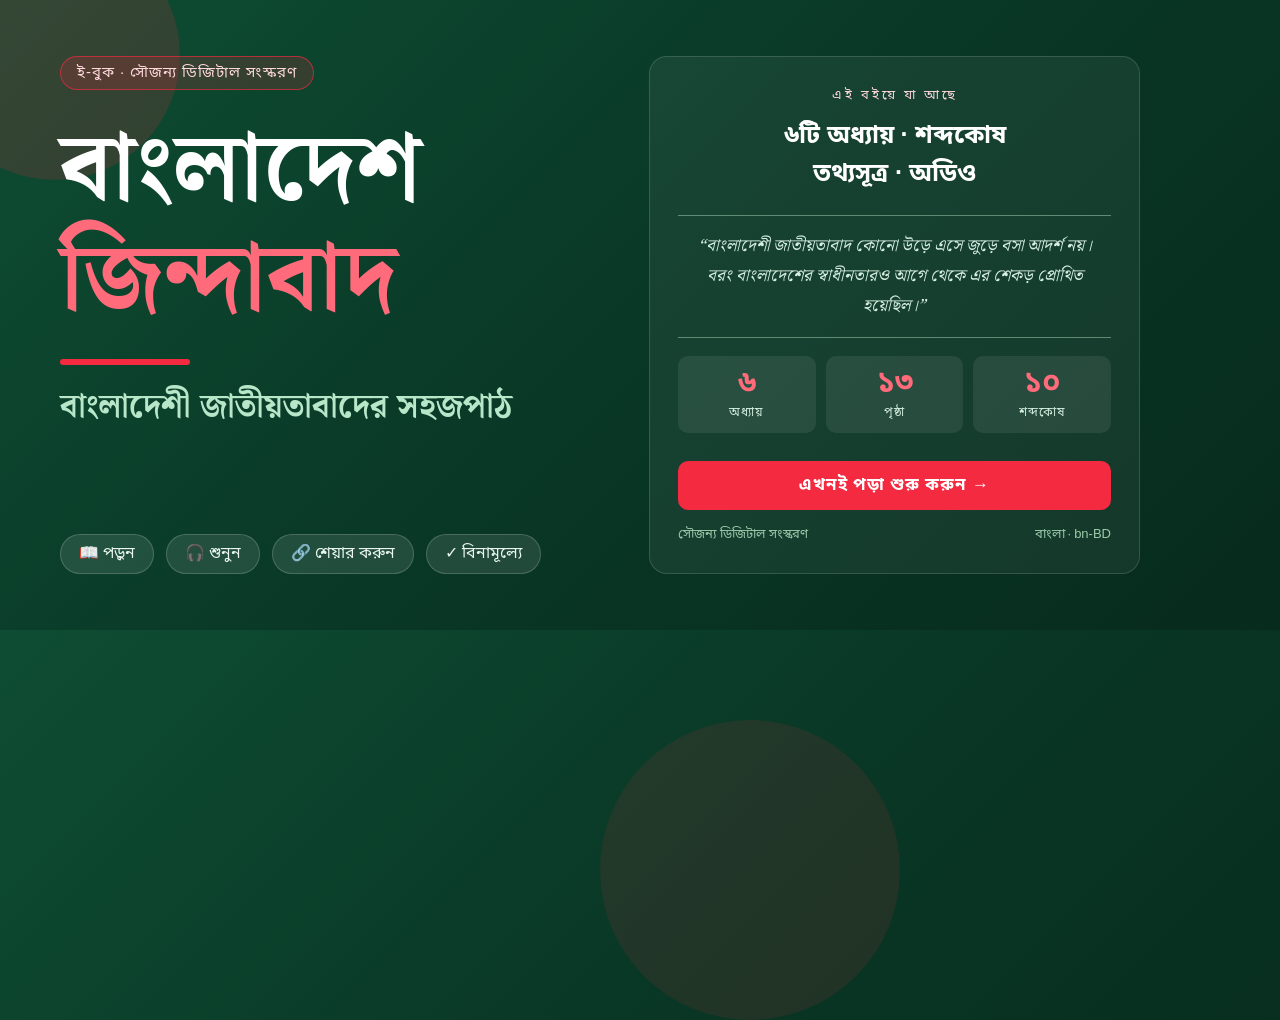
<file: og-image.html>
<!DOCTYPE html>
<html lang="bn">
<head>
<meta charset="UTF-8">
<style>
    @font-face {
        font-family: 'NotoSerifBengali';
        src: url('assets/NotoSerifBengali-Regular.ttf') format('truetype');
        font-weight: 100 500;
    }
    @font-face {
        font-family: 'NotoSerifBengali';
        src: url('assets/NotoSerifBengali-Bold.ttf') format('truetype');
        font-weight: 600 900;
    }
    @font-face {
        font-family: 'NotoSansBengali';
        src: url('assets/NotoSansBengali-Regular.ttf') format('truetype');
        font-weight: 100 500;
    }
    @font-face {
        font-family: 'NotoSansBengali';
        src: url('assets/NotoSansBengali-Bold.ttf') format('truetype');
        font-weight: 600 900;
    }
    * { margin: 0; padding: 0; box-sizing: border-box; }
    body {
        width: 1200px; height: 630px; overflow: hidden;
        font-family: 'NotoSerifBengali', serif;
        background: linear-gradient(135deg, #0E4D33 0%, #093625 55%, #072B1D 100%);
    }
    /* flag disc motif */
    .disc {
        position: absolute; left: -70px; top: -70px;
        width: 250px; height: 250px; border-radius: 50%;
        background: #F42A41; opacity: 0.16;
    }
    .disc2 {
        position: absolute; right: 380px; bottom: -120px;
        width: 300px; height: 300px; border-radius: 50%;
        background: #F42A41; opacity: 0.10;
    }
    .og-card {
        position: relative; z-index: 2;
        width: 100%; height: 100%;
        display: flex; padding: 56px 60px; gap: 48px;
    }
    .og-left { flex: 1.25; display: flex; flex-direction: column; }
    .og-tag {
        display: inline-block; width: fit-content;
        font-family: 'NotoSansBengali', sans-serif;
        font-size: 15px; color: #FFD9DC; letter-spacing: 1px;
        border: 1px solid rgba(244, 42, 65, 0.65);
        background: rgba(244, 42, 65, 0.18);
        padding: 6px 16px; border-radius: 999px; margin-bottom: 26px;
    }
    .og-title {
        font-size: 96px; font-weight: 900; color: #FFFFFF;
        line-height: 1.15; letter-spacing: 0.5px;
    }
    .og-title .red { color: #FF6B7A; }
    .og-rule {
        width: 130px; height: 6px; border-radius: 3px;
        background: #F42A41; margin: 22px 0 20px 0;
    }
    .og-subtitle {
        font-size: 33px; font-weight: 600; color: #B8E6C9; line-height: 1.4;
    }
    .og-features {
        margin-top: auto; display: flex; gap: 12px; flex-wrap: wrap;
    }
    .og-feature {
        font-family: 'NotoSansBengali', sans-serif;
        font-size: 16px; color: #EAF7EF;
        background: rgba(255,255,255,0.10);
        border: 1px solid rgba(255,255,255,0.18);
        padding: 8px 18px; border-radius: 999px;
    }
    .og-right {
        flex: 1; display: flex; flex-direction: column;
        background: rgba(255,255,255,0.055);
        border: 1px solid rgba(255,255,255,0.14);
        border-radius: 18px; padding: 30px 28px;
    }
    .og-right-eyebrow {
        font-family: 'NotoSansBengali', sans-serif;
        font-size: 13px; color: #FFD9DC; letter-spacing: 3px;
        text-transform: uppercase; text-align: center; margin-bottom: 14px;
    }
    .og-right-title {
        font-family: 'NotoSansBengali', sans-serif;
        font-size: 25px; font-weight: 700; color: #FFFFFF;
        text-align: center; line-height: 1.5; margin-bottom: 16px;
    }
    .og-quote {
        font-size: 17px; font-style: italic; color: #D5EFE0;
        line-height: 1.75; text-align: center;
        padding: 16px 14px;
        border-top: 1px solid rgba(184, 230, 201, 0.45);
        border-bottom: 1px solid rgba(184, 230, 201, 0.45);
        margin: 6px 0 18px 0;
    }
    .og-stats { display: grid; grid-template-columns: 1fr 1fr 1fr; gap: 10px; }
    .og-stat { text-align: center; padding: 12px 4px; background: rgba(255,255,255,0.08); border-radius: 10px; }
    .og-stat-num {
        font-family: 'NotoSansBengali', sans-serif;
        font-size: 30px; font-weight: 900; color: #FF6B7A; line-height: 1.1;
    }
    .og-stat-label {
        font-family: 'NotoSansBengali', sans-serif;
        font-size: 12px; color: #D5EFE0; margin-top: 4px; letter-spacing: 1px;
    }
    .og-cta {
        margin-top: auto; padding: 13px 18px; background: #F42A41; color: #FFFFFF;
        border-radius: 10px; text-align: center;
        font-family: 'NotoSansBengali', sans-serif;
        font-size: 17px; font-weight: 700; letter-spacing: 1px;
    }
    .og-foot {
        margin-top: 16px; display: flex; justify-content: space-between; align-items: center;
        font-family: 'NotoSansBengali', sans-serif;
        font-size: 13px; color: #9CCBAA;
    }
</style>
</head>
<body>
<div class="disc"></div>
<div class="disc2"></div>
<div class="og-card">
    <div class="og-left">
        <div class="og-tag">ই-বুক · সৌজন্য ডিজিটাল সংস্করণ</div>
        <h1 class="og-title">বাংলাদেশ<br/><span class="red">জিন্দাবাদ</span></h1>
        <div class="og-rule"></div>
        <p class="og-subtitle">বাংলাদেশী জাতীয়তাবাদের সহজপাঠ</p>
        <div class="og-features">
            <span class="og-feature">📖 পড়ুন</span>
            <span class="og-feature">🎧 শুনুন</span>
            <span class="og-feature">🔗 শেয়ার করুন</span>
            <span class="og-feature">✓ বিনামূল্যে</span>
        </div>
    </div>
    <div class="og-right">
        <div class="og-right-eyebrow">এই বইয়ে যা আছে</div>
        <div class="og-right-title">৬টি অধ্যায় · শব্দকোষ<br/>তথ্যসূত্র · অডিও</div>
        <div class="og-quote">
            “বাংলাদেশী জাতীয়তাবাদ কোনো উড়ে এসে জুড়ে বসা আদর্শ নয়। বরং বাংলাদেশের স্বাধীনতারও আগে থেকে এর শেকড় প্রোথিত হয়েছিল।”
        </div>
        <div class="og-stats">
            <div class="og-stat">
                <div class="og-stat-num">৬</div>
                <div class="og-stat-label">অধ্যায়</div>
            </div>
            <div class="og-stat">
                <div class="og-stat-num">১৩</div>
                <div class="og-stat-label">পৃষ্ঠা</div>
            </div>
            <div class="og-stat">
                <div class="og-stat-num">১০</div>
                <div class="og-stat-label">শব্দকোষ</div>
            </div>
        </div>
        <div class="og-cta">এখনই পড়া শুরু করুন →</div>
        <div class="og-foot">
            <span>সৌজন্য ডিজিটাল সংস্করণ</span>
            <span>বাংলা · bn-BD</span>
        </div>
    </div>
</div>
</body>
</html>
</file>
<file: css/reader.css>
/* ============================================================
   Ebook Reader CSS
   বাংলাদেশ জিন্দাবাদ — Web Reader
   ============================================================ */

@font-face {
    font-family: 'NotoSerifBengali';
    src: url('../assets/NotoSerifBengali-Regular.ttf') format('truetype');
    font-weight: 100 500;
    font-style: normal;
    font-display: swap;
}
@font-face {
    font-family: 'NotoSerifBengali';
    src: url('../assets/NotoSerifBengali-Bold.ttf') format('truetype');
    font-weight: 600 900;
    font-style: normal;
    font-display: swap;
}
@font-face {
    font-family: 'NotoSansBengali';
    src: url('../assets/NotoSansBengali-Regular.ttf') format('truetype');
    font-weight: 100 500;
    font-style: normal;
    font-display: swap;
}
@font-face {
    font-family: 'NotoSansBengali';
    src: url('../assets/NotoSansBengali-Bold.ttf') format('truetype');
    font-weight: 600 900;
    font-style: normal;
    font-display: swap;
}

/* ── Theme tokens ──────────────────────────────────────────── */
:root {
    --c-paper:        #FBFAF6;
    --c-paper-alt:    #F4F1EA;
    --c-ink:          #1F2937;
    --c-ink-soft:     #4B5563;
    --c-muted:        #6B7280;
    --c-line:         #E5E7EB;
    --c-primary:      #145A32;
    --c-primary-2:    #1E8449;
    --c-primary-50:   #E9F7EF;
    --c-primary-100:  #D5F5E3;
    --c-accent:       #C0392B;
    --c-accent-soft:  #FDEDEC;
    --c-info:         #2E86C1;
    --c-info-soft:    #EBF5FB;
    --c-danger:       #C0392B;
    --c-danger-soft:  #FDEDEC;
    --c-success:      #1E8449;
    --c-success-soft: #E9F7EF;
    --c-warning:      #D4AC0D;
    --c-warning-soft: #FEF9E7;

    --font-serif-bn: 'NotoSerifBengali', 'Noto Serif Bengali', serif;
    --font-sans-bn:  'NotoSansBengali',  'Noto Sans Bengali',  sans-serif;
    --font-body: var(--font-serif-bn);
    --font-head: var(--font-sans-bn);

    --font-size: 17px;
    --line-height: 1.8;

    --topbar-h: 56px;
    --audio-h: 64px;

    --w-content: 720px;
}

/* Theme: sepia */
[data-theme="sepia"] {
    --c-paper:        #F4ECD8;
    --c-paper-alt:    #ECE1C5;
    --c-ink:          #3D2F1F;
    --c-ink-soft:     #5C4A33;
    --c-muted:        #8A7355;
    --c-line:         #D9C8A4;
    --c-primary:      #6B4423;
    --c-primary-2:    #8B5A2B;
    --c-primary-50:   #EBD9B5;
    --c-primary-100:  #DCC597;
}

/* Theme: night */
[data-theme="night"] {
    --c-paper:        #1A1F2E;
    --c-paper-alt:    #232938;
    --c-ink:          #E4E6EB;
    --c-ink-soft:     #B0B5C0;
    --c-muted:        #7A8290;
    --c-line:         #2E3548;
    --c-primary:      #6FCF97;
    --c-primary-2:    #58C685;
    --c-primary-50:   #1F2E25;
    --c-primary-100:  #2A3D31;
    --c-accent:       #F1C40F;
    --c-accent-soft:  #2E2710;
    --c-info:         #5DADE2;
    --c-info-soft:    #1B2A3B;
    --c-danger:       #EC7063;
    --c-danger-soft:  #3A1F1D;
    --c-success:      #58C685;
    --c-success-soft: #1F2E25;
    --c-warning:      #F5B041;
    --c-warning-soft: #2E2510;
}

/* ── Reset & base ──────────────────────────────────────────── */
* { box-sizing: border-box; margin: 0; padding: 0; }

html, body {
    background: var(--c-paper);
    color: var(--c-ink);
    font-family: var(--font-body);
    font-size: var(--font-size);
    line-height: var(--line-height);
    -webkit-font-smoothing: antialiased;
    text-rendering: optimizeLegibility;
    font-feature-settings: "kern" 1, "liga" 1;
    scroll-behavior: smooth;
}

body {
    padding-top: var(--topbar-h);
    min-height: 100vh;
    transition: padding-bottom 0.2s ease;
}

body.audio-visible { padding-bottom: calc(var(--audio-h) + 16px); }

img { max-width: 100%; display: block; }

button {
    font-family: var(--font-head);
    cursor: pointer;
    border: none;
    background: transparent;
    color: inherit;
}

/* ── Progress bar ─────────────────────────────────────────── */
.progress-bar {
    position: fixed;
    top: 0; left: 0;
    height: 3px;
    width: 0%;
    background: linear-gradient(90deg, var(--c-primary-2), var(--c-primary));
    z-index: 100;
    transition: width 0.1s ease-out;
}

/* ── Topbar ───────────────────────────────────────────────── */
.topbar {
    position: fixed;
    top: 0; left: 0; right: 0;
    height: var(--topbar-h);
    background: var(--c-paper);
    border-bottom: 1px solid var(--c-line);
    display: flex;
    align-items: center;
    justify-content: space-between;
    padding: 0 14px;
    z-index: 50;
    transition: background 0.2s ease;
}

.topbar-title {
    flex: 1;
    text-align: center;
    overflow: hidden;
    padding: 0 12px;
}
.topbar-title-main {
    display: block;
    font-family: var(--font-head);
    font-size: 14px;
    font-weight: 700;
    color: var(--c-primary);
    line-height: 1.2;
    white-space: nowrap;
    overflow: hidden;
    text-overflow: ellipsis;
}
.topbar-title-sub {
    display: block;
    font-family: var(--font-body);
    font-size: 11px;
    font-style: italic;
    color: var(--c-muted);
    line-height: 1.2;
    white-space: nowrap;
    overflow: hidden;
    text-overflow: ellipsis;
}

.topbar-actions { display: flex; gap: 4px; }

.icon-btn {
    width: 38px; height: 38px;
    border-radius: 8px;
    display: inline-flex;
    align-items: center;
    justify-content: center;
    color: var(--c-ink-soft);
    transition: background 0.15s ease, color 0.15s ease;
}
.icon-btn:hover, .icon-btn:focus {
    background: var(--c-primary-50);
    color: var(--c-primary);
}

/* ── TOC sidebar ─────────────────────────────────────────── */
.toc-sidebar {
    position: fixed;
    top: 0; left: 0; bottom: 0;
    width: 320px;
    max-width: 85vw;
    background: var(--c-paper);
    border-right: 1px solid var(--c-line);
    transform: translateX(-100%);
    transition: transform 0.25s cubic-bezier(0.4, 0, 0.2, 1);
    z-index: 60;
    display: flex;
    flex-direction: column;
}
.toc-sidebar.open { transform: translateX(0); }

.toc-sidebar-header {
    padding: 16px 18px;
    border-bottom: 1px solid var(--c-line);
    display: flex;
    justify-content: space-between;
    align-items: center;
}
.toc-sidebar-title {
    font-family: var(--font-head);
    font-size: 18px;
    font-weight: 700;
    color: var(--c-primary);
}

.toc-nav {
    flex: 1;
    overflow-y: auto;
    padding: 12px 0;
}

.toc-item {
    display: flex;
    align-items: flex-start;
    padding: 10px 18px;
    text-decoration: none;
    color: var(--c-ink);
    border-left: 3px solid transparent;
    transition: background 0.15s ease, border-color 0.15s ease;
    gap: 10px;
}
.toc-item:hover { background: var(--c-primary-50); }
.toc-item.active {
    background: var(--c-primary-50);
    border-left-color: var(--c-primary-2);
}
.toc-num {
    font-family: var(--font-head);
    font-size: 12px;
    font-weight: 700;
    color: var(--c-accent);
    flex-shrink: 0;
    min-width: 24px;
    margin-top: 2px;
}
.toc-text-block { flex: 1; min-width: 0; }
.toc-item-title {
    font-family: var(--font-head);
    font-size: 14px;
    font-weight: 600;
    color: var(--c-ink);
    line-height: 1.35;
    display: block;
}
.toc-item-sub {
    font-family: var(--font-body);
    font-size: 12px;
    font-style: italic;
    color: var(--c-muted);
    line-height: 1.3;
    margin-top: 2px;
    display: block;
}

.toc-section-header {
    font-family: var(--font-head);
    font-size: 10px;
    font-weight: 700;
    color: var(--c-accent);
    letter-spacing: 3px;
    text-transform: uppercase;
    margin: 16px 18px 6px 18px;
    padding-bottom: 6px;
    border-bottom: 1px solid var(--c-line);
}

.toc-sidebar-foot {
    padding: 12px 18px;
    border-top: 1px solid var(--c-line);
}

.toc-overlay, .settings-overlay {
    position: fixed;
    inset: 0;
    background: rgba(0, 0, 0, 0.4);
    z-index: 55;
    opacity: 0;
    pointer-events: none;
    transition: opacity 0.2s ease;
}
.toc-overlay.visible, .settings-overlay.visible {
    opacity: 1;
    pointer-events: auto;
}

/* ── Settings panel ──────────────────────────────────────── */
.settings-panel {
    position: fixed;
    top: 0; right: 0; bottom: 0;
    width: 360px;
    max-width: 90vw;
    background: var(--c-paper);
    border-left: 1px solid var(--c-line);
    transform: translateX(100%);
    transition: transform 0.25s cubic-bezier(0.4, 0, 0.2, 1);
    z-index: 60;
    display: flex;
    flex-direction: column;
    overflow-y: auto;
}
.settings-panel.open { transform: translateX(0); }

.settings-header {
    padding: 16px 18px;
    border-bottom: 1px solid var(--c-line);
    display: flex;
    justify-content: space-between;
    align-items: center;
}
.settings-title {
    font-family: var(--font-head);
    font-size: 18px;
    font-weight: 700;
    color: var(--c-primary);
}

.settings-section {
    padding: 18px;
    border-bottom: 1px solid var(--c-line);
}
.settings-label {
    font-family: var(--font-head);
    font-size: 11px;
    font-weight: 700;
    color: var(--c-muted);
    letter-spacing: 2px;
    text-transform: uppercase;
    margin-bottom: 10px;
    display: block;
}
.settings-row {
    display: flex;
    align-items: center;
    gap: 10px;
}
.settings-row .icon-btn {
    width: 36px; height: 36px;
    font-size: 20px;
    background: var(--c-primary-50);
    border-radius: 50%;
}
.settings-range {
    flex: 1;
    height: 4px;
    background: var(--c-line);
    border-radius: 2px;
    appearance: none;
    -webkit-appearance: none;
    outline: none;
}
.settings-range::-webkit-slider-thumb {
    appearance: none;
    -webkit-appearance: none;
    width: 18px; height: 18px;
    background: var(--c-primary-2);
    border-radius: 50%;
    cursor: pointer;
}
.settings-range::-moz-range-thumb {
    width: 18px; height: 18px;
    background: var(--c-primary-2);
    border-radius: 50%;
    cursor: pointer;
    border: none;
}
.settings-value {
    font-family: var(--font-head);
    font-size: 12px;
    font-weight: 600;
    color: var(--c-ink);
    min-width: 48px;
    text-align: right;
}

.theme-grid {
    display: grid;
    grid-template-columns: 1fr 1fr 1fr;
    gap: 10px;
}
.theme-btn {
    display: flex;
    flex-direction: column;
    align-items: center;
    gap: 6px;
    padding: 10px 6px;
    border: 2px solid var(--c-line);
    border-radius: 8px;
    font-family: var(--font-head);
    font-size: 11px;
    color: var(--c-ink);
    transition: border-color 0.15s ease, background 0.15s ease;
}
.theme-btn.active {
    border-color: var(--c-primary-2);
    background: var(--c-primary-50);
}
.theme-swatch {
    width: 32px; height: 32px;
    border-radius: 50%;
    border: 1px solid var(--c-line);
}
.theme-swatch-day    { background: #FBFAF6; }
.theme-swatch-sepia  { background: #F4ECD8; }
.theme-swatch-night  { background: #1A1F2E; }

.font-grid {
    display: flex;
    flex-direction: column;
    gap: 8px;
}
.font-btn {
    padding: 10px 14px;
    border: 2px solid var(--c-line);
    border-radius: 8px;
    font-size: 13px;
    color: var(--c-ink);
    transition: border-color 0.15s ease, background 0.15s ease;
    text-align: left;
}
.font-btn.active {
    border-color: var(--c-primary-2);
    background: var(--c-primary-50);
    color: var(--c-primary);
    font-weight: 600;
}

/* ── Audio bar ───────────────────────────────────────────── */
.audio-bar {
    position: fixed;
    bottom: 0; left: 0; right: 0;
    height: var(--audio-h);
    background: var(--c-paper);
    border-top: 1px solid var(--c-line);
    display: none;
    align-items: center;
    padding: 0 12px;
    gap: 10px;
    z-index: 45;
    box-shadow: 0 -2px 12px rgba(0,0,0,0.06);
}
.audio-bar.visible { display: flex; }

.audio-btn {
    width: 40px; height: 40px;
    border-radius: 50%;
    background: var(--c-primary);
    color: white;
    display: inline-flex;
    align-items: center;
    justify-content: center;
    flex-shrink: 0;
    transition: background 0.15s ease, transform 0.15s ease;
}
.audio-btn:hover { background: var(--c-primary-2); }
.audio-btn:active { transform: scale(0.95); }

.audio-info { flex: 1; min-width: 0; }
.audio-title {
    font-family: var(--font-head);
    font-size: 12px;
    font-weight: 600;
    color: var(--c-ink);
    white-space: nowrap;
    overflow: hidden;
    text-overflow: ellipsis;
    margin-bottom: 4px;
}
.audio-progress {
    height: 4px;
    background: var(--c-line);
    border-radius: 2px;
    overflow: hidden;
    cursor: pointer;
}
.audio-progress-fill {
    height: 100%;
    background: linear-gradient(90deg, var(--c-primary-2), var(--c-primary));
    width: 0%;
    transition: width 0.2s ease;
}
.audio-speed {
    background: var(--c-primary-50);
    color: var(--c-primary);
    border: 1px solid var(--c-line);
    border-radius: 6px;
    padding: 4px 6px;
    font-size: 11px;
    font-family: var(--font-head);
    font-weight: 600;
}

/* ── Share modal ─────────────────────────────────────────── */
.share-modal {
    position: fixed;
    inset: 0;
    background: rgba(0,0,0,0.55);
    z-index: 100;
    display: none;
    align-items: center;
    justify-content: center;
    padding: 16px;
}
.share-modal.visible { display: flex; }
.share-modal-content {
    background: var(--c-paper);
    border-radius: 14px;
    max-width: 520px;
    width: 100%;
    max-height: 90vh;
    overflow-y: auto;
    box-shadow: 0 12px 50px rgba(0,0,0,0.25);
}
.share-modal-header {
    padding: 18px 22px;
    border-bottom: 1px solid var(--c-line);
    display: flex;
    justify-content: space-between;
    align-items: center;
}
.share-modal-title {
    font-family: var(--font-head);
    font-size: 18px;
    font-weight: 700;
    color: var(--c-primary);
}

.share-preview {
    margin: 16px 18px;
    padding: 12px;
    background: var(--c-paper-alt);
    border: 1px solid var(--c-line);
    border-radius: 10px;
    display: flex;
    gap: 12px;
    align-items: center;
}
.share-preview-img {
    width: 90px; height: 90px;
    border-radius: 8px;
    object-fit: cover;
    flex-shrink: 0;
}
.share-preview-text { flex: 1; min-width: 0; }
.share-preview-title {
    font-family: var(--font-head);
    font-size: 13px;
    font-weight: 700;
    color: var(--c-ink);
    line-height: 1.3;
    margin-bottom: 3px;
}
.share-preview-desc {
    font-family: var(--font-body);
    font-size: 11px;
    color: var(--c-ink-soft);
    line-height: 1.4;
    margin-bottom: 4px;
}
.share-preview-url {
    font-family: var(--font-head);
    font-size: 10px;
    color: var(--c-muted);
    text-transform: uppercase;
    letter-spacing: 1px;
}

.share-grid {
    display: grid;
    grid-template-columns: repeat(4, 1fr);
    gap: 8px;
    padding: 8px 18px 18px 18px;
}
@media (max-width: 480px) {
    .share-grid { grid-template-columns: repeat(3, 1fr); }
}

.share-btn {
    display: flex;
    flex-direction: column;
    align-items: center;
    gap: 6px;
    padding: 12px 4px;
    border-radius: 10px;
    transition: background 0.15s ease, transform 0.15s ease;
    color: var(--c-ink);
}
.share-btn:hover { background: var(--c-primary-50); transform: translateY(-2px); }
.share-btn:active { transform: translateY(0); }
.share-btn span {
    font-family: var(--font-head);
    font-size: 11px;
    font-weight: 600;
}
.share-btn svg { transition: color 0.15s ease; }

.share-whatsapp svg   { color: #25D366; }
.share-messenger svg  { color: #0084FF; }
.share-facebook svg   { color: #1877F2; }
.share-linkedin svg   { color: #0A66C2; }
.share-twitter svg    { color: #000000; }
.share-email svg      { color: var(--c-info); }
.share-telegram svg   { color: #0088CC; }
.share-copy svg       { color: var(--c-ink-soft); }
.share-native svg     { color: var(--c-primary-2); }

.share-link-box {
    margin: 0 18px 14px 18px;
    display: flex;
    gap: 8px;
}
.share-link-box input {
    flex: 1;
    padding: 9px 12px;
    border: 1px solid var(--c-line);
    border-radius: 6px;
    background: var(--c-paper-alt);
    font-family: var(--font-head);
    font-size: 12px;
    color: var(--c-ink);
}
.share-foot-note {
    padding: 12px 22px 18px 22px;
    font-family: var(--font-body);
    font-size: 11px;
    color: var(--c-muted);
    font-style: italic;
    text-align: center;
    line-height: 1.5;
}

/* ── Hero (landing) ──────────────────────────────────────── */
.hero {
    min-height: calc(100vh - var(--topbar-h));
    background: linear-gradient(160deg, #0E3D22 0%, #145A32 55%, #1E8449 100%);
    color: white;
    position: relative;
    overflow: hidden;
    display: flex;
    flex-direction: column;
    justify-content: center;
    align-items: center;
    padding: 40px 24px 20px 24px;
}
.hero::before {
    content: "";
    position: absolute;
    top: -150px; right: -150px;
    width: 380px; height: 380px;
    border-radius: 50%;
    background: radial-gradient(circle at 30% 30%, rgba(82, 190, 128, 0.25), transparent 65%);
    pointer-events: none;
}
.hero::after {
    content: "";
    position: absolute;
    bottom: -180px; left: -180px;
    width: 420px; height: 420px;
    border-radius: 50%;
    background: radial-gradient(circle at 70% 70%, rgba(174, 214, 142, 0.15), transparent 65%);
    pointer-events: none;
}
.hero-card {
    position: relative;
    z-index: 2;
    text-align: center;
    max-width: 600px;
    width: 100%;
}
.hero-tag {
    display: inline-block;
    font-family: var(--font-head);
    font-size: 12px;
    font-weight: 600;
    letter-spacing: 3px;
    color: #A9DFBF;
    border: 1px solid rgba(169, 223, 191, 0.5);
    padding: 6px 16px;
    border-radius: 999px;
    margin-bottom: 26px;
}
.hero-title {
    font-family: var(--font-head);
    font-size: clamp(40px, 8vw, 64px);
    font-weight: 900;
    line-height: 1.1;
    color: white;
    margin-bottom: 22px;
    letter-spacing: -1px;
}
.hero-rule {
    width: 80px; height: 4px;
    background: #A9DFBF;
    margin: 0 auto 22px auto;
    border-radius: 2px;
}
.hero-subtitle {
    font-family: var(--font-body);
    font-size: clamp(18px, 4vw, 22px);
    font-style: italic;
    color: #D5F5E3;
    margin-bottom: 18px;
}
.hero-tagline {
    font-family: var(--font-head);
    font-size: 13px;
    color: #A9DFBF;
    letter-spacing: 1.5px;
    padding: 10px 0;
    border-top: 1px solid rgba(169, 223, 191, 0.3);
    border-bottom: 1px solid rgba(169, 223, 191, 0.3);
    margin-bottom: 30px;
}
.hero-actions {
    display: flex;
    flex-wrap: wrap;
    gap: 10px;
    justify-content: center;
    margin-bottom: 36px;
}
.btn-hero { min-width: 140px; }

.hero-stats {
    display: grid;
    grid-template-columns: repeat(4, 1fr);
    gap: 10px;
    padding-top: 18px;
    border-top: 1px solid rgba(169, 223, 191, 0.3);
}
@media (max-width: 480px) {
    .hero-stats { grid-template-columns: repeat(2, 1fr); }
}
.hero-stat {
    text-align: center;
    padding: 12px 4px;
}
.hero-stat-num {
    display: block;
    font-family: var(--font-head);
    font-size: 26px;
    font-weight: 900;
    color: #A9DFBF;
    line-height: 1;
}
.hero-stat-label {
    display: block;
    font-family: var(--font-head);
    font-size: 11px;
    color: #D5F5E3;
    letter-spacing: 1px;
    margin-top: 4px;
}

.hero-scroll-hint {
    position: absolute;
    bottom: 16px;
    left: 50%;
    transform: translateX(-50%);
    display: flex;
    flex-direction: column;
    align-items: center;
    gap: 4px;
    color: rgba(169, 223, 191, 0.7);
    font-family: var(--font-head);
    font-size: 10px;
    letter-spacing: 2px;
    animation: bobUp 2s ease-in-out infinite;
    z-index: 2;
}
@keyframes bobUp {
    0%, 100% { transform: translate(-50%, 0); }
    50%      { transform: translate(-50%, -8px); }
}

/* ── Buttons ─────────────────────────────────────────────── */
.btn-primary, .btn-secondary {
    display: inline-flex;
    align-items: center;
    justify-content: center;
    gap: 8px;
    padding: 10px 18px;
    border-radius: 8px;
    font-family: var(--font-head);
    font-size: 14px;
    font-weight: 600;
    transition: background 0.15s ease, transform 0.15s ease;
}
.btn-primary {
    background: var(--c-primary-2);
    color: white;
}
.btn-primary:hover { background: var(--c-primary); transform: translateY(-1px); }
.btn-primary:active { transform: translateY(0); }

.btn-secondary {
    background: rgba(255,255,255,0.15);
    color: white;
    border: 1px solid rgba(169, 223, 191, 0.5);
}
.btn-secondary:hover { background: rgba(255,255,255,0.25); }

/* In light context, secondary is dark text on light bg */
.book-content .btn-secondary,
.book-end .btn-secondary {
    background: var(--c-paper-alt);
    color: var(--c-ink);
    border-color: var(--c-line);
}
.book-content .btn-secondary:hover,
.book-end .btn-secondary:hover {
    background: var(--c-primary-50);
    color: var(--c-primary);
    border-color: var(--c-primary-2);
}

/* ── Book content ────────────────────────────────────────── */
.book-content {
    max-width: var(--w-content);
    margin: 0 auto;
    padding: 30px 24px 60px 24px;
}

.chapter {
    padding: 30px 0;
    border-bottom: 1px solid var(--c-line);
}
.chapter:last-child { border-bottom: none; }

.chapter-header {
    margin-bottom: 28px;
    padding-bottom: 18px;
    border-bottom: 2px solid var(--c-primary);
    position: relative;
}
.chapter-num {
    font-family: var(--font-head);
    font-size: 12px;
    font-weight: 700;
    color: var(--c-accent);
    letter-spacing: 4px;
    text-transform: uppercase;
    margin-bottom: 10px;
    display: block;
}
.chapter-title {
    font-family: var(--font-head);
    font-size: clamp(26px, 5vw, 32px);
    font-weight: 700;
    color: var(--c-primary);
    line-height: 1.15;
    margin-bottom: 8px;
    letter-spacing: -0.3px;
}
.chapter-subtitle {
    font-family: var(--font-body);
    font-size: 17px;
    font-style: italic;
    color: var(--c-ink-soft);
    line-height: 1.4;
}

.epigraph {
    margin: 0 0 24px 0;
    padding: 12px 24px;
    font-family: var(--font-body);
    font-style: italic;
    font-size: 14px;
    line-height: 1.6;
    color: var(--c-ink-soft);
    text-align: right;
    border-right: 3px solid var(--c-accent);
    padding-right: 18px;
}

.section-h {
    font-family: var(--font-head);
    font-size: 20px;
    font-weight: 700;
    color: var(--c-primary);
    margin: 30px 0 12px 0;
    padding-left: 12px;
    border-left: 4px solid var(--c-accent);
    line-height: 1.3;
}
.sub-h {
    font-family: var(--font-head);
    font-size: 15px;
    font-weight: 600;
    color: var(--c-ink);
    margin: 22px 0 8px 0;
    line-height: 1.3;
}

.story {
    font-family: var(--font-body);
    font-size: var(--font-size);
    line-height: var(--line-height);
    color: var(--c-ink);
    margin: 0 0 14px 0;
    text-align: justify;
    text-justify: inter-character;
    text-indent: 1.4em;
}
.story:first-of-type { text-indent: 0; }
.story:first-of-type::first-letter {
    font-family: var(--font-head);
    font-size: 52px;
    font-weight: 900;
    color: var(--c-primary);
    float: left;
    line-height: 0.9;
    margin: 6px 8px 0 0;
    padding: 4px 8px;
    background: var(--c-primary-50);
    border-radius: 4px;
}

.diary-entry {
    font-family: var(--font-body);
    font-style: italic;
    font-size: calc(var(--font-size) - 2px);
    line-height: 1.7;
    color: var(--c-primary);
    background: var(--c-primary-50);
    border-left: 4px solid var(--c-primary-2);
    padding: 14px 18px;
    margin: 14px 0 18px 16px;
}

.lead-para, .lead-paragraph {
    font-family: var(--font-body);
    font-size: calc(var(--font-size) + 0.5px);
    line-height: var(--line-height);
    color: var(--c-ink);
    margin: 0 0 14px 0;
    text-align: justify;
}
.lead-para strong, .lead-paragraph strong { color: var(--c-primary); }

/* Callouts */
.callout {
    margin: 16px 0;
    padding: 14px 18px;
    border-radius: 6px;
    border-left: 5px solid;
    font-family: var(--font-body);
}
.callout-label {
    font-family: var(--font-head);
    font-size: 11px;
    font-weight: 700;
    letter-spacing: 2.5px;
    text-transform: uppercase;
    display: block;
    margin-bottom: 6px;
}
.callout-body {
    font-size: calc(var(--font-size) - 1px);
    line-height: 1.7;
    color: var(--c-ink);
}
.callout.info    { background: var(--c-info-soft);    border-color: var(--c-info); }
.callout.info    .callout-label { color: var(--c-info); }
.callout.success { background: var(--c-success-soft); border-color: var(--c-success); }
.callout.success .callout-label { color: var(--c-success); }
.callout.warning { background: var(--c-warning-soft); border-color: var(--c-warning); }
.callout.warning .callout-label { color: #9A7D0A; }
.callout.danger  { background: var(--c-danger-soft);  border-color: var(--c-danger); }
.callout.danger  .callout-label { color: var(--c-danger); }
.callout.note    { background: var(--c-paper-alt);    border-color: var(--c-ink-soft); }
.callout.note    .callout-label { color: var(--c-ink-soft); }

/* Takeaway */
.takeaway {
    margin: 22px 0;
    padding: 18px 22px;
    background: linear-gradient(135deg, var(--c-primary-50), var(--c-paper));
    border: 1px solid var(--c-primary-100);
    border-radius: 8px;
    position: relative;
}
.takeaway::before {
    content: "মূল কথা";
    position: absolute;
    top: -10px;
    left: 18px;
    background: var(--c-primary);
    color: white;
    font-family: var(--font-head);
    font-size: 10px;
    font-weight: 700;
    letter-spacing: 2px;
    padding: 3px 12px;
    border-radius: 4px;
    text-transform: uppercase;
}
.takeaway-text {
    font-family: var(--font-body);
    font-size: calc(var(--font-size) + 0.5px);
    line-height: 1.75;
    color: var(--c-primary);
    font-style: italic;
    margin: 6px 0 0 0;
}

/* Formula */
.formula {
    margin: 20px 0;
    padding: 22px 24px;
    background: var(--c-primary-50);
    border: 2px solid var(--c-primary-2);
    border-radius: 8px;
    text-align: center;
}
.formula-label {
    font-family: var(--font-head);
    font-size: 10px;
    font-weight: 700;
    color: var(--c-primary);
    letter-spacing: 3px;
    text-transform: uppercase;
    margin-bottom: 8px;
}
.formula-text {
    font-family: var(--font-head);
    font-size: 17px;
    font-weight: 700;
    color: var(--c-primary);
    line-height: 1.5;
}

/* Pull quote */
.pull-quote {
    margin: 24px 0;
    padding: 18px 26px;
    font-family: var(--font-body);
    font-size: 18px;
    font-style: italic;
    line-height: 1.55;
    color: var(--c-primary);
    border-top: 2px solid var(--c-primary-2);
    border-bottom: 2px solid var(--c-primary-2);
    text-align: center;
}

/* Tables */
table.data {
    width: 100%;
    border-collapse: collapse;
    margin: 18px 0;
    font-family: var(--font-body);
    font-size: 13.5px;
    line-height: 1.55;
}
table.data thead th {
    background: var(--c-primary);
    color: white;
    font-family: var(--font-head);
    font-size: 12.5px;
    font-weight: 700;
    padding: 11px 12px;
    text-align: left;
    border: 1px solid var(--c-primary);
}
table.data tbody td {
    padding: 10px 12px;
    border: 1px solid var(--c-line);
    vertical-align: top;
    color: var(--c-ink);
}
table.data tbody tr:nth-child(even) td { background: var(--c-primary-50); }
table.data tbody tr:nth-child(odd) td  { background: var(--c-paper); }
table.data td.bold { font-weight: 700; color: var(--c-primary); }
table.data .badge {
    display: inline-block;
    padding: 2px 10px;
    border-radius: 12px;
    font-family: var(--font-head);
    font-size: 11px;
    font-weight: 700;
    color: white;
}
.badge.high  { background: var(--c-danger); }
.badge.mid   { background: var(--c-accent); }
.badge.low   { background: var(--c-warning); color: #4A3F00; }
.badge.rare  { background: var(--c-success); }

/* Bullets */
.bn-bullets {
    list-style: none;
    padding: 0;
    margin: 10px 0 16px 0;
}
.bn-bullets li {
    font-family: var(--font-body);
    font-size: calc(var(--font-size) - 1px);
    line-height: 1.75;
    color: var(--c-ink);
    padding-left: 24px;
    position: relative;
    margin-bottom: 4px;
}
.bn-bullets li::before {
    content: "◆";
    color: var(--c-primary-2);
    position: absolute;
    left: 4px;
    top: 1px;
    font-size: 10px;
}

/* Barrier list (numbered) */
.barrier-list {
    margin: 14px 0;
    padding: 0;
    list-style: none;
    counter-reset: bnum;
}
.barrier-list li {
    counter-increment: bnum;
    margin-bottom: 14px;
    padding: 14px 18px 14px 56px;
    background: var(--c-paper-alt);
    border-left: 4px solid var(--c-primary-2);
    border-radius: 0 6px 6px 0;
    position: relative;
    font-family: var(--font-body);
    font-size: 13.5px;
    line-height: 1.7;
    color: var(--c-ink);
}
.barrier-list li::before {
    content: counter(bnum);
    position: absolute;
    left: 14px;
    top: 12px;
    width: 30px; height: 30px;
    background: var(--c-primary);
    color: white;
    font-family: var(--font-head);
    font-weight: 700;
    font-size: 14px;
    border-radius: 50%;
    display: flex;
    align-items: center;
    justify-content: center;
}
.barrier-list strong {
    display: block;
    font-family: var(--font-head);
    font-size: 14px;
    color: var(--c-primary);
    margin-bottom: 2px;
}

/* Quiz */
.quiz-question {
    background: var(--c-info-soft);
    border: 1px solid rgba(174, 214, 241, 0.7);
    border-radius: 8px;
    padding: 16px 18px;
    margin: 14px 0;
}
.quiz-question .qlabel {
    font-family: var(--font-head);
    font-size: 10px;
    font-weight: 700;
    color: var(--c-info);
    letter-spacing: 2px;
    text-transform: uppercase;
    margin-bottom: 4px;
    display: block;
}
.quiz-question .qtext {
    font-family: var(--font-head);
    font-size: 15px;
    font-weight: 600;
    color: var(--c-ink);
    margin-bottom: 10px;
    line-height: 1.5;
}
.quiz-options { list-style: none; padding: 0; margin: 0; }
.quiz-options li {
    font-family: var(--font-body);
    font-size: 13.5px;
    line-height: 1.65;
    color: var(--c-ink);
    padding: 6px 0 6px 32px;
    position: relative;
    border-bottom: 1px dashed var(--c-line);
}
.quiz-options li:last-child { border-bottom: none; }
.quiz-options li::before {
    content: "☐";
    position: absolute;
    left: 6px;
    top: 6px;
    font-size: 16px;
    color: var(--c-info);
    font-weight: 700;
}
.quiz-options .opt-key {
    font-family: var(--font-head);
    font-weight: 700;
    color: var(--c-info);
    margin-right: 6px;
}

/* Action plan */
.action-plan {
    margin: 18px 0;
    border: 1px solid var(--c-line);
    border-radius: 8px;
    overflow: hidden;
}
.action-row {
    display: grid;
    grid-template-columns: 40px 110px 1fr;
    align-items: stretch;
    border-bottom: 1px solid var(--c-line);
}
.action-row:last-child { border-bottom: none; }
.action-row .check {
    display: flex;
    align-items: center;
    justify-content: center;
    font-size: 18px;
    color: var(--c-primary-2);
    background: var(--c-primary-50);
}
.action-row .day {
    font-family: var(--font-head);
    font-size: 12px;
    font-weight: 700;
    color: var(--c-primary);
    padding: 12px;
    background: var(--c-primary-50);
    border-right: 1px solid var(--c-line);
    display: flex;
    align-items: center;
}
.action-row .task {
    font-family: var(--font-body);
    font-size: 13.5px;
    line-height: 1.65;
    color: var(--c-ink);
    padding: 12px 16px;
}

/* Worksheet */
.worksheet {
    width: 100%;
    border-collapse: collapse;
    margin: 16px 0;
    font-family: var(--font-body);
    font-size: 12.5px;
}
.worksheet th {
    background: var(--c-primary);
    color: white;
    font-family: var(--font-head);
    font-size: 12px;
    font-weight: 700;
    padding: 9px 10px;
    text-align: left;
    border: 1px solid var(--c-primary);
}
.worksheet td {
    padding: 18px 10px;
    border: 1px solid var(--c-line);
    background: var(--c-paper);
    height: 36px;
    vertical-align: top;
    color: var(--c-muted);
}

/* Glossary */
.glossary-list {
    margin: 0;
    padding: 0;
    list-style: none;
}
.glossary-list li {
    padding: 12px 0;
    border-bottom: 1px dashed var(--c-line);
}
.glossary-list .term {
    font-family: var(--font-head);
    font-size: 14.5px;
    font-weight: 700;
    color: var(--c-primary);
    display: block;
    margin-bottom: 2px;
}
.glossary-list .pronounce {
    font-family: var(--font-body);
    font-size: 11px;
    font-style: italic;
    color: var(--c-muted);
    margin-left: 8px;
    font-weight: 400;
}
.glossary-list .def {
    font-family: var(--font-body);
    font-size: 13.5px;
    line-height: 1.7;
    color: var(--c-ink);
    margin: 4px 0 0 0;
}

/* Resource list */
.resource-list { margin: 0; padding: 0; list-style: none; }
.resource-list li {
    padding: 12px 14px;
    background: var(--c-paper-alt);
    border-left: 4px solid var(--c-accent);
    margin-bottom: 10px;
    border-radius: 0 4px 4px 0;
}
.resource-list .rtype {
    font-family: var(--font-head);
    font-size: 10px;
    font-weight: 700;
    color: var(--c-accent);
    letter-spacing: 2px;
    text-transform: uppercase;
    margin-bottom: 2px;
    display: block;
}
.resource-list .rtitle {
    font-family: var(--font-head);
    font-size: 13.5px;
    font-weight: 700;
    color: var(--c-ink);
    margin-bottom: 2px;
}
.resource-list .rdesc {
    font-family: var(--font-body);
    font-size: 12px;
    color: var(--c-ink-soft);
    line-height: 1.5;
}

/* About grid */
.about-grid {
    display: grid;
    grid-template-columns: 1fr 1fr;
    gap: 14px;
    margin: 16px 0;
}
@media (max-width: 520px) {
    .about-grid { grid-template-columns: 1fr; }
}
.about-card {
    background: var(--c-paper-alt);
    border: 1px solid var(--c-line);
    border-radius: 6px;
    padding: 14px 16px;
}
.about-card .atitle {
    font-family: var(--font-head);
    font-size: 12px;
    font-weight: 700;
    color: var(--c-primary);
    letter-spacing: 1.5px;
    text-transform: uppercase;
    margin-bottom: 6px;
}
.about-card .abody {
    font-family: var(--font-body);
    font-size: 13px;
    line-height: 1.7;
    color: var(--c-ink);
}

/* Book end */
.book-end {
    background: linear-gradient(160deg, #1E8449 0%, #145A32 60%, #0E3D22 100%);
    color: white;
    padding: 60px 24px;
    text-align: center;
}
.book-end-card {
    max-width: 600px;
    margin: 0 auto;
}
.book-end-tag {
    font-family: var(--font-head);
    font-size: 11px;
    font-weight: 600;
    letter-spacing: 4px;
    color: #A9DFBF;
    text-transform: uppercase;
    margin-bottom: 18px;
}
.book-end-title {
    font-family: var(--font-head);
    font-size: clamp(22px, 4.5vw, 30px);
    font-weight: 800;
    color: white;
    line-height: 1.25;
    margin-bottom: 18px;
}
.book-end-rule {
    width: 70px; height: 3px;
    background: #A9DFBF;
    margin: 0 auto 20px auto;
}
.book-end-body {
    font-family: var(--font-body);
    font-size: 15px;
    line-height: 1.8;
    color: #D5F5E3;
    margin-bottom: 24px;
}
.book-end-actions {
    display: flex;
    gap: 10px;
    justify-content: center;
    flex-wrap: wrap;
    margin-bottom: 28px;
}
.book-end-foot {
    font-family: var(--font-head);
    font-size: 11px;
    color: #A9DFBF;
    letter-spacing: 2px;
    padding-top: 18px;
    border-top: 1px solid rgba(169, 223, 191, 0.3);
}

/* FAB share button (mobile) */
.fab-share {
    position: fixed;
    bottom: 16px;
    right: 16px;
    width: 50px; height: 50px;
    background: var(--c-primary);
    color: white;
    border-radius: 50%;
    display: none;
    align-items: center;
    justify-content: center;
    box-shadow: 0 4px 14px rgba(0,0,0,0.25);
    z-index: 40;
    transition: background 0.15s ease, transform 0.15s ease;
}
.fab-share:hover { background: var(--c-primary-2); transform: scale(1.05); }
.fab-share:active { transform: scale(0.95); }

body.audio-visible .fab-share { bottom: calc(var(--audio-h) + 16px); }

@media (max-width: 600px) {
    .fab-share { display: inline-flex; }
    .topbar-actions .icon-btn#btnShare { display: none; }
}

/* ── TTS highlight ───────────────────────────────────────── */
.tts-highlight {
    background: var(--c-accent-soft);
    border-radius: 3px;
    box-shadow: 0 0 0 2px var(--c-accent);
    transition: background 0.15s ease;
}

/* ── Responsive ──────────────────────────────────────────── */
@media (max-width: 720px) {
    :root { --w-content: 100%; }
    .book-content { padding: 22px 18px 60px 18px; }
    .topbar-title-main { font-size: 13px; }
    .topbar-title-sub  { font-size: 10px; }
    .chapter { padding: 22px 0; }
    .story, .lead-para, .lead-paragraph {
        text-align: left;
    }
    table.data { font-size: 12.5px; }
    table.data thead th { font-size: 11.5px; padding: 8px 9px; }
    table.data tbody td { padding: 8px 9px; }
    .action-row { grid-template-columns: 32px 80px 1fr; }
    .action-row .day { font-size: 11px; padding: 10px; }
    .action-row .task { font-size: 12.5px; padding: 10px 12px; }
}

/* Print */
@media print {
    .topbar, .audio-bar, .fab-share, .toc-sidebar, .settings-panel,
    .toc-overlay, .settings-overlay, .share-modal, .progress-bar,
    .hero-scroll-hint, .book-end-actions { display: none !important; }
    body { padding-top: 0; }
    .book-content { max-width: 100%; padding: 0; }
}

/* ── Speech quotes (content.js) ───────────────────────────── */
.speech-quote {
    margin: 24px 0;
    padding: 18px 26px;
    background: var(--c-paper-alt);
    border-left: 4px solid var(--c-accent);
    border-radius: 0 6px 6px 0;
    font-family: var(--font-body);
    font-size: 16px;
    font-style: italic;
    line-height: 1.7;
    color: var(--c-ink);
}
.speech-quote .sq-src {
    display: block;
    margin-top: 10px;
    font-style: normal;
    font-family: var(--font-head);
    font-size: 13px;
    font-weight: 700;
    color: var(--c-accent);
}

/* ── Closing line (উপসংহার) ───────────────────────────────── */
.book-line {
    margin: 30px 0 10px;
    text-align: center;
    font-family: var(--font-head);
    font-weight: 800;
    font-size: 28px;
    color: var(--c-accent);
    letter-spacing: 0.5px;
}
</file>
<file: css/extras.css>
/* ============================================================
   extras.css — Quote Card Maker + Reader's Journal
   Reuses reader.css design tokens (per-theme CSS variables)
   ============================================================ */

/* ── Floating selection button (quote card) ─────────────── */
.sel-quote-btn {
    display: none;
    position: fixed;
    z-index: 1200;
    align-items: center;
    gap: 6px;
    padding: 9px 16px;
    border: none;
    border-radius: 999px;
    background: var(--c-primary);
    color: #fff;
    font-family: var(--font-head);
    font-size: 14px;
    font-weight: 600;
    cursor: pointer;
    box-shadow: 0 6px 18px rgba(0, 0, 0, 0.28);
}
.sel-quote-btn:hover { background: var(--c-primary-2); }

/* ── Quote card modal internals ─────────────────────────── */
.qc-body { padding: 18px 22px 22px; overflow-y: auto; max-height: calc(88vh - 70px); }

.qc-label {
    display: block;
    font-family: var(--font-head);
    font-size: 14px;
    font-weight: 600;
    color: var(--c-ink-soft);
    margin: 14px 0 8px;
}
.qc-label:first-child { margin-top: 0; }

.qc-text {
    width: 100%;
    min-height: 84px;
    resize: vertical;
    padding: 12px 14px;
    border: 1.5px solid var(--c-line);
    border-radius: 10px;
    background: var(--c-paper-alt);
    color: var(--c-ink);
    font-family: var(--font-body);
    font-size: 16px;
    line-height: 1.6;
}
.qc-text:focus { outline: none; border-color: var(--c-primary); }

.qc-presets { display: flex; flex-wrap: wrap; gap: 8px; margin-top: 8px; }
.qc-preset {
    padding: 7px 12px;
    border: 1px solid var(--c-line);
    border-radius: 999px;
    background: var(--c-paper);
    color: var(--c-ink-soft);
    font-family: var(--font-body);
    font-size: 13px;
    cursor: pointer;
    max-width: 100%;
    overflow: hidden;
    text-overflow: ellipsis;
    white-space: nowrap;
}
.qc-preset:hover { border-color: var(--c-primary); color: var(--c-primary); }

.qc-themes { display: grid; grid-template-columns: repeat(5, 1fr); gap: 10px; }
.qc-theme {
    border: 2px solid var(--c-line);
    border-radius: 12px;
    background: var(--c-paper);
    padding: 8px 6px;
    cursor: pointer;
    text-align: center;
    font-family: var(--font-body);
    font-size: 12.5px;
    color: var(--c-ink-soft);
}
.qc-theme .qc-swatch {
    display: block;
    height: 34px;
    border-radius: 8px;
    margin-bottom: 6px;
    border: 1px solid rgba(0,0,0,0.12);
}
.qc-theme.active { border-color: var(--c-primary); color: var(--c-primary); font-weight: 600; }
.qc-swatch[data-qtheme="dark-green"]  { background: linear-gradient(135deg, #0B3D2E, #C9A227 160%); }
.qc-swatch[data-qtheme="golden-doc"]  { background: linear-gradient(135deg, #F7EDD3, #EAD093); }
.qc-swatch[data-qtheme="crimson"]     { background: linear-gradient(135deg, #4A0E12, #E0A93E 170%); }
.qc-swatch[data-qtheme="cream-paper"] { background: linear-gradient(135deg, #FBF6EA, #EFE6D0); }
.qc-swatch[data-qtheme="moonless"]    { background: linear-gradient(135deg, #0B0B12, #C25B5B 190%); }

.qc-preview {
    width: 100%;
    aspect-ratio: 16 / 9;
    border-radius: 12px;
    border: 1px solid var(--c-line);
    display: block;
    background: #111;
}

.qc-actions { display: flex; flex-wrap: wrap; gap: 10px; margin-top: 16px; }
.qc-btn {
    flex: 1 1 auto;
    padding: 11px 18px;
    border: none;
    border-radius: 10px;
    background: var(--c-primary);
    color: #fff;
    font-family: var(--font-head);
    font-size: 15px;
    font-weight: 600;
    cursor: pointer;
    display: inline-flex;
    align-items: center;
    justify-content: center;
    gap: 8px;
}
.qc-btn:hover { background: var(--c-primary-2); }
.qc-btn.ghost {
    background: transparent;
    color: var(--c-primary);
    border: 1.5px solid var(--c-primary);
}
.qc-btn.ghost:hover { background: var(--c-primary-50); }

.qc-share-grid { display: flex; flex-wrap: wrap; gap: 8px; margin-top: 12px; }
.qc-share {
    flex: 1 1 30%;
    padding: 10px 8px;
    border: 1px solid var(--c-line);
    border-radius: 10px;
    background: var(--c-paper);
    color: var(--c-ink);
    font-family: var(--font-head);
    font-size: 13.5px;
    font-weight: 600;
    cursor: pointer;
}
.qc-share:hover { border-color: var(--c-primary); color: var(--c-primary); }
.qc-share.qs-whatsapp:hover  { border-color: #25D366; color: #128C7E; }
.qc-share.qs-facebook:hover  { border-color: #1877F2; color: #1877F2; }
.qc-share.qs-twitter:hover   { border-color: #0f1419; color: #0f1419; }
.qc-share.qs-telegram:hover  { border-color: #229ED9; color: #229ED9; }
.qc-share.qs-native:hover    { border-color: var(--c-primary); color: var(--c-primary); }

.qc-foot-note {
    margin-top: 12px;
    font-size: 12.5px;
    color: var(--c-muted);
    line-height: 1.55;
}

/* ── Reader's Journal: in-chapter card ──────────────────── */
section.chapter { position: relative; }

.chapter-bookmark {
    position: absolute;
    top: 0;
    right: 0;
    width: 40px;
    height: 40px;
    border: 1px solid var(--c-line);
    border-radius: 10px;
    background: var(--c-paper);
    font-size: 18px;
    line-height: 1;
    cursor: pointer;
    opacity: 0.55;
    filter: grayscale(1);
    transition: opacity .2s, filter .2s, border-color .2s;
}
.chapter-bookmark:hover { opacity: 1; }
.chapter-bookmark.active { opacity: 1; filter: none; border-color: var(--c-primary); background: var(--c-primary-50); }

.journal-card {
    margin-top: 34px;
    padding: 18px 20px;
    border: 1.5px dashed var(--c-line);
    border-radius: 14px;
    background: var(--c-paper-alt);
}
.jc-head {
    display: flex;
    justify-content: space-between;
    align-items: center;
    margin-bottom: 10px;
}
.jc-title {
    font-family: var(--font-head);
    font-size: 15px;
    font-weight: 700;
    color: var(--c-primary);
}
.jc-status { font-size: 12.5px; color: var(--c-success); }
.jc-status.err { color: var(--c-danger); }

.jc-note {
    width: 100%;
    min-height: 110px;
    resize: vertical;
    padding: 12px 14px;
    border: 1.5px solid var(--c-line);
    border-radius: 10px;
    background: var(--c-paper);
    color: var(--c-ink);
    font-family: var(--font-body);
    font-size: 16px;
    line-height: 1.7;
}
.jc-note:focus { outline: none; border-color: var(--c-primary); }

.jc-foot {
    display: flex;
    justify-content: space-between;
    align-items: center;
    margin-top: 10px;
    gap: 10px;
    flex-wrap: wrap;
}
.jc-save {
    padding: 8px 16px;
    border: none;
    border-radius: 8px;
    background: var(--c-primary);
    color: #fff;
    font-family: var(--font-head);
    font-size: 13.5px;
    font-weight: 600;
    cursor: pointer;
}
.jc-save:hover { background: var(--c-primary-2); }
.jc-hint { font-size: 12px; color: var(--c-muted); }

/* TOC bookmark badge */
.toc-item { position: relative; }
.toc-bm { margin-left: 6px; font-size: 12px; }

/* ── Reader's Journal modal ─────────────────────────────── */
.jm-body { padding: 16px 22px 22px; overflow-y: auto; max-height: calc(88vh - 70px); }

.jm-toolbar { display: flex; flex-wrap: wrap; gap: 10px; margin-bottom: 14px; }
.jm-tbtn {
    padding: 10px 16px;
    border: none;
    border-radius: 10px;
    background: var(--c-primary);
    color: #fff;
    font-family: var(--font-head);
    font-size: 14px;
    font-weight: 600;
    cursor: pointer;
}
.jm-tbtn:hover { background: var(--c-primary-2); }
.jm-tbtn.ghost {
    background: transparent;
    color: var(--c-primary);
    border: 1.5px solid var(--c-primary);
}
.jm-tbtn.ghost:hover { background: var(--c-primary-50); }
.jm-tbtn.danger { background: transparent; color: var(--c-danger); border: 1.5px solid var(--c-danger); }
.jm-tbtn.danger:hover { background: var(--c-danger-soft); }

#jmFlash {
    font-size: 13px;
    color: var(--c-success);
    font-family: var(--font-head);
    align-self: center;
    opacity: 0;
    transition: opacity .3s;
}
#jmFlash.show { opacity: 1; }

.jm-section-title {
    font-family: var(--font-head);
    font-size: 14px;
    font-weight: 700;
    color: var(--c-ink-soft);
    margin: 16px 0 8px;
}
.jm-bookmarks { display: flex; flex-wrap: wrap; gap: 8px; }
.jm-bm-chip {
    padding: 8px 14px;
    border: 1px solid var(--c-primary);
    border-radius: 999px;
    background: var(--c-primary-50);
    color: var(--c-primary);
    font-family: var(--font-body);
    font-size: 13.5px;
    cursor: pointer;
}
.jm-bm-chip:hover { background: var(--c-primary-100); }
.jm-empty { font-size: 13px; color: var(--c-muted); }

.jm-row {
    border: 1px solid var(--c-line);
    border-radius: 12px;
    padding: 12px 14px;
    margin-bottom: 10px;
    background: var(--c-paper);
}
.jm-row.has-note { border-color: var(--c-primary-100); background: var(--c-primary-50); }
.jm-row-head { display: flex; justify-content: space-between; gap: 10px; align-items: center; }
.jm-row-title { font-family: var(--font-head); font-size: 14.5px; font-weight: 700; color: var(--c-ink); }
.jm-row-badge {
    font-size: 11.5px;
    padding: 3px 10px;
    border-radius: 999px;
    background: var(--c-line);
    color: var(--c-ink-soft);
    white-space: nowrap;
}
.jm-row.has-note .jm-row-badge { background: var(--c-primary); color: #fff; }
.jm-row-preview {
    font-family: var(--font-body);
    font-size: 14px;
    color: var(--c-ink-soft);
    line-height: 1.6;
    margin: 8px 0;
    word-break: break-word;
}
.jm-row-preview em { color: var(--c-muted); }
.jm-row-actions { display: flex; gap: 8px; flex-wrap: wrap; }
.jm-btn {
    padding: 7px 14px;
    border: 1px solid var(--c-line);
    border-radius: 8px;
    background: var(--c-paper);
    color: var(--c-ink-soft);
    font-family: var(--font-head);
    font-size: 13px;
    font-weight: 600;
    cursor: pointer;
}
.jm-btn:hover { border-color: var(--c-primary); color: var(--c-primary); }
.jm-btn.jm-danger:hover { border-color: var(--c-danger); color: var(--c-danger); }

.jm-privacy {
    margin-top: 14px;
    font-size: 12.5px;
    color: var(--c-muted);
    line-height: 1.55;
}

/* ── Slide figures (ভিজ্যুয়াল ব্যাখ্যা) ─────────────────── */
.slide-figure {
    margin: 30px 0;
    border: 1px solid var(--c-line);
    border-radius: 14px;
    background: var(--c-paper);
    overflow: hidden;
    box-shadow: 0 4px 14px rgba(0, 0, 0, 0.06);
}
.sf-link {
    display: block;
    position: relative;
    line-height: 0;
}
.sf-link img {
    width: 100%;
    height: auto;
    display: block;
}
.sf-zoom {
    position: absolute;
    right: 10px;
    bottom: 10px;
    padding: 6px 12px;
    border-radius: 999px;
    background: rgba(0, 0, 0, 0.55);
    color: #fff;
    font-family: var(--font-head);
    font-size: 12px;
    font-weight: 600;
    opacity: 0;
    transition: opacity .25s;
    line-height: 1.4;
}
.sf-link:hover .sf-zoom, .sf-link:focus .sf-zoom { opacity: 1; }
.slide-figure figcaption {
    display: block;
    padding: 12px 16px;
    border-top: 1px solid var(--c-line);
    font-family: var(--font-body);
    font-size: 14px;
    line-height: 1.65;
    color: var(--c-ink-soft);
}
.sf-badge {
    display: inline-block;
    padding: 2px 10px;
    margin-right: 6px;
    border-radius: 999px;
    background: var(--c-primary-50);
    color: var(--c-primary);
    font-family: var(--font-head);
    font-size: 11.5px;
    font-weight: 700;
    vertical-align: 1px;
    white-space: nowrap;
}
.sf-cap { color: var(--c-ink); }
.sf-src {
    display: block;
    margin-top: 4px;
    font-size: 12px;
    color: var(--c-muted);
}

/* ── Profile card (রূপান্তরকারী) ────────────────────────── */
.profile-card {
    margin-top: 26px;
    display: flex;
    gap: 18px;
    align-items: flex-start;
    padding: 20px 22px;
    border: 1.5px solid var(--c-primary-100);
    border-radius: 14px;
    background: var(--c-primary-50);
}
.pc-avatar img {
    width: 96px;
    height: 92px;
    object-fit: cover;
    border-radius: 50%;
    border: 3px solid var(--c-primary);
    display: block;
    background: var(--c-paper);
}
.pc-role {
    font-family: var(--font-head);
    font-size: 12.5px;
    font-weight: 700;
    letter-spacing: 0.02em;
    text-transform: uppercase;
    color: var(--c-primary);
    margin-bottom: 2px;
}
.pc-name {
    font-family: var(--font-head);
    font-size: 20px;
    font-weight: 800;
    color: var(--c-ink);
    margin-bottom: 6px;
}
.pc-bio {
    font-family: var(--font-body);
    font-size: 14.5px;
    line-height: 1.7;
    color: var(--c-ink-soft);
    margin-bottom: 10px;
}
.pc-link {
    display: inline-block;
    padding: 8px 16px;
    border-radius: 999px;
    background: var(--c-primary);
    color: #fff;
    font-family: var(--font-head);
    font-size: 13.5px;
    font-weight: 600;
    text-decoration: none;
}
.pc-link:hover { background: var(--c-primary-2); }

/* ── Responsive ─────────────────────────────────────────── */
@media (max-width: 640px) {
    .qc-themes { grid-template-columns: repeat(3, 1fr); }
    .qc-share { flex: 1 1 46%; }
    .chapter-bookmark { width: 34px; height: 34px; font-size: 15px; }
    .journal-card { padding: 14px; }
    .slide-figure { margin: 22px 0; border-radius: 10px; }
    .slide-figure figcaption { padding: 10px 12px; font-size: 13px; }
    .profile-card { flex-direction: column; align-items: center; text-align: center; padding: 16px; }
    .pc-bio { text-align: left; }
}
</file>
